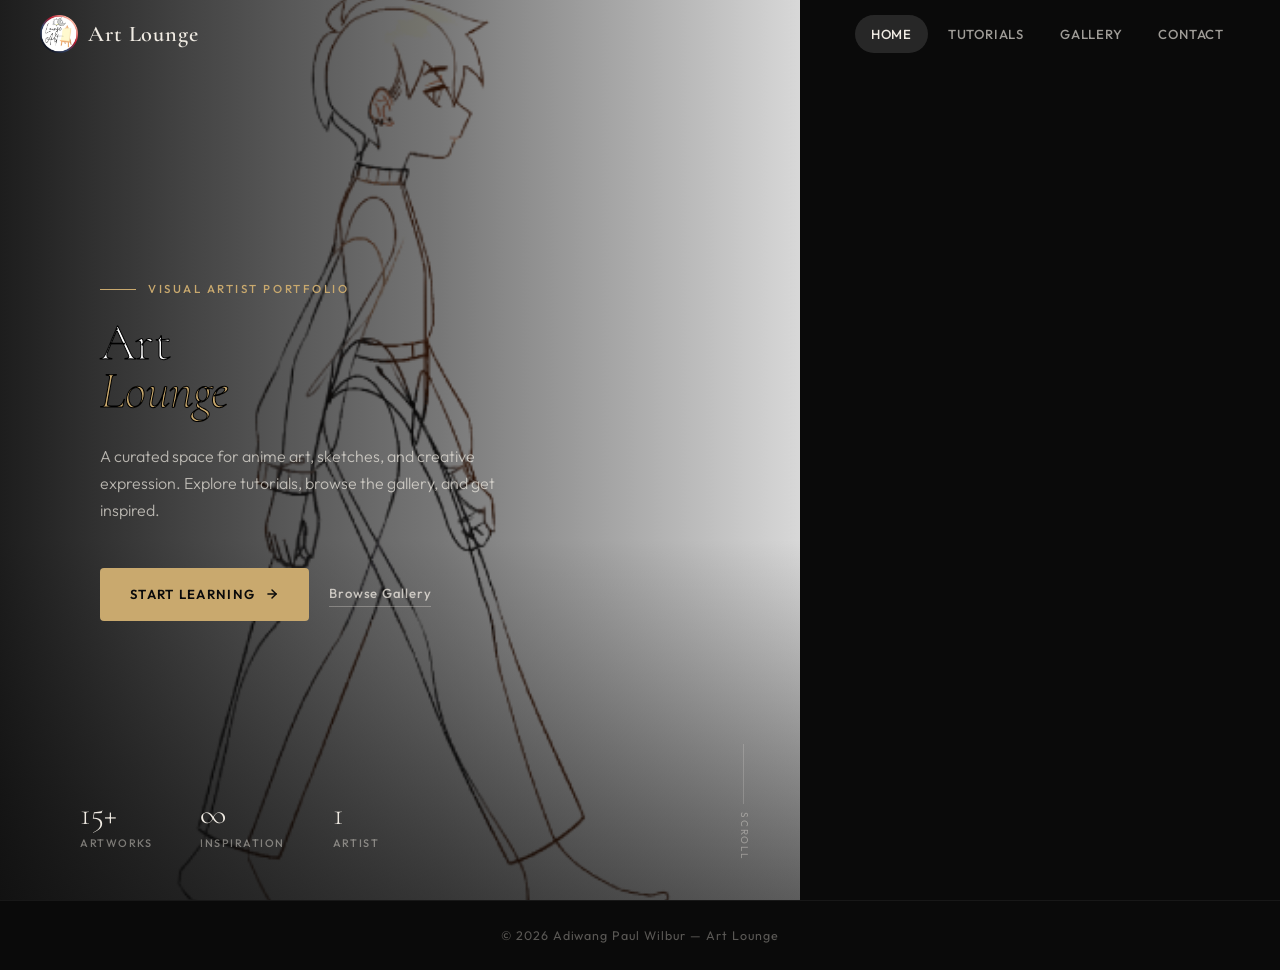
<file: index.html>
<!DOCTYPE html>
<html lang="en">
<head>
<meta charset="UTF-8">
<meta name="viewport" content="width=device-width, initial-scale=1.0">
<title>Art Lounge</title>

<link rel="preconnect" href="https://fonts.googleapis.com">
<link href="https://fonts.googleapis.com/css2?family=Cormorant+Garamond:ital,wght@0,300;0,400;0,600;1,300;1,400&family=Outfit:wght@300;400;500;600&display=swap" rel="stylesheet">
<link rel="stylesheet" href="css/style.css">

<style>
/* ── PAGE-SPECIFIC OVERRIDES & HOMEPAGE STYLES ────────────────── */


body {
  background: #0a0a0a;
  color: #f0ebe3;
  overflow-x: hidden;
  font-family: 'Outfit', sans-serif;
  animation: none; 
}

/* ── HEADER ─────────────────────────────────────────────────── */
header {
  position: fixed;
  top: 0; left: 0; right: 0;
  z-index: 100;
  height: 68px;
  display: flex;
  align-items: center;
  justify-content: space-between;
  padding: 0 40px;
  background: transparent;
  border-bottom: none;
  box-shadow: none;
  transition: background 0.4s, backdrop-filter 0.4s;
}

header.scrolled {
  background: rgba(10,10,10,0.85);
  backdrop-filter: blur(16px);
  border-bottom: 1px solid rgba(255,255,255,0.06);
}

.brand {
  display: flex;
  align-items: center;
  gap: 10px;
  text-decoration: none;
}

.brand img {
  width: 38px;
  height: 38px;
  border-radius: 10px;
  object-fit: contain;
}

.brand h1 {
  font-family: 'Cormorant Garamond', Georgia, serif;
  font-size: 1.4rem;
  font-weight: 600;
  color: #f0ebe3;
  letter-spacing: 0.04em;
}

/* ── NAV ────────────────────────────────────────────────────── */
nav ul {
  list-style: none;
  display: flex;
  gap: 4px;
}

nav a {
  font-family: 'Outfit', sans-serif;
  font-size: 0.82rem;
  font-weight: 500;
  letter-spacing: 0.06em;
  text-transform: uppercase;
  color: rgba(240,235,227,0.65);
  text-decoration: none;
  padding: 8px 16px;
  border-radius: 24px;
  transition: color 0.2s, background 0.2s;
}

nav a:hover { color: #f0ebe3; background: rgba(255,255,255,0.08); }
nav a.active { color: #f0ebe3; background: rgba(255,255,255,0.12); }

/* Hamburger */
.nav-toggle {
  display: none;
  flex-direction: column;
  gap: 5px;
  background: none;
  border: none;
  cursor: pointer;
  padding: 8px;
  transform: none !important;
  box-shadow: none !important;
}

.nav-toggle span {
  display: block;
  width: 22px;
  height: 2px;
  background: #f0ebe3;
  border-radius: 2px;
  transition: transform 0.3s, opacity 0.3s;
}

header.nav-open .nav-toggle span:nth-child(1) { transform: translateY(7px) rotate(45deg); }
header.nav-open .nav-toggle span:nth-child(2) { opacity: 0; }
header.nav-open .nav-toggle span:nth-child(3) { transform: translateY(-7px) rotate(-45deg); }

/* ── HERO SECTION ───────────────────────────────────────────── */
.hero {
  position: relative;
  width: 100%;
  height: 100vh;
  min-height: 640px;
  display: flex;
  align-items: stretch;
  overflow: hidden;
  margin: 0;
  background: none;
  box-shadow: none;
  border: none;
  text-align: left;
}

/* Background image/gif layer */
.hero-bg {
  position: absolute;
  inset: 0;
  z-index: 0;
}

.hero-bg img {
  width: 100%;
  height: 100%;
  object-fit: cover;
  display: block;
  transition: opacity 1.2s ease;
}

.hero-bg img.fade-out { opacity: 0; }

/* Gradient overlays for depth */
.hero-bg::after {
  content: '';
  position: absolute;
  inset: 0;
  background:
    linear-gradient(90deg, rgba(10,10,10,0.92) 0%, rgba(10,10,10,0.55) 55%, rgba(10,10,10,0.15) 100%),
    linear-gradient(0deg, rgba(10,10,10,0.6) 0%, transparent 40%);
}

/* Content layer */
.hero-content {
  position: relative;
  z-index: 2;
  display: flex;
  flex-direction: column;
  justify-content: center;
  padding: 0 80px;
  max-width: 680px;
}

/* Eyebrow label */
.hero-eyebrow {
  font-family: 'Outfit', sans-serif;
  font-size: 0.72rem;
  font-weight: 500;
  letter-spacing: 0.22em;
  text-transform: uppercase;
  color: #c9a96e;
  margin-bottom: 20px;
  display: flex;
  align-items: center;
  gap: 12px;
  opacity: 0;
  transform: translateY(14px);
  animation: revealUp 0.7s ease 0.2s forwards;
}

.hero-eyebrow::before {
  content: '';
  display: block;
  width: 36px;
  height: 1px;
  background: #c9a96e;
}

/* Big headline */
.hero-title {
  font-family: 'Cormorant Garamond', Georgia, serif;
  font-size: clamp(4rem, 9vw, 8rem);
  font-weight: 300;
  line-height: 0.92;
  letter-spacing: -0.01em;
  color: #f0ebe3;
  margin-bottom: 28px;
  opacity: 0;
  transform: translateY(20px);
  animation: revealUp 0.8s ease 0.35s forwards;
}

.hero-title em {
  font-style: italic;
  font-weight: 300;
  color: #c9a96e;
}

/* Tagline */
.hero-tagline {
  font-size: 1rem;
  font-weight: 300;
  color: rgba(240,235,227,0.7);
  line-height: 1.7;
  max-width: 400px;
  margin-bottom: 44px;
  opacity: 0;
  transform: translateY(14px);
  animation: revealUp 0.7s ease 0.55s forwards;
}

/* CTA row */
.hero-cta {
  display: flex;
  align-items: center;
  gap: 20px;
  flex-wrap: wrap;
  opacity: 0;
  transform: translateY(14px);
  animation: revealUp 0.7s ease 0.72s forwards;
}

.btn-primary {
  display: inline-flex;
  align-items: center;
  gap: 10px;
  background: #c9a96e;
  color: #0a0a0a;
  text-decoration: none;
  font-family: 'Outfit', sans-serif;
  font-size: 0.82rem;
  font-weight: 600;
  letter-spacing: 0.1em;
  text-transform: uppercase;
  padding: 15px 30px;
  border-radius: 4px;
  transition: background 0.25s, transform 0.2s;
}

.btn-primary:hover {
  background: #e0bf82;
  transform: translateY(-2px);
}

.btn-primary svg {
  width: 14px;
  height: 14px;
  transition: transform 0.2s;
}

.btn-primary:hover svg { transform: translateX(3px); }

.btn-ghost {
  display: inline-flex;
  align-items: center;
  gap: 8px;
  color: rgba(240,235,227,0.75);
  text-decoration: none;
  font-size: 0.82rem;
  font-weight: 500;
  letter-spacing: 0.06em;
  border-bottom: 1px solid rgba(240,235,227,0.3);
  padding-bottom: 2px;
  transition: color 0.2s, border-color 0.2s;
}

.btn-ghost:hover {
  color: #f0ebe3;
  border-color: #f0ebe3;
}

/* ── STATS STRIP ────────────────────────────────────────────── */
.hero-stats {
  position: absolute;
  bottom: 48px;
  left: 80px;
  z-index: 2;
  display: flex;
  gap: 48px;
  opacity: 0;
  animation: revealUp 0.7s ease 0.9s forwards;
}

.stat-item { text-align: left; }

.stat-num {
  font-family: 'Cormorant Garamond', Georgia, serif;
  font-size: 2rem;
  font-weight: 300;
  color: #f0ebe3;
  line-height: 1;
  margin-bottom: 4px;
}

.stat-label {
  font-size: 0.68rem;
  font-weight: 500;
  letter-spacing: 0.14em;
  text-transform: uppercase;
  color: rgba(240,235,227,0.45);
}

/* ── SCROLL INDICATOR ───────────────────────────────────────── */
.scroll-hint {
  position: absolute;
  bottom: 40px;
  right: 48px;
  z-index: 2;
  display: flex;
  flex-direction: column;
  align-items: center;
  gap: 8px;
  opacity: 0;
  animation: revealUp 0.7s ease 1.1s forwards;
}

.scroll-hint span {
  font-size: 0.62rem;
  letter-spacing: 0.18em;
  text-transform: uppercase;
  color: rgba(240,235,227,0.4);
  writing-mode: vertical-rl;
}

.scroll-line {
  width: 1px;
  height: 60px;
  background: rgba(240,235,227,0.2);
  position: relative;
  overflow: hidden;
}

.scroll-line::after {
  content: '';
  position: absolute;
  top: -100%;
  left: 0;
  width: 1px;
  height: 100%;
  background: #c9a96e;
  animation: scrollDrop 1.8s ease 1.2s infinite;
}

/* ── DECORATIVE GIFS ────────────────────────────────────────── */
.decorative-gif {
  position: fixed;
  pointer-events: none;
  z-index: 1;
  opacity: 0;
  animation: revealUp 0.8s ease 1.3s forwards;
}

.duck-gif {
  left: 2%;
  top: 50%;
  transform: translateY(-50%);
  max-width: 160px;
  filter: drop-shadow(0 8px 24px rgba(0,0,0,0.4));
}

.dragon-gif {
  right: 2%;
  top: 50%;
  transform: translateY(-50%);
  max-width: 160px;
  filter: drop-shadow(0 8px 24px rgba(0,0,0,0.4));
}

/* ── FOOTER ─────────────────────────────────────────────────── */
footer {
  background: #0a0a0a;
  color: rgba(240,235,227,0.35);
  border-top: 1px solid rgba(255,255,255,0.06);
  text-align: center;
  padding: 24px;
  font-size: 0.78rem;
  letter-spacing: 0.08em;
}

/* ── KEYFRAMES ──────────────────────────────────────────────── */
@keyframes revealUp {
  to { opacity: 1; transform: translateY(0); }
}

@keyframes scrollDrop {
  0%   { top: -100%; opacity: 1; }
  80%  { top: 100%;  opacity: 1; }
  100% { top: 100%;  opacity: 0; }
}

/* ── MOBILE ─────────────────────────────────────────────────── */
@media (max-width: 768px) {
  header { padding: 0 20px; height: 60px; }

  .nav-toggle { display: flex; }

  nav {
    display: none;
    position: absolute;
    top: 60px; left: 0; right: 0;
    background: rgba(10,10,10,0.95);
    backdrop-filter: blur(16px);
    padding: 16px 20px;
    border-bottom: 1px solid rgba(255,255,255,0.06);
  }

  nav ul { flex-direction: column; gap: 4px; }
  nav a  { display: block; padding: 12px 16px; border-radius: 10px; }

  header.nav-open nav { display: block; }

  .hero-content { padding: 0 28px; max-width: 100%; }
  .hero-title   { font-size: clamp(3.2rem, 13vw, 5rem); }

  .hero-stats { left: 28px; bottom: 90px; gap: 28px; }
  .stat-num   { font-size: 1.5rem; }

  .scroll-hint { display: none; }

  .decorative-gif { display: none; }
}

@media (max-width: 480px) {
  .hero-content { padding: 0 20px; }
  .hero-cta     { flex-direction: column; align-items: flex-start; }
  .hero-tagline { font-size: 0.9rem; }
}
</style>
</head>

<body>

<!-- ═══ HEADER ════════════════════════════════════════════════ -->
<header id="site-header">

  <div class="brand">
    <img src="images/Sketches/Logo-Art.png" alt="Art Lounge Logo"
         onerror="this.style.display='none'">
    <h1>Art Lounge</h1>
  </div>

  <nav id="main-nav">
    <ul>
      <li><a href="index.html" class="active">Home</a></li>
      <li><a href="tutorials.html">Tutorials</a></li>
      <li><a href="gallery.html">Gallery</a></li>
      <li><a href="contact.html">Contact</a></li>
    </ul>
  </nav>

  <button class="nav-toggle" aria-label="Toggle navigation" onclick="toggleNav(this)">
    <span></span><span></span><span></span>
  </button>

</header>

<!-- ═══ HERO ══════════════════════════════════════════════════ -->
<section class="hero fade-in">

  <!-- Background image layer -->
  <div class="hero-bg">
    <img id="hero-img" src="images/Backgrounds/BackgrounfGIF.gif" alt="Artwork background">
  </div>

  <!-- Text content -->
  <div class="hero-content">

    <p class="hero-eyebrow">Visual Artist Portfolio</p>

    <h1 class="hero-title">
      Art<br><em>Lounge</em>
    </h1>

    <p class="hero-tagline">
      A curated space for anime art, sketches, and creative expression. 
      Explore tutorials, browse the gallery, and get inspired.
    </p>

    <div class="hero-cta">
      <a href="tutorials.html" class="btn-primary">
        Start Learning
        <svg viewBox="0 0 24 24" fill="none" stroke="currentColor" stroke-width="2.5" stroke-linecap="round">
          <line x1="5" y1="12" x2="19" y2="12"/>
          <polyline points="12 5 19 12 12 19"/>
        </svg>
      </a>
      <a href="gallery.html" class="btn-ghost">Browse Gallery</a>
    </div>

  </div>

  <!-- Stats strip -->
  <div class="hero-stats">
    <div class="stat-item">
      <div class="stat-num">15+</div>
      <div class="stat-label">Artworks</div>
    </div>
    <div class="stat-item">
      <div class="stat-num">∞</div>
      <div class="stat-label">Inspiration</div>
    </div>
    <div class="stat-item">
      <div class="stat-num">1</div>
      <div class="stat-label">Artist</div>
    </div>
  </div>

  <!-- Scroll indicator -->
  <div class="scroll-hint">
    <div class="scroll-line"></div>
    <span>Scroll</span>
  </div>

</section>


<!-- ═══ FOOTER ════════════════════════════════════════════════ -->
<footer>
  <p>&copy; 2026 Adiwang Paul Wilbur &mdash; Art Lounge</p>
</footer>


<script>

/* ── Sticky header on scroll ─────────────────────────────── */
const header = document.getElementById('site-header');
window.addEventListener('scroll', () => {
  header.classList.toggle('scrolled', window.scrollY > 20);
}, { passive: true });

/* ── Mobile nav ──────────────────────────────────────────── */
function toggleNav(btn) {
  const open = header.classList.toggle('nav-open');
  btn.setAttribute('aria-expanded', open);
}

document.addEventListener('click', e => {
  if (!header.contains(e.target) && header.classList.contains('nav-open')) {
    header.classList.remove('nav-open');
  }
});

/* ── Hero background crossfade ───────────────────────────── */
const heroImg = document.getElementById('hero-img');
const slides  = [
  'images/Backgrounds/BackgrounfGIF.gif',
  'images/Backgrounds/Background1.jpg',
];

let idx = 0;

function nextSlide() {
  heroImg.classList.add('fade-out');
  setTimeout(() => {
    idx = (idx + 1) % slides.length;
    heroImg.src = slides[idx];
    heroImg.classList.remove('fade-out');
  }, 1200);
}

setInterval(nextSlide, 5000);

</script>

</body>
</html>
</file>
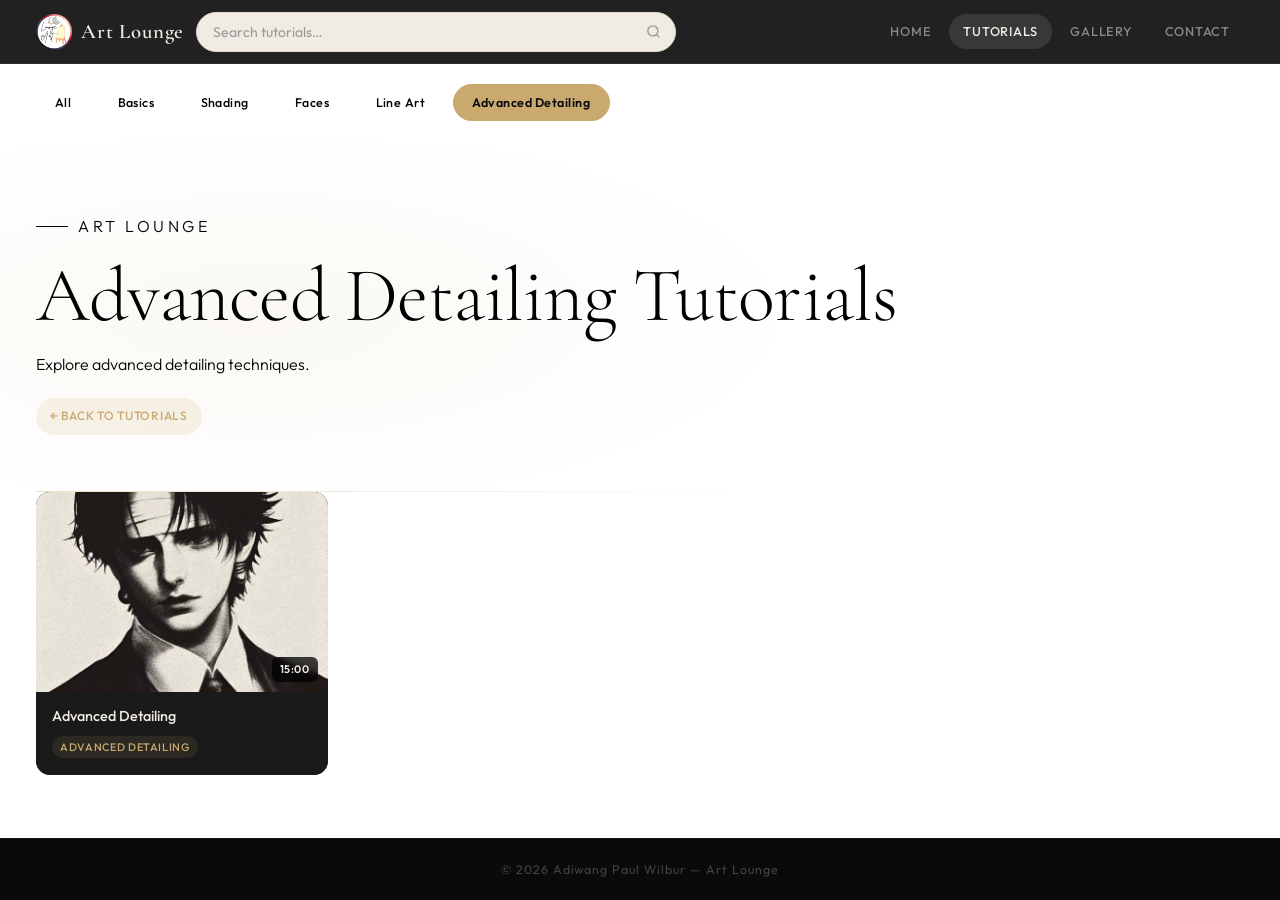
<file: advanced-detailing.html>
<!DOCTYPE html>
<html lang="en">
<head>
<meta charset="UTF-8">
<meta name="viewport" content="width=device-width, initial-scale=1.0">
<title>Advanced Detailing - Art Lounge</title>

<link rel="preconnect" href="https://fonts.googleapis.com">
<link href="https://fonts.googleapis.com/css2?family=Cormorant+Garamond:ital,wght@0,300;0,400;0,600;1,300;1,400&family=Outfit:wght@300;400;500;600&display=swap" rel="stylesheet">
<link rel="stylesheet" href="css/style.css">

<style>
/* ── BASE ───────────────────────────────────────────────────── */
*, *::before, *::after { box-sizing: border-box; margin: 0; padding: 0; }

body {
  font-family: 'Outfit', sans-serif;
  background: #0f0f0f;
  color: #f0ebe3;
  min-height: 100vh;
  display: flex;
  flex-direction: column;
  animation: none;
}

/* ── HEADER ─────────────────────────────────────────────────── */
header {
  position: sticky;
  top: 0;
  z-index: 900;
  height: 64px;
  display: flex;
  align-items: center;
  gap: 12px;
  padding: 0 36px;
  background: rgba(15,15,15,0.92);
  backdrop-filter: blur(16px);
  border-bottom: 1px solid rgba(255,255,255,0.06);
  box-shadow: none;
}

.brand {
  display: flex;
  align-items: center;
  gap: 9px;
  text-decoration: none;
  flex-shrink: 0;
}

.brand img {
  width: 36px;
  height: 36px;
  border-radius: 10px;
  object-fit: contain;
}

.brand h1 {
  font-family: 'Cormorant Garamond', Georgia, serif;
  font-size: 1.3rem;
  font-weight: 600;
  color: #f0ebe3;
  letter-spacing: 0.04em;
  white-space: nowrap;
}

/* Search */
.search-bar {
  display: flex;
  align-items: center;
  background: #f0ebe3;
  border: 1.5px solid #e0d9d0;
  border-radius: 24px;
  overflow: hidden;
  flex: 1;
  max-width: 480px;
  transition: border-color 0.2s, box-shadow 0.2s;
}

.search-bar:focus-within {
  border-color: #10162a;
  box-shadow: 0 0 0 3px rgba(26, 26, 26, 0.08);
}

.search-bar input {
  flex: 1;
  border: none;
  background: transparent;
  padding: 10px 16px;
  font-family: inherit;
  font-size: 0.875rem;
  font-weight: 400;
  color: #111;
  outline: none;
  min-width: 0;
}

.search-bar input::placeholder { color: #999; }

.search-bar button {
  background: none;
  border: none;
  padding: 10px 14px;
  cursor: pointer;
  color: #999;
  font-size: 1rem;
  display: flex;
  align-items: center;
  justify-content: center;
  border-radius: 0;
  transform: none !important;
  box-shadow: none !important;
  transition: color 0.2s;
}

.search-bar button:hover {
  color: #111;
  transform: none !important;
  box-shadow: none !important;
}

/* Nav */
nav { margin-left: auto; }

nav ul { list-style: none; display: flex; gap: 4px; }

nav a {
  font-size: 0.8rem;
  font-weight: 500;
  letter-spacing: 0.06em;
  text-transform: uppercase;
  color: rgba(240,235,227,0.5);
  text-decoration: none;
  padding: 7px 14px;
  border-radius: 24px;
  transition: color 0.2s, background 0.2s;
}

nav a:hover { color: #f0ebe3; background: rgba(255,255,255,0.07); }
nav a.active { color: #f0ebe3; background: rgba(255,255,255,0.1); }

/* Hamburger */
.nav-toggle {
  display: none;
  flex-direction: column;
  gap: 5px;
  background: none !important;
  border: none !important;
  cursor: pointer;
  padding: 8px;
  margin-left: auto;
  border-radius: 8px;
  transform: none !important;
  box-shadow: none !important;
}

.nav-toggle span {
  display: block;
  width: 22px;
  height: 2px;
  background: #f0ebe3;
  border-radius: 2px;
  transition: transform 0.3s, opacity 0.3s;
}

header.nav-open .nav-toggle span:nth-child(1) { transform: translateY(7px) rotate(45deg); }
header.nav-open .nav-toggle span:nth-child(2) { opacity: 0; }
header.nav-open .nav-toggle span:nth-child(3) { transform: translateY(-7px) rotate(-45deg); }

/* ── HERO BANNER ────────────────────────────────────────────── */
.tutorials-hero {
  position: relative;
  padding: 72px 36px 56px;
  overflow: hidden;
}

.tutorials-hero::before {
  content: '';
  position: absolute;
  inset: 0;
  background: radial-gradient(ellipse 60% 80% at 20% 50%, rgba(201,169,110,0.08) 0%, transparent 70%);
  pointer-events: none;
}

.hero-label {
  font-size: 0.7rem;
  font-weight: 500;
  letter-spacing: 0.22em;
  text-transform: uppercase;
  color: #000;
  display: flex;
  align-items: center;
  gap: 10px;
  margin-bottom: 18px;
  opacity: 0;
  animation: revealUp 0.6s ease 0.1s forwards;
}

.hero-label::before {
  content: '';
  display: block;
  width: 32px;
  height: 1px;
  background: #000;
}

.tutorials-hero h1 {
  font-family: 'Cormorant Garamond', Georgia, serif;
  font-size: clamp(2.8rem, 6vw, 5rem);
  font-weight: 300;
  line-height: 1;
  letter-spacing: -0.01em;
  color: #000;
  margin-bottom: 16px;
  opacity: 0;
  animation: revealUp 0.7s ease 0.2s forwards;
}

.tutorials-hero h1 em {
  font-style: italic;
  color: #c9a96e;
}

.tutorials-hero p {
  font-size: 1rem;
  font-weight: 300;
  color: #000;
  max-width: 480px;
  line-height: 1.7;
  opacity: 0;
  animation: revealUp 0.7s ease 0.32s forwards;
}

/* Divider line */
.hero-divider {
  height: 1px;
  background: linear-gradient(90deg, rgba(201,169,110,0.4) 0%, rgba(255,255,255,0.05) 60%, transparent 100%);
  margin: 0 36px;
}

/* ── FILTER BAR ─────────────────────────────────────────────── */
.filter-bar {
  display: flex;
  align-items: center;
  gap: 8px;
  padding: 20px 36px;
  flex-wrap: wrap;
}

.filter-link {
  background: rgba(255,255,255,0.05) !important;
  border: 1px solid rgba(255,255,255,0.08) !important;
  border-radius: 24px !important;
  padding: 7px 18px !important;
  font-family: 'Outfit', sans-serif !important;
  font-size: 0.78rem !important;
  font-weight: 500 !important;
  color: #000 !important;
  text-decoration: none !important;
  cursor: pointer !important;
  transition: all 0.2s !important;
  transform: none !important;
  box-shadow: none !important;
  letter-spacing: 0.04em;
}

.filter-link:hover {
  background: rgba(255,255,255,0.09) !important;
  color: #000 !important;
  transform: none !important;
  box-shadow: none !important;
}

.filter-link.active {
  background: #c9a96e !important;
  border-color: #c9a96e !important;
  color: #0a0a0a !important;
  font-weight: 600 !important;
}

/* ── TUTORIALS GRID ─────────────────────────────────────────── */
.tutorials-grid {
  column-count: 4;
  column-gap: 14px;
  padding: 0 36px 60px;
  /* reset conflicting styles */
  display: block;
}

/* ── TUTORIAL CARD ──────────────────────────────────────────── */
.tutorial-card {
  position: relative;
  break-inside: avoid;
  margin-bottom: 14px;
  border-radius: 14px;
  overflow: hidden;
  cursor: pointer;
  background: #1a1a1a;
  /* reset conflicting horizontal-card styles */
  display: block !important;
  gap: unset !important;
  padding: 0 !important;
  transition: transform 0.3s ease, box-shadow 0.3s ease;
  opacity: 0;
  animation: revealUp 0.6s ease forwards;
}

/* Stagger each card */
.tutorial-card:nth-child(1)  { animation-delay: 0.05s; }

/* Thumbnail */
.thumbnail-container {
  position: relative;
  width: 100% !important;
  flex-shrink: unset;
  overflow: hidden;
}

.tutorial-card img,
.thumbnail-container img {
  width: 100% !important;
  height: auto !important;
  display: block;
  border-radius: 0;
  object-fit: cover;
  transition: transform 0.4s ease, filter 0.3s ease;
  /* remove fixed heights */
  max-height: none;
}

.tutorial-card.tall img,
.tutorial-card.tall .thumbnail-container img {
  height: 320px !important;
  object-fit: cover;
}

.tutorial-card:not(.tall) img,
.tutorial-card:not(.tall) .thumbnail-container img {
  height: 200px !important;
  object-fit: cover;
}

.tutorial-card:hover img { transform: scale(1.06); filter: brightness(0.75); }

/* Golden shimmer on hover */
.tutorial-card::before {
  content: '';
  position: absolute;
  inset: 0;
  background: linear-gradient(135deg, rgba(201,169,110,0.15) 0%, transparent 60%);
  opacity: 0;
  z-index: 1;
  transition: opacity 0.3s;
  border-radius: 14px;
}

.tutorial-card:hover::before { opacity: 1; }

/* Play button */
.play-btn {
  position: absolute !important;
  top: 50% !important;
  left: 50% !important;
  transform: translate(-50%, -50%) scale(0.8) !important;
  width: 52px !important;
  height: 52px !important;
  background: rgba(201,169,110,0.9) !important;
  color: #0a0a0a !important;
  border-radius: 50% !important;
  border: none !important;
  display: flex !important;
  align-items: center !important;
  justify-content: center !important;
  font-size: 1.1rem !important;
  opacity: 0 !important;
  z-index: 2;
  box-shadow: 0 4px 20px rgba(201,169,110,0.4) !important;
  transition: opacity 0.25s, transform 0.25s !important;
  pointer-events: none;
}

.tutorial-card:hover .play-btn {
  opacity: 1 !important;
  transform: translate(-50%, -50%) scale(1) !important;
}

/* Duration badge */
.duration-badge {
  position: absolute;
  bottom: 10px;
  right: 10px;
  background: rgba(0,0,0,0.75);
  color: #f0ebe3;
  font-size: 0.68rem;
  font-weight: 600;
  letter-spacing: 0.05em;
  padding: 3px 8px;
  border-radius: 6px;
  z-index: 2;
  backdrop-filter: blur(4px);
}

/* Info area */
.tutorial-info {
  position: relative;
  padding: 14px 16px 16px;
  background: #1a1a1a;
  /* override gradient overlay from old css */
  background: #1a1a1a !important;
  border-radius: 0 0 14px 14px;
}

.tutorial-info h3 {
  font-family: 'Outfit', sans-serif;
  font-size: 0.9rem;
  font-weight: 500;
  color: #f0ebe3;
  line-height: 1.4;
  margin-bottom: 6px;
  /* not white over transparent anymore */
  text-shadow: none;
}

.tutorial-info .tag {
  display: inline-block;
  font-size: 0.68rem;
  font-weight: 500;
  letter-spacing: 0.06em;
  text-transform: uppercase;
  color: #c9a96e;
  background: rgba(201,169,110,0.1);
  padding: 2px 8px;
  border-radius: 20px;
}

/* ── NO RESULTS ─────────────────────────────────────────────── */
#no-results {
  display: none;
  flex-direction: column;
  align-items: center;
  justify-content: center;
  padding: 80px 20px;
  gap: 12px;
  color: rgba(240,235,227,0.4);
  font-size: 0.95rem;
}
#no-results.visible { display: flex; }
#no-results .nr-icon { font-size: 2.5rem; }

/* ── VIDEO MODAL ────────────────────────────────────────────── */
.video-modal {
  position: fixed;
  inset: 0;
  background: rgba(0,0,0,0.85);
  backdrop-filter: blur(8px);
  z-index: 9999;
  display: none;
  align-items: center;
  justify-content: center;
  padding: 24px;
  animation: fadeIn 0.2s ease;
}

.video-modal.open { display: flex; }

.video-content {
  position: relative;
  background: #1a1a1a;
  border: 1px solid rgba(255,255,255,0.08);
  border-radius: 20px;
  width: 100%;
  max-width: 820px;
  overflow: hidden;
  box-shadow: 0 32px 80px rgba(0,0,0,0.6);
  animation: slideUp 0.25s ease;
}

.video-content iframe {
  width: 100%;
  height: 460px;
  display: block;
  border: none;
  border-radius: 0;
}

.video-meta {
  padding: 18px 24px 20px;
  display: flex;
  align-items: center;
  gap: 12px;
}

#videoTitle {
  font-family: 'Cormorant Garamond', Georgia, serif;
  font-size: 1.2rem;
  font-weight: 400;
  color: #f0ebe3;
}

#youtubeLink {
  display: inline-flex;
  align-items: center;
  gap: 6px;
  background: #ff0000;
  color: #fff;
  text-decoration: none;
  font-size: 0.75rem;
  font-weight: 600;
  letter-spacing: 0.06em;
  text-transform: uppercase;
  padding: 8px 16px;
  border-radius: 24px;
  white-space: nowrap;
  transition: background 0.2s;
}

#youtubeLink:hover { background: #cc0000; }

/* Close */
.close-btn {
  position: absolute !important;
  top: 14px !important;
  right: 14px !important;
  z-index: 10;
  width: 36px !important;
  height: 36px !important;
  border-radius: 50% !important;
  background: rgba(255,255,255,0.1) !important;
  border: none !important;
  color: #f0ebe3 !important;
  font-size: 1rem !important;
  cursor: pointer !important;
  display: flex !important;
  align-items: center !important;
  justify-content: center !important;
  transform: none !important;
  box-shadow: none !important;
  transition: background 0.2s !important;
}

.close-btn:hover { background: rgba(255,255,255,0.18) !important; transform: none !important; }

/* ── SEARCH STATUS ──────────────────────────────────────────── */
#search-status {
  display: none;
  align-items: center;
  gap: 10px;
  padding: 8px 36px;
  font-size: 0.8rem;
  background: rgba(255,255,255,0.98);
  color: #111;
  border-bottom: 1px solid rgba(0,0,0,0.08);
}

#search-status.visible { display: flex; }

#clear-search {
  background: none !important;
  border: 1px solid rgba(0,0,0,0.14) !important;
  border-radius: 20px !important;
  padding: 3px 12px !important;
  font-size: 0.75rem !important;
  color: #111 !important;
  cursor: pointer !important;
  transform: none !important;
  box-shadow: none !important;
  transition: border-color 0.2s, color 0.2s !important;
}

#clear-search:hover {
  border-color: #111 !important;
  color: #111 !important;
  transform: none !important;
}

/* ── FOOTER ─────────────────────────────────────────────────── */
footer {
  background: #0a0a0a;
  color: rgba(240,235,227,0.25);
  border-top: 1px solid rgba(255,255,255,0.05);
  text-align: center;
  padding: 20px;
  font-size: 0.78rem;
  letter-spacing: 0.08em;
  margin-top: auto;
}

/* ── ANIMATIONS ─────────────────────────────────────────────── */
@keyframes revealUp {
  from { opacity: 0; transform: translateY(16px); }
  to   { opacity: 1; transform: translateY(0); }
}

@keyframes fadeIn {
  from { opacity: 0; }
  to   { opacity: 1; }
}

@keyframes slideUp {
  from { transform: translateY(20px); opacity: 0; }
  to   { transform: translateY(0);    opacity: 1; }
}

/* ── RESPONSIVE ─────────────────────────────────────────────── */
@media (max-width: 1100px) {
  .tutorials-grid { column-count: 3; }
}

@media (max-width: 768px) {
  header { padding: 0 16px; }

  .nav-toggle { display: flex; }

  nav {
    display: none;
    position: absolute;
    top: 64px; left: 0; right: 0;
    background: rgba(10,10,10,0.97);
    border-bottom: 1px solid rgba(255,255,255,0.06);
    padding: 12px 16px;
    backdrop-filter: blur(16px);
  }

  nav ul { flex-direction: column; gap: 4px; }
  nav a  { display: block; padding: 11px 16px; border-radius: 10px; }

  header.nav-open nav { display: block; }

  .tutorials-hero  { padding: 48px 20px 36px; }
  .hero-divider    { margin: 0 20px; }
  .tutorials-grid  { column-count: 2; padding: 0 20px 48px; }

  .video-content iframe { height: 240px; }
  .video-meta           { flex-direction: column; align-items: flex-start; }
}

@media (max-width: 480px) {
  .tutorials-grid { column-count: 1; }
}
</style>
</head>

<body class="tutorials">

<!-- ═══ HEADER ════════════════════════════════════════════════ -->
<header id="site-header">

  <div class="brand">
    <img src="images/Sketches/Logo-Art.png" alt="Art Lounge Logo"
         onerror="this.style.display='none'">
    <h1>Art Lounge</h1>
  </div>

  <form class="search-bar" onsubmit="handleSearch(event)">
    <input id="site-search" type="search" placeholder="Search tutorials…" autocomplete="off">
    <button type="submit" aria-label="Search">
      <svg width="15" height="15" viewBox="0 0 24 24" fill="none"
           stroke="currentColor" stroke-width="2.2" stroke-linecap="round">
        <circle cx="11" cy="11" r="8"/><line x1="21" y1="21" x2="16.65" y2="16.65"/>
      </svg>
    </button>
  </form>

  <nav id="main-nav">
    <ul>
      <li><a href="index.html">Home</a></li>
      <li><a href="tutorials.html" class="active">Tutorials</a></li>
      <li><a href="gallery.html">Gallery</a></li>
      <li><a href="contact.html">Contact</a></li>
    </ul>
  </nav>

  <button class="nav-toggle" aria-label="Toggle navigation" onclick="toggleNav(this)">
    <span></span><span></span><span></span>
  </button>

</header>

<!-- Search status -->
<div id="search-status">
  <span id="search-msg"></span>
  <button id="clear-search" onclick="clearSearch()">✕ Clear</button>
</div>

<!-- ═══ FILTER BAR ════════════════════════════════════════════ -->
<div class="filter-bar">
  <a href="tutorials.html" class="filter-link">All</a>
  <a href="basics.html" class="filter-link">Basics</a>
  <a href="shading.html" class="filter-link">Shading</a>
  <a href="faces.html" class="filter-link">Faces</a>
  <a href="lineart.html" class="filter-link">Line Art</a>
  <a href="advanced-detailing.html" class="filter-link active">Advanced Detailing</a>
</div>

<!-- ═══ HERO BANNER ═══════════════════════════════════════════ -->
<section class="tutorials-hero">
  <p class="hero-label">Art Lounge</p>
  <h1>Advanced Detailing Tutorials</h1>
  <p>Explore advanced detailing techniques.</p>
  <div style="margin-top: 20px;">
    <a href="tutorials.html" style="display: inline-flex; align-items: center; gap: 6px; background: rgba(201,169,110,0.15); color: #c9a96e; text-decoration: none; padding: 8px 14px; border-radius: 20px; font-size: 0.75rem; font-weight: 500; letter-spacing: 0.06em; text-transform: uppercase; transition: all 0.2s;" onmouseover="this.style.background='rgba(201,169,110,0.25)'" onmouseout="this.style.background='rgba(201,169,110,0.15)'">← Back to Tutorials</a>
  </div>
</section>

<div class="hero-divider"></div>

<!-- ═══ TUTORIALS GRID ════════════════════════════════════════ -->
<main>
<section class="tutorials-grid" id="tutorials-grid">

  <!-- CARD 8 -->
  <div class="tutorial-card" data-category="advanced-detailing"
       onclick="openVideo('placeholder8', 'Advanced Detailing')">
    <div class="thumbnail-container">
      <img src="images/Thumbnails/Thumbnail7.jpg" alt="Advanced Detailing">
      <div class="play-btn">▶</div>
      <span class="duration-badge">15:00</span>
    </div>
    <div class="tutorial-info">
      <h3>Advanced Detailing</h3>
      <span class="tag">Advanced Detailing</span>
    </div>
  </div>

</section>

<div id="no-results">
  <div class="nr-icon">🎨</div>
  <strong>No tutorials found</strong>
  <span>Try a different search term</span>
</div>

</main>

<!-- ═══ VIDEO MODAL ════════════════════════════════════════════ -->
<div class="video-modal" id="videoModal">
  <div class="video-content">

    <button class="close-btn" onclick="closeVideo()" aria-label="Close">✕</button>

    <iframe id="videoFrame" src="" allowfullscreen></iframe>

    <div class="video-meta">
      <h3 id="videoTitle"></h3>
      <a id="youtubeLink" href="#" target="_blank" rel="noopener">
        ▶ Watch on YouTube
      </a>
    </div>

  </div>
</div>

<!-- ═══ FOOTER ════════════════════════════════════════════════ -->
<footer>
  <p>&copy; 2026 Adiwang Paul Wilbur &mdash; Art Lounge</p>
</footer>

<!-- ═══ SCRIPT ════════════════════════════════════════════════ -->
<script>

/* ── Mobile nav ──────────────────────────────────────────── */
const header = document.getElementById('site-header');

function toggleNav(btn) {
  const open = header.classList.toggle('nav-open');
  btn.setAttribute('aria-expanded', open);
}

document.addEventListener('click', e => {
  if (!header.contains(e.target) && header.classList.contains('nav-open')) {
    header.classList.remove('nav-open');
  }
});

/* ── Search ──────────────────────────────────────────────── */
function handleSearch(e) {
  e.preventDefault();
  const query = document.getElementById('site-search').value.trim().toLowerCase();
  if (!query) { clearSearch(); return; }

  const cards = document.querySelectorAll('.tutorial-card');
  let visible = 0;

  cards.forEach(card => {
    const title = card.querySelector('h3')?.textContent.toLowerCase() || '';
    const tag   = card.querySelector('.tag')?.textContent.toLowerCase() || '';
    const cat   = (card.dataset.category || '').toLowerCase();
    const match = title.includes(query) || tag.includes(query) || cat.includes(query);
    card.style.display = match ? 'block' : 'none';
    if (match) visible++;
  });

  document.getElementById('search-msg').textContent =
    visible === 0
      ? 'No tutorials found. Try a different search term.'
      : `${visible} result${visible !== 1 ? 's' : ''} for "${query}"`;
  document.getElementById('search-status').classList.add('visible');
  document.getElementById('no-results').classList.remove('visible');
}

function clearSearch() {
  document.getElementById('site-search').value = '';
  document.querySelectorAll('.tutorial-card').forEach(c => c.style.display = 'block');
  document.getElementById('search-status').classList.remove('visible');
  document.getElementById('no-results').classList.remove('visible');
}

/* ── Video modal ─────────────────────────────────────────── */
function openVideo(id, title) {
  document.getElementById('videoFrame').src  = 'https://www.youtube.com/embed/' + id + '?autoplay=1';
  document.getElementById('videoTitle').textContent = title;
  document.getElementById('youtubeLink').href = 'https://www.youtube.com/watch?v=' + id;
  document.getElementById('videoModal').classList.add('open');
  document.body.style.overflow = 'hidden';
}

function closeVideo() {
  document.getElementById('videoFrame').src = '';
  document.getElementById('videoModal').classList.remove('open');
  document.body.style.overflow = 'auto';
}

document.getElementById('videoModal').addEventListener('click', e => {
  if (e.target === document.getElementById('videoModal')) closeVideo();
});

document.addEventListener('keydown', e => {
  if (e.key === 'Escape') closeVideo();
});

</script>
</body>
</html>
</file>
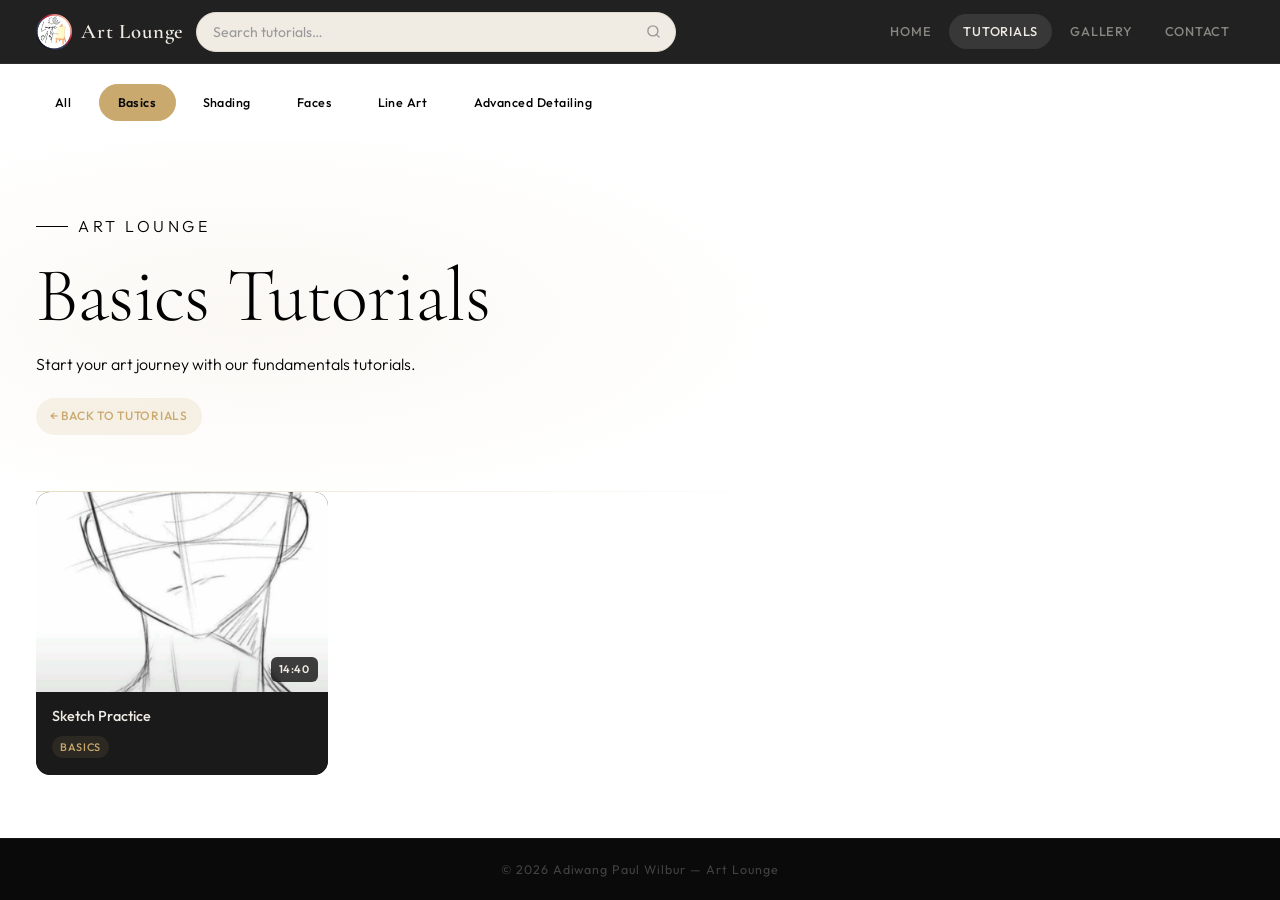
<file: basics.html>
<!DOCTYPE html>
<html lang="en">
<head>
<meta charset="UTF-8">
<meta name="viewport" content="width=device-width, initial-scale=1.0">
<title>Basics - Art Lounge</title>

<link rel="preconnect" href="https://fonts.googleapis.com">
<link href="https://fonts.googleapis.com/css2?family=Cormorant+Garamond:ital,wght@0,300;0,400;0,600;1,300;1,400&family=Outfit:wght@300;400;500;600&display=swap" rel="stylesheet">
<link rel="stylesheet" href="css/style.css">

<style>
/* ── BASE ───────────────────────────────────────────────────── */
*, *::before, *::after { box-sizing: border-box; margin: 0; padding: 0; }

body {
  font-family: 'Outfit', sans-serif;
  background: #0f0f0f;
  color: #f0ebe3;
  min-height: 100vh;
  display: flex;
  flex-direction: column;
  animation: none;
}

/* ── HEADER ─────────────────────────────────────────────────── */
header {
  position: sticky;
  top: 0;
  z-index: 900;
  height: 64px;
  display: flex;
  align-items: center;
  gap: 12px;
  padding: 0 36px;
  background: rgba(15,15,15,0.92);
  backdrop-filter: blur(16px);
  border-bottom: 1px solid rgba(255,255,255,0.06);
  box-shadow: none;
}

.brand {
  display: flex;
  align-items: center;
  gap: 9px;
  text-decoration: none;
  flex-shrink: 0;
}

.brand img {
  width: 36px;
  height: 36px;
  border-radius: 10px;
  object-fit: contain;
}

.brand h1 {
  font-family: 'Cormorant Garamond', Georgia, serif;
  font-size: 1.3rem;
  font-weight: 600;
  color: #f0ebe3;
  letter-spacing: 0.04em;
  white-space: nowrap;
}

/* Search */
.search-bar {
  display: flex;
  align-items: center;
  background: #f0ebe3;
  border: 1.5px solid #e0d9d0;
  border-radius: 24px;
  overflow: hidden;
  flex: 1;
  max-width: 480px;
  transition: border-color 0.2s, box-shadow 0.2s;
}

.search-bar:focus-within {
  border-color: #10162a;
  box-shadow: 0 0 0 3px rgba(26, 26, 26, 0.08);
}

.search-bar input {
  flex: 1;
  border: none;
  background: transparent;
  padding: 10px 16px;
  font-family: inherit;
  font-size: 0.875rem;
  font-weight: 400;
  color: #111;
  outline: none;
  min-width: 0;
}

.search-bar input::placeholder { color: #999; }

.search-bar button {
  background: none;
  border: none;
  padding: 10px 14px;
  cursor: pointer;
  color: #999;
  font-size: 1rem;
  display: flex;
  align-items: center;
  justify-content: center;
  border-radius: 0;
  transform: none !important;
  box-shadow: none !important;
  transition: color 0.2s;
}

.search-bar button:hover {
  color: #111;
  transform: none !important;
  box-shadow: none !important;
}
  box-shadow: none !important;
  transition: color 0.2s !important;
  border-radius: 0 !important;
}

.search-bar button:hover { color: #c9a96e !important; transform: none !important; }

/* Nav */
nav { margin-left: auto; }

nav ul { list-style: none; display: flex; gap: 4px; }

nav a {
  font-size: 0.8rem;
  font-weight: 500;
  letter-spacing: 0.06em;
  text-transform: uppercase;
  color: rgba(240,235,227,0.5);
  text-decoration: none;
  padding: 7px 14px;
  border-radius: 24px;
  transition: color 0.2s, background 0.2s;
}

nav a:hover { color: #f0ebe3; background: rgba(255,255,255,0.07); }
nav a.active { color: #f0ebe3; background: rgba(255,255,255,0.1); }

/* Hamburger */
.nav-toggle {
  display: none;
  flex-direction: column;
  gap: 5px;
  background: none !important;
  border: none !important;
  cursor: pointer;
  padding: 8px;
  margin-left: auto;
  border-radius: 8px;
  transform: none !important;
  box-shadow: none !important;
}

.nav-toggle span {
  display: block;
  width: 22px;
  height: 2px;
  background: #f0ebe3;
  border-radius: 2px;
  transition: transform 0.3s, opacity 0.3s;
}

header.nav-open .nav-toggle span:nth-child(1) { transform: translateY(7px) rotate(45deg); }
header.nav-open .nav-toggle span:nth-child(2) { opacity: 0; }
header.nav-open .nav-toggle span:nth-child(3) { transform: translateY(-7px) rotate(-45deg); }

/* ── HERO BANNER ────────────────────────────────────────────── */
.tutorials-hero {
  position: relative;
  padding: 72px 36px 56px;
  overflow: hidden;
}

.tutorials-hero::before {
  content: '';
  position: absolute;
  inset: 0;
  background: radial-gradient(ellipse 60% 80% at 20% 50%, rgba(201,169,110,0.08) 0%, transparent 70%);
  pointer-events: none;
}

.hero-label {
  font-size: 0.7rem;
  font-weight: 500;
  letter-spacing: 0.22em;
  text-transform: uppercase;
  color: #000;
  display: flex;
  align-items: center;
  gap: 10px;
  margin-bottom: 18px;
  opacity: 0;
  animation: revealUp 0.6s ease 0.1s forwards;
}

.hero-label::before {
  content: '';
  display: block;
  width: 32px;
  height: 1px;
  background: #000;
}

.tutorials-hero h1 {
  font-family: 'Cormorant Garamond', Georgia, serif;
  font-size: clamp(2.8rem, 6vw, 5rem);
  font-weight: 300;
  line-height: 1;
  letter-spacing: -0.01em;
  color: #000;
  margin-bottom: 16px;
  opacity: 0;
  animation: revealUp 0.7s ease 0.2s forwards;
}

.tutorials-hero h1 em {
  font-style: italic;
  color: #c9a96e;
}

.tutorials-hero p {
  font-size: 1rem;
  font-weight: 300;
  color: #000;
  max-width: 480px;
  line-height: 1.7;
  opacity: 0;
  animation: revealUp 0.7s ease 0.32s forwards;
}

/* Divider line */
.hero-divider {
  height: 1px;
  background: linear-gradient(90deg, rgba(201,169,110,0.4) 0%, rgba(255,255,255,0.05) 60%, transparent 100%);
  margin: 0 36px;
}

/* ── FILTER BAR ─────────────────────────────────────────────── */
.filter-bar {
  display: flex;
  align-items: center;
  gap: 8px;
  padding: 20px 36px;
  flex-wrap: wrap;
}

.filter-link {
  background: rgba(255,255,255,0.05) !important;
  border: 1px solid rgba(255,255,255,0.08) !important;
  border-radius: 24px !important;
  padding: 7px 18px !important;
  font-family: 'Outfit', sans-serif !important;
  font-size: 0.78rem !important;
  font-weight: 500 !important;
  color: #000 !important;
  text-decoration: none !important;
  cursor: pointer !important;
  transition: all 0.2s !important;
  transform: none !important;
  box-shadow: none !important;
  letter-spacing: 0.04em;
}

.filter-link:hover {
  background: rgba(255,255,255,0.09) !important;
  color: #000 !important;
  transform: none !important;
  box-shadow: none !important;
}

.filter-link.active {
  background: #c9a96e !important;
  border-color: #c9a96e !important;
  color: #0a0a0a !important;
  font-weight: 600 !important;
}

/* ── TUTORIALS GRID ─────────────────────────────────────────── */
.tutorials-grid {
  column-count: 4;
  column-gap: 14px;
  padding: 0 36px 60px;
  /* reset conflicting styles */
  display: block;
}

/* ── TUTORIAL CARD ──────────────────────────────────────────── */
.tutorial-card {
  position: relative;
  break-inside: avoid;
  margin-bottom: 14px;
  border-radius: 14px;
  overflow: hidden;
  cursor: pointer;
  background: #1a1a1a;
  /* reset conflicting horizontal-card styles */
  display: block !important;
  gap: unset !important;
  padding: 0 !important;
  transition: transform 0.3s ease, box-shadow 0.3s ease;
  opacity: 0;
  animation: revealUp 0.6s ease forwards;
}

/* Stagger each card */
.tutorial-card:nth-child(1)  { animation-delay: 0.05s; }

/* Thumbnail */
.thumbnail-container {
  position: relative;
  width: 100% !important;
  flex-shrink: unset;
  overflow: hidden;
}

.tutorial-card img,
.thumbnail-container img {
  width: 100% !important;
  height: auto !important;
  display: block;
  border-radius: 0;
  object-fit: cover;
  transition: transform 0.4s ease, filter 0.3s ease;
  /* remove fixed heights */
  max-height: none;
}

.tutorial-card.tall img,
.tutorial-card.tall .thumbnail-container img {
  height: 320px !important;
  object-fit: cover;
}

.tutorial-card:not(.tall) img,
.tutorial-card:not(.tall) .thumbnail-container img {
  height: 200px !important;
  object-fit: cover;
}

.tutorial-card:hover img { transform: scale(1.06); filter: brightness(0.75); }

/* Golden shimmer on hover */
.tutorial-card::before {
  content: '';
  position: absolute;
  inset: 0;
  background: linear-gradient(135deg, rgba(201,169,110,0.15) 0%, transparent 60%);
  opacity: 0;
  z-index: 1;
  transition: opacity 0.3s;
  border-radius: 14px;
}

.tutorial-card:hover::before { opacity: 1; }

/* Play button */
.play-btn {
  position: absolute !important;
  top: 50% !important;
  left: 50% !important;
  transform: translate(-50%, -50%) scale(0.8) !important;
  width: 52px !important;
  height: 52px !important;
  background: rgba(201,169,110,0.9) !important;
  color: #0a0a0a !important;
  border-radius: 50% !important;
  border: none !important;
  display: flex !important;
  align-items: center !important;
  justify-content: center !important;
  font-size: 1.1rem !important;
  opacity: 0 !important;
  z-index: 2;
  box-shadow: 0 4px 20px rgba(201,169,110,0.4) !important;
  transition: opacity 0.25s, transform 0.25s !important;
  pointer-events: none;
}

.tutorial-card:hover .play-btn {
  opacity: 1 !important;
  transform: translate(-50%, -50%) scale(1) !important;
}

/* Duration badge */
.duration-badge {
  position: absolute;
  bottom: 10px;
  right: 10px;
  background: rgba(0,0,0,0.75);
  color: #f0ebe3;
  font-size: 0.68rem;
  font-weight: 600;
  letter-spacing: 0.05em;
  padding: 3px 8px;
  border-radius: 6px;
  z-index: 2;
  backdrop-filter: blur(4px);
}

/* Info area */
.tutorial-info {
  position: relative;
  padding: 14px 16px 16px;
  background: #1a1a1a;
  /* override gradient overlay from old css */
  background: #1a1a1a !important;
  border-radius: 0 0 14px 14px;
}

.tutorial-info h3 {
  font-family: 'Outfit', sans-serif;
  font-size: 0.9rem;
  font-weight: 500;
  color: #f0ebe3;
  line-height: 1.4;
  margin-bottom: 6px;
  /* not white over transparent anymore */
  text-shadow: none;
}

.tutorial-info .tag {
  display: inline-block;
  font-size: 0.68rem;
  font-weight: 500;
  letter-spacing: 0.06em;
  text-transform: uppercase;
  color: #c9a96e;
  background: rgba(201,169,110,0.1);
  padding: 2px 8px;
  border-radius: 20px;
}

/* ── NO RESULTS ─────────────────────────────────────────────── */
#no-results {
  display: none;
  flex-direction: column;
  align-items: center;
  justify-content: center;
  padding: 80px 20px;
  gap: 12px;
  color: rgba(240,235,227,0.4);
  font-size: 0.95rem;
}
#no-results.visible { display: flex; }
#no-results .nr-icon { font-size: 2.5rem; }

/* ── VIDEO MODAL ────────────────────────────────────────────── */
.video-modal {
  position: fixed;
  inset: 0;
  background: rgba(0,0,0,0.85);
  backdrop-filter: blur(8px);
  z-index: 9999;
  display: none;
  align-items: center;
  justify-content: center;
  padding: 24px;
  animation: fadeIn 0.2s ease;
}

.video-modal.open { display: flex; }

.video-content {
  position: relative;
  background: #1a1a1a;
  border: 1px solid rgba(255,255,255,0.08);
  border-radius: 20px;
  width: 100%;
  max-width: 820px;
  overflow: hidden;
  box-shadow: 0 32px 80px rgba(0,0,0,0.6);
  animation: slideUp 0.25s ease;
}

.video-content iframe {
  width: 100%;
  height: 460px;
  display: block;
  border: none;
  border-radius: 0;
}

.video-meta {
  padding: 18px 24px 20px;
  display: flex;
  align-items: center;
  gap: 12px;
}

#videoTitle {
  font-family: 'Cormorant Garamond', Georgia, serif;
  font-size: 1.2rem;
  font-weight: 400;
  color: #f0ebe3;
}

#youtubeLink {
  display: inline-flex;
  align-items: center;
  gap: 6px;
  background: #ff0000;
  color: #fff;
  text-decoration: none;
  font-size: 0.75rem;
  font-weight: 600;
  letter-spacing: 0.06em;
  text-transform: uppercase;
  padding: 8px 16px;
  border-radius: 24px;
  white-space: nowrap;
  transition: background 0.2s;
}

#youtubeLink:hover { background: #cc0000; }

/* Close */
.close-btn {
  position: absolute !important;
  top: 14px !important;
  right: 14px !important;
  z-index: 10;
  width: 36px !important;
  height: 36px !important;
  border-radius: 50% !important;
  background: rgba(255,255,255,0.1) !important;
  border: none !important;
  color: #f0ebe3 !important;
  font-size: 1rem !important;
  cursor: pointer !important;
  display: flex !important;
  align-items: center !important;
  justify-content: center !important;
  transform: none !important;
  box-shadow: none !important;
  transition: background 0.2s !important;
}

.close-btn:hover { background: rgba(255,255,255,0.18) !important; transform: none !important; }

/* ── SEARCH STATUS ──────────────────────────────────────────── */
#search-status {
  display: none;
  align-items: center;
  gap: 10px;
  padding: 8px 36px;
  font-size: 0.8rem;
  background: rgba(255,255,255,0.98);
  color: #111;
  border-bottom: 1px solid rgba(0,0,0,0.08);
}

#search-status.visible { display: flex; }

#clear-search {
  background: none !important;
  border: 1px solid rgba(0,0,0,0.14) !important;
  border-radius: 20px !important;
  padding: 3px 12px !important;
  font-size: 0.75rem !important;
  color: #111 !important;
  cursor: pointer !important;
  transform: none !important;
  box-shadow: none !important;
  transition: border-color 0.2s, color 0.2s !important;
}

#clear-search:hover {
  border-color: #111 !important;
  color: #111 !important;
  transform: none !important;
}

/* ── FOOTER ─────────────────────────────────────────────────── */
footer {
  background: #0a0a0a;
  color: rgba(240,235,227,0.25);
  border-top: 1px solid rgba(255,255,255,0.05);
  text-align: center;
  padding: 20px;
  font-size: 0.78rem;
  letter-spacing: 0.08em;
  margin-top: auto;
}

/* ── ANIMATIONS ─────────────────────────────────────────────── */
@keyframes revealUp {
  from { opacity: 0; transform: translateY(16px); }
  to   { opacity: 1; transform: translateY(0); }
}

@keyframes fadeIn {
  from { opacity: 0; }
  to   { opacity: 1; }
}

@keyframes slideUp {
  from { transform: translateY(20px); opacity: 0; }
  to   { transform: translateY(0);    opacity: 1; }
}

/* ── RESPONSIVE ─────────────────────────────────────────────── */
@media (max-width: 1100px) {
  .tutorials-grid { column-count: 3; }
}

@media (max-width: 768px) {
  header { padding: 0 16px; }

  .nav-toggle { display: flex; }

  nav {
    display: none;
    position: absolute;
    top: 64px; left: 0; right: 0;
    background: rgba(10,10,10,0.97);
    border-bottom: 1px solid rgba(255,255,255,0.06);
    padding: 12px 16px;
    backdrop-filter: blur(16px);
  }

  nav ul { flex-direction: column; gap: 4px; }
  nav a  { display: block; padding: 11px 16px; border-radius: 10px; }

  header.nav-open nav { display: block; }

  .tutorials-hero  { padding: 48px 20px 36px; }
  .hero-divider    { margin: 0 20px; }
  .tutorials-grid  { column-count: 2; padding: 0 20px 48px; }

  .video-content iframe { height: 240px; }
  .video-meta           { flex-direction: column; align-items: flex-start; }
}

@media (max-width: 480px) {
  .tutorials-grid { column-count: 1; }
}
</style>
</head>

<body class="tutorials">

<!-- ═══ HEADER ════════════════════════════════════════════════ -->
<header id="site-header">

  <div class="brand">
    <img src="images/Sketches/Logo-Art.png" alt="Art Lounge Logo"
         onerror="this.style.display='none'">
    <h1>Art Lounge</h1>
  </div>

  <form class="search-bar" onsubmit="handleSearch(event)">
    <input id="site-search" type="search" placeholder="Search tutorials…" autocomplete="off">
    <button type="submit" aria-label="Search">
      <svg width="15" height="15" viewBox="0 0 24 24" fill="none"
           stroke="currentColor" stroke-width="2.2" stroke-linecap="round">
        <circle cx="11" cy="11" r="8"/><line x1="21" y1="21" x2="16.65" y2="16.65"/>
      </svg>
    </button>
  </form>

  <nav id="main-nav">
    <ul>
      <li><a href="index.html">Home</a></li>
      <li><a href="tutorials.html" class="active">Tutorials</a></li>
      <li><a href="gallery.html">Gallery</a></li>
      <li><a href="contact.html">Contact</a></li>
    </ul>
  </nav>

  <button class="nav-toggle" aria-label="Toggle navigation" onclick="toggleNav(this)">
    <span></span><span></span><span></span>
  </button>

</header>

<!-- Search status -->
<div id="search-status">
  <span id="search-msg"></span>
  <button id="clear-search" onclick="clearSearch()">✕ Clear</button>
</div>

<!-- ═══ FILTER BAR ════════════════════════════════════════════ -->
<div class="filter-bar">
  <a href="tutorials.html" class="filter-link">All</a>
  <a href="basics.html" class="filter-link active">Basics</a>
  <a href="shading.html" class="filter-link">Shading</a>
  <a href="faces.html" class="filter-link">Faces</a>
  <a href="lineart.html" class="filter-link">Line Art</a>
  <a href="advanced-detailing.html" class="filter-link">Advanced Detailing</a>
</div>

<!-- ═══ HERO BANNER ═══════════════════════════════════════════ -->
<section class="tutorials-hero">
  <p class="hero-label">Art Lounge</p>
  <h1>Basics Tutorials</h1>
  <p>Start your art journey with our fundamentals tutorials.</p>
  <div style="margin-top: 20px;">
    <a href="tutorials.html" style="display: inline-flex; align-items: center; gap: 6px; background: rgba(201,169,110,0.15); color: #c9a96e; text-decoration: none; padding: 8px 14px; border-radius: 20px; font-size: 0.75rem; font-weight: 500; letter-spacing: 0.06em; text-transform: uppercase; transition: all 0.2s;" onmouseover="this.style.background='rgba(201,169,110,0.25)'" onmouseout="this.style.background='rgba(201,169,110,0.15)'">← Back to Tutorials</a>
  </div>
</section>

<div class="hero-divider"></div>

<!-- ═══ TUTORIALS GRID ════════════════════════════════════════ -->
<main>
<section class="tutorials-grid" id="tutorials-grid">

  <!-- CARD 5 -->
  <div class="tutorial-card" data-category="basics"
       onclick="openVideo('wneb8vxVy6c', 'Sketch Practice')">
    <div class="thumbnail-container">
      <img src="images/Thumbnails/Thumbnail1.jpg" alt="Sketch Practice">
      <div class="play-btn">▶</div>
      <span class="duration-badge">14:40</span>
    </div>
    <div class="tutorial-info">
      <h3>Sketch Practice</h3>
      <span class="tag">Basics</span>
    </div>
  </div>

</section>

<div id="no-results">
  <div class="nr-icon">🎨</div>
  <strong>No tutorials found</strong>
  <span>Try a different search term</span>
</div>

</main>

<!-- ═══ VIDEO MODAL ════════════════════════════════════════════ -->
<div class="video-modal" id="videoModal">
  <div class="video-content">

    <button class="close-btn" onclick="closeVideo()" aria-label="Close">✕</button>

    <iframe id="videoFrame" src="" allowfullscreen></iframe>

    <div class="video-meta">
      <h3 id="videoTitle"></h3>
      <a id="youtubeLink" href="#" target="_blank" rel="noopener">
        ▶ Watch on YouTube
      </a>
    </div>

  </div>
</div>

<!-- ═══ FOOTER ════════════════════════════════════════════════ -->
<footer>
  <p>&copy; 2026 Adiwang Paul Wilbur &mdash; Art Lounge</p>
</footer>

<!-- ═══ SCRIPT ════════════════════════════════════════════════ -->
<script>

/* ── Mobile nav ──────────────────────────────────────────── */
const header = document.getElementById('site-header');

function toggleNav(btn) {
  const open = header.classList.toggle('nav-open');
  btn.setAttribute('aria-expanded', open);
}

document.addEventListener('click', e => {
  if (!header.contains(e.target) && header.classList.contains('nav-open')) {
    header.classList.remove('nav-open');
  }
});

/* ── Search ──────────────────────────────────────────────── */
function handleSearch(e) {
  e.preventDefault();
  const query = document.getElementById('site-search').value.trim().toLowerCase();
  if (!query) { clearSearch(); return; }

  const cards = document.querySelectorAll('.tutorial-card');
  let visible = 0;

  cards.forEach(card => {
    const title = card.querySelector('h3')?.textContent.toLowerCase() || '';
    const tag   = card.querySelector('.tag')?.textContent.toLowerCase() || '';
    const cat   = (card.dataset.category || '').toLowerCase();
    const match = title.includes(query) || tag.includes(query) || cat.includes(query);
    card.style.display = match ? 'block' : 'none';
    if (match) visible++;
  });

  document.getElementById('search-msg').textContent =
    visible === 0
      ? 'No tutorials found. Try a different search term.'
      : `${visible} result${visible !== 1 ? 's' : ''} for "${query}"`;
  document.getElementById('search-status').classList.add('visible');
  document.getElementById('no-results').classList.remove('visible');
}

function clearSearch() {
  document.getElementById('site-search').value = '';
  document.querySelectorAll('.tutorial-card').forEach(c => c.style.display = 'block');
  document.getElementById('search-status').classList.remove('visible');
  document.getElementById('no-results').classList.remove('visible');
}

/* ── Video modal ─────────────────────────────────────────── */
function openVideo(id, title) {
  document.getElementById('videoFrame').src  = 'https://www.youtube.com/embed/' + id + '?autoplay=1';
  document.getElementById('videoTitle').textContent = title;
  document.getElementById('youtubeLink').href = 'https://www.youtube.com/watch?v=' + id;
  document.getElementById('videoModal').classList.add('open');
  document.body.style.overflow = 'hidden';
}

function closeVideo() {
  document.getElementById('videoFrame').src = '';
  document.getElementById('videoModal').classList.remove('open');
  document.body.style.overflow = 'auto';
}

document.getElementById('videoModal').addEventListener('click', e => {
  if (e.target === document.getElementById('videoModal')) closeVideo();
});

document.addEventListener('keydown', e => {
  if (e.key === 'Escape') closeVideo();
});

</script>
</body>
</html>
</file>
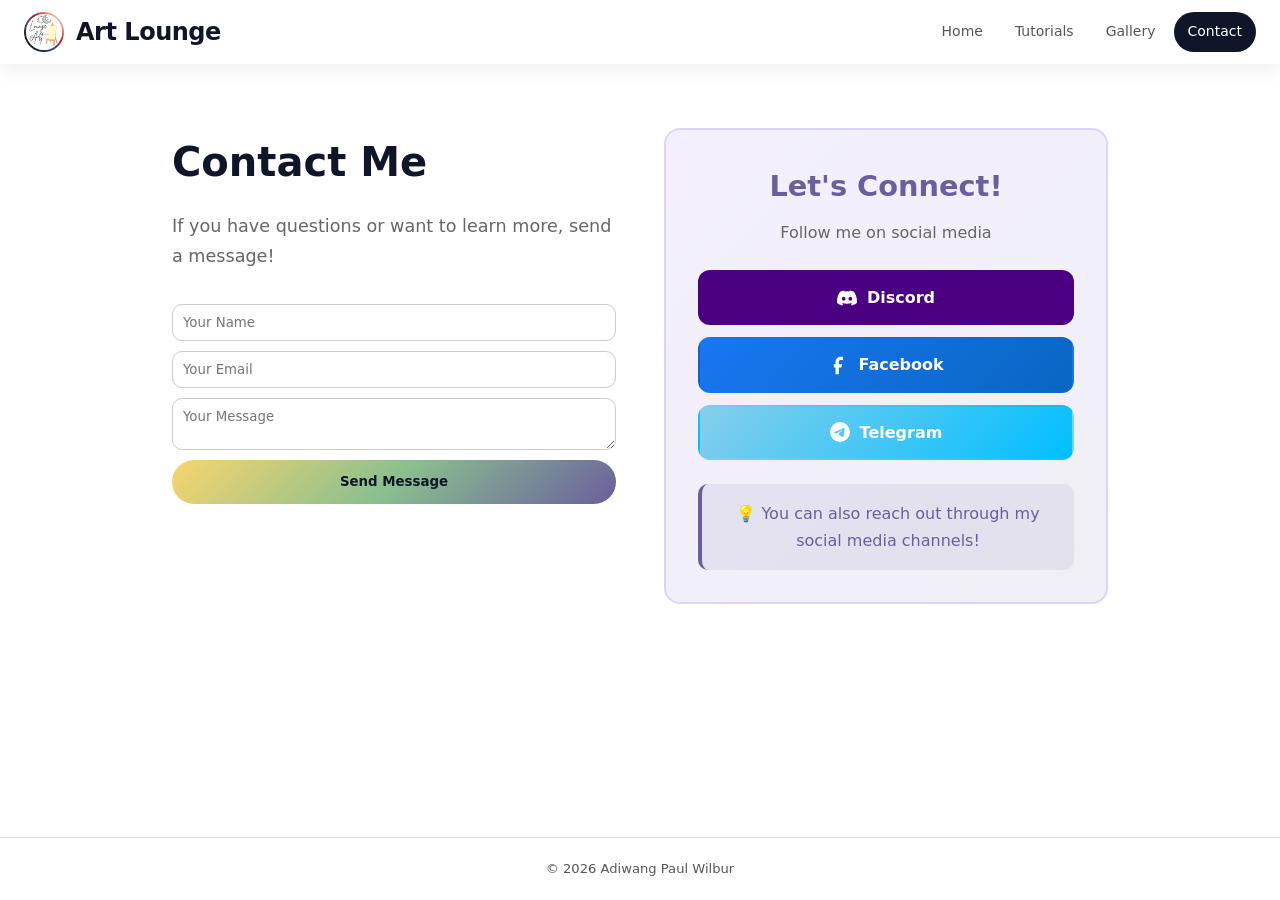
<file: contact.html>
<!DOCTYPE html>
<html lang="en">
<head>
<meta charset="UTF-8">
<meta name="viewport" content="width=device-width, initial-scale=1.0">
<title>Contact - Art Lounge</title>
<link rel="stylesheet" href="css/style.css">
</head>

<body>

<header>
    <div class="brand">
        <img src="images/Sketches/Logo-Art.png" alt="Art Lounge Logo">
        <h1>Art Lounge</h1>
    </div>

    <button class="nav-toggle" aria-label="Toggle navigation">
        <span></span>
        <span></span>
        <span></span>
    </button>

    <nav>
        <ul>
            <li><a href="index.html">Home</a></li>
            <li><a href="tutorials.html">Tutorials</a></li>
            <li><a href="gallery.html">Gallery</a></li>
            <li><a href="contact.html" class="active">Contact</a></li>
        </ul>
    </nav>
</header>

<main>

<section class="fade-in contact-wrapper">
    <div class="contact-left">
        <h2>Contact Me</h2>
        <p>If you have questions or want to learn more, send a message!</p>

        <form class="contact-form">
            <input type="text" placeholder="Your Name" required>
            <input type="email" placeholder="Your Email" required>
            <textarea placeholder="Your Message" required></textarea>
            <button type="submit">Send Message</button>
        </form>
    </div>

    <div class="contact-right">
        <div class="lets-connect">
            <h3>Let's Connect!</h3>
            <p>Follow me on social media</p>
            
            <div class="social-links">
                <a href="https://discord.com" target="_blank" rel="noopener noreferrer" class="social-icon discord" title="Discord">
                    <svg viewBox="0 0 24 24" fill="currentColor">
                        <path d="M20.317 4.37a19.791 19.791 0 0 0-4.885-1.515.074.074 0 0 0-.079.037c-.21.375-.444.864-.608 1.25a18.27 18.27 0 0 0-5.487 0 12.64 12.64 0 0 0-.617-1.25.077.077 0 0 0-.079-.037A19.736 19.736 0 0 0 3.677 4.37a.07.07 0 0 0-.032.027C.533 9.046-.32 13.58.099 18.057a.082.082 0 0 0 .031.057 19.9 19.9 0 0 0 5.993 3.03.078.078 0 0 0 .084-.028 14.09 14.09 0 0 0 1.226-1.994.076.076 0 0 0-.041-.106 13.107 13.107 0 0 1-1.872-.892.077.077 0 0 1-.008-.128 10.2 10.2 0 0 0 .372-.292.074.074 0 0 1 .077-.01c3.928 1.793 8.18 1.793 12.062 0a.074.074 0 0 1 .078.01c.12.098.246.198.373.292a.077.077 0 0 1-.006.127 12.299 12.299 0 0 1-1.873.892.077.077 0 0 0-.041.107c.36.698.772 1.362 1.225 1.993a.076.076 0 0 0 .084.028 19.839 19.839 0 0 0 6.002-3.03.077.077 0 0 0 .032-.054c.5-5.177-.838-9.674-3.549-13.66a.061.061 0 0 0-.031-.03zM8.02 15.33c-1.183 0-2.157-1.085-2.157-2.419 0-1.333.956-2.419 2.157-2.419 1.21 0 2.176 1.096 2.157 2.42 0 1.333-.956 2.418-2.157 2.418zm7.975 0c-1.183 0-2.157-1.085-2.157-2.419 0-1.333.955-2.419 2.157-2.419 1.21 0 2.176 1.096 2.157 2.42 0 1.333-.946 2.418-2.157 2.418z"/>
                    </svg>
                    Discord
                </a>
                <a href="https://facebook.com" target="_blank" rel="noopener noreferrer" class="social-icon facebook" title="Facebook">
                    <svg viewBox="0 0 24 24" fill="currentColor">
                        <path d="M18 2h-3a6 6 0 00-6 6v3H7v4h2v8h4v-8h3l1-4h-4V8a2 2 0 012-2h3z"/>
                    </svg>
                    Facebook
                </a>
                <a href="https://telegram.org" target="_blank" rel="noopener noreferrer" class="social-icon telegram" title="Telegram">
                    <svg viewBox="0 0 24 24" fill="currentColor">
                        <path d="M11.944 0A12 12 0 0 0 0 12a12 12 0 0 0 12 12 12 12 0 0 0 12-12A12 12 0 0 0 12 0a12 12 0 0 0-.056 0zm4.962 7.224c.1-.002.321.023.465.14a.506.506 0 0 1 .171.325c.016.093.036.306.02.472-.18 1.898-.962 6.502-1.36 8.627-.168.9-.499 1.201-.82 1.23-.696.065-1.225-.46-1.9-.902-1.056-.693-1.653-1.124-2.678-1.8-1.185-.78-.417-1.21.258-1.91.177-.184 3.247-2.977 3.307-3.23.007-.032.014-.15-.056-.212s-.174-.041-.249-.024c-.106.024-1.793 1.14-5.061 3.345-.48.33-.913.49-1.302.48-.428-.008-1.252-.241-1.865-.44-.752-.245-1.349-.374-1.297-.789.027-.216.325-.437.893-.663 3.498-1.524 5.83-2.529 6.998-3.014 3.332-1.386 4.025-1.627 4.476-1.635z"/>
                    </svg>
                    Telegram
                </a>
            </div>

            <div class="connect-note">
                <p>💡 You can also reach out through my social media channels!</p>
            </div>
        </div>
    </div>
</section>

</main>

<footer>
    <p>&copy; 2026 Adiwang Paul Wilbur</p>
</footer>

<script>
    const navToggle = document.querySelector('.nav-toggle');
    navToggle?.addEventListener('click', () => {
        document.querySelector('header')?.classList.toggle('nav-open');
    });

    const contactForm = document.querySelector('.contact-form');
    contactForm?.addEventListener('submit', (event) => {
        event.preventDefault();
        alert('Message has been sent! Please wait for the response. Thank you for reaching out!');
    });

    // Search UI removed from this page; contact page uses only the contact form behavior.

</script>

</body>
</html>
</file>
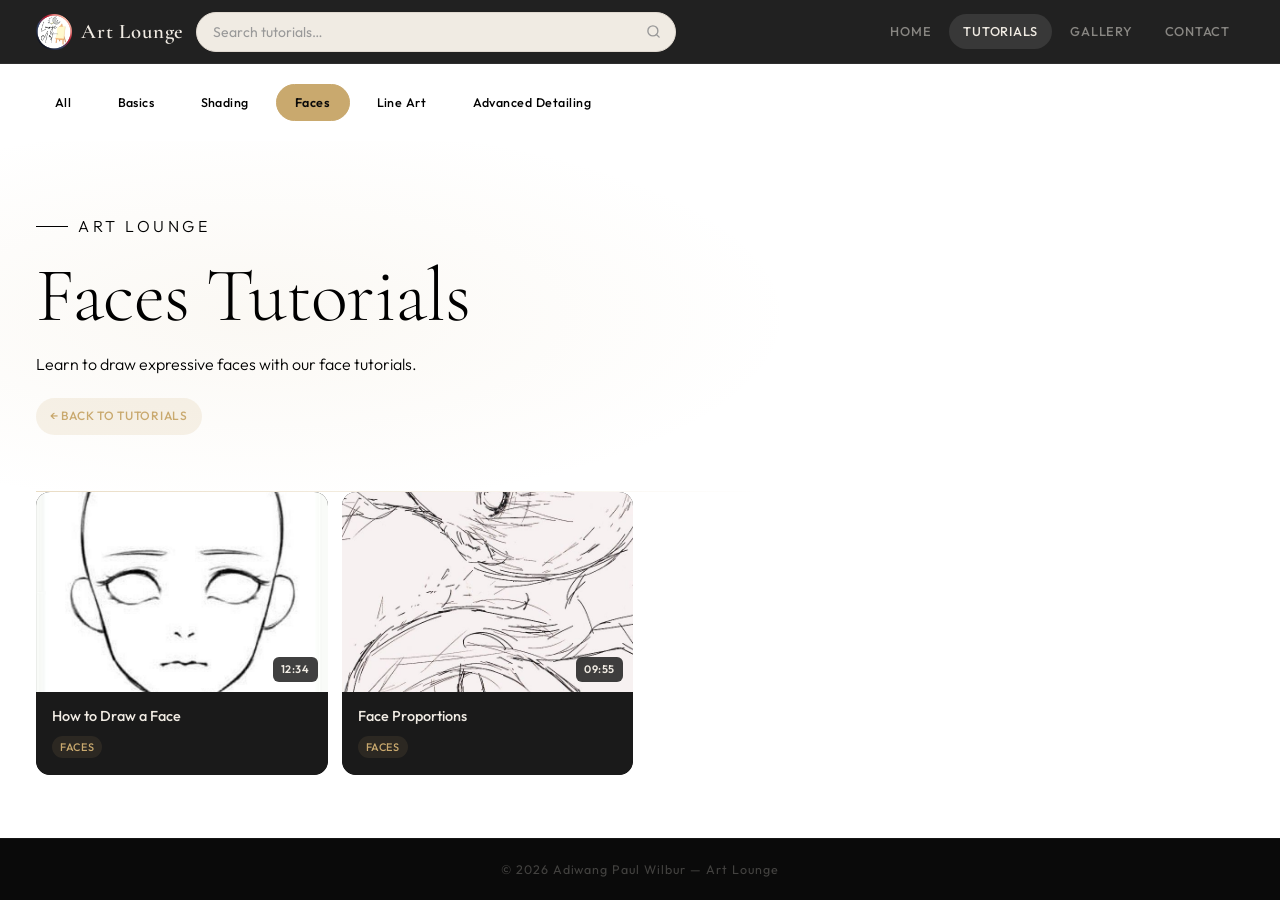
<file: faces.html>
<!DOCTYPE html>
<html lang="en">
<head>
<meta charset="UTF-8">
<meta name="viewport" content="width=device-width, initial-scale=1.0">
<title>Faces - Art Lounge</title>

<link rel="preconnect" href="https://fonts.googleapis.com">
<link href="https://fonts.googleapis.com/css2?family=Cormorant+Garamond:ital,wght@0,300;0,400;0,600;1,300;1,400&family=Outfit:wght@300;400;500;600&display=swap" rel="stylesheet">
<link rel="stylesheet" href="css/style.css">

<style>
/* ── BASE ───────────────────────────────────────────────────── */
*, *::before, *::after { box-sizing: border-box; margin: 0; padding: 0; }

body {
  font-family: 'Outfit', sans-serif;
  background: #0f0f0f;
  color: #f0ebe3;
  min-height: 100vh;
  display: flex;
  flex-direction: column;
  animation: none;
}

/* ── HEADER ─────────────────────────────────────────────────── */
header {
  position: sticky;
  top: 0;
  z-index: 900;
  height: 64px;
  display: flex;
  align-items: center;
  gap: 12px;
  padding: 0 36px;
  background: rgba(15,15,15,0.92);
  backdrop-filter: blur(16px);
  border-bottom: 1px solid rgba(255,255,255,0.06);
  box-shadow: none;
}

.brand {
  display: flex;
  align-items: center;
  gap: 9px;
  text-decoration: none;
  flex-shrink: 0;
}

.brand img {
  width: 36px;
  height: 36px;
  border-radius: 10px;
  object-fit: contain;
}

.brand h1 {
  font-family: 'Cormorant Garamond', Georgia, serif;
  font-size: 1.3rem;
  font-weight: 600;
  color: #f0ebe3;
  letter-spacing: 0.04em;
  white-space: nowrap;
}

/* Search */
.search-bar {
  display: flex;
  align-items: center;
  background: #f0ebe3;
  border: 1.5px solid #e0d9d0;
  border-radius: 24px;
  overflow: hidden;
  flex: 1;
  max-width: 480px;
  transition: border-color 0.2s, box-shadow 0.2s;
}

.search-bar:focus-within {
  border-color: #10162a;
  box-shadow: 0 0 0 3px rgba(26, 26, 26, 0.08);
}

.search-bar input {
  flex: 1;
  border: none;
  background: transparent;
  padding: 10px 16px;
  font-family: inherit;
  font-size: 0.875rem;
  font-weight: 400;
  color: #111;
  outline: none;
  min-width: 0;
}

.search-bar input::placeholder { color: #999; }

.search-bar button {
  background: none;
  border: none;
  padding: 10px 14px;
  cursor: pointer;
  color: #999;
  font-size: 1rem;
  display: flex;
  align-items: center;
  justify-content: center;
  border-radius: 0;
  transform: none !important;
  box-shadow: none !important;
  transition: color 0.2s;
}

.search-bar button:hover {
  color: #111;
  transform: none !important;
  box-shadow: none !important;
}

/* Nav */
nav { margin-left: auto; }

nav ul { list-style: none; display: flex; gap: 4px; }

nav a {
  font-size: 0.8rem;
  font-weight: 500;
  letter-spacing: 0.06em;
  text-transform: uppercase;
  color: rgba(240,235,227,0.5);
  text-decoration: none;
  padding: 7px 14px;
  border-radius: 24px;
  transition: color 0.2s, background 0.2s;
}

nav a:hover { color: #f0ebe3; background: rgba(255,255,255,0.07); }
nav a.active { color: #f0ebe3; background: rgba(255,255,255,0.1); }

/* Hamburger */
.nav-toggle {
  display: none;
  flex-direction: column;
  gap: 5px;
  background: none !important;
  border: none !important;
  cursor: pointer;
  padding: 8px;
  margin-left: auto;
  border-radius: 8px;
  transform: none !important;
  box-shadow: none !important;
}

.nav-toggle span {
  display: block;
  width: 22px;
  height: 2px;
  background: #f0ebe3;
  border-radius: 2px;
  transition: transform 0.3s, opacity 0.3s;
}

header.nav-open .nav-toggle span:nth-child(1) { transform: translateY(7px) rotate(45deg); }
header.nav-open .nav-toggle span:nth-child(2) { opacity: 0; }
header.nav-open .nav-toggle span:nth-child(3) { transform: translateY(-7px) rotate(-45deg); }

/* ── HERO BANNER ────────────────────────────────────────────── */
.tutorials-hero {
  position: relative;
  padding: 72px 36px 56px;
  overflow: hidden;
}

.tutorials-hero::before {
  content: '';
  position: absolute;
  inset: 0;
  background: radial-gradient(ellipse 60% 80% at 20% 50%, rgba(201,169,110,0.08) 0%, transparent 70%);
  pointer-events: none;
}

.hero-label {
  font-size: 0.7rem;
  font-weight: 500;
  letter-spacing: 0.22em;
  text-transform: uppercase;
  color: #000;
  display: flex;
  align-items: center;
  gap: 10px;
  margin-bottom: 18px;
  opacity: 0;
  animation: revealUp 0.6s ease 0.1s forwards;
}

.hero-label::before {
  content: '';
  display: block;
  width: 32px;
  height: 1px;
  background: #000;
}

.tutorials-hero h1 {
  font-family: 'Cormorant Garamond', Georgia, serif;
  font-size: clamp(2.8rem, 6vw, 5rem);
  font-weight: 300;
  line-height: 1;
  letter-spacing: -0.01em;
  color: #000;
  margin-bottom: 16px;
  opacity: 0;
  animation: revealUp 0.7s ease 0.2s forwards;
}

.tutorials-hero h1 em {
  font-style: italic;
  color: #c9a96e;
}

.tutorials-hero p {
  font-size: 1rem;
  font-weight: 300;
  color: #000;
  max-width: 480px;
  line-height: 1.7;
  opacity: 0;
  animation: revealUp 0.7s ease 0.32s forwards;
}

/* Divider line */
.hero-divider {
  height: 1px;
  background: linear-gradient(90deg, rgba(201,169,110,0.4) 0%, rgba(255,255,255,0.05) 60%, transparent 100%);
  margin: 0 36px;
}

/* ── FILTER BAR ─────────────────────────────────────────────── */
.filter-bar {
  display: flex;
  align-items: center;
  gap: 8px;
  padding: 20px 36px;
  flex-wrap: wrap;
}

.filter-link {
  background: rgba(255,255,255,0.05) !important;
  border: 1px solid rgba(255,255,255,0.08) !important;
  border-radius: 24px !important;
  padding: 7px 18px !important;
  font-family: 'Outfit', sans-serif !important;
  font-size: 0.78rem !important;
  font-weight: 500 !important;
  color: #000 !important;
  text-decoration: none !important;
  cursor: pointer !important;
  transition: all 0.2s !important;
  transform: none !important;
  box-shadow: none !important;
  letter-spacing: 0.04em;
}

.filter-link:hover {
  background: rgba(255,255,255,0.09) !important;
  color: #000 !important;
  transform: none !important;
  box-shadow: none !important;
}

.filter-link.active {
  background: #c9a96e !important;
  border-color: #c9a96e !important;
  color: #0a0a0a !important;
  font-weight: 600 !important;
}

/* ── TUTORIALS GRID ─────────────────────────────────────────── */
.tutorials-grid {
  column-count: 4;
  column-gap: 14px;
  padding: 0 36px 60px;
  /* reset conflicting styles */
  display: block;
}

/* ── TUTORIAL CARD ──────────────────────────────────────────── */
.tutorial-card {
  position: relative;
  break-inside: avoid;
  margin-bottom: 14px;
  border-radius: 14px;
  overflow: hidden;
  cursor: pointer;
  background: #1a1a1a;
  /* reset conflicting horizontal-card styles */
  display: block !important;
  gap: unset !important;
  padding: 0 !important;
  transition: transform 0.3s ease, box-shadow 0.3s ease;
  opacity: 0;
  animation: revealUp 0.6s ease forwards;
}

/* Stagger each card */
.tutorial-card:nth-child(1)  { animation-delay: 0.05s; }
.tutorial-card:nth-child(2)  { animation-delay: 0.10s; }

/* Thumbnail */
.thumbnail-container {
  position: relative;
  width: 100% !important;
  flex-shrink: unset;
  overflow: hidden;
}

.tutorial-card img,
.thumbnail-container img {
  width: 100% !important;
  height: auto !important;
  display: block;
  border-radius: 0;
  object-fit: cover;
  transition: transform 0.4s ease, filter 0.3s ease;
  /* remove fixed heights */
  max-height: none;
}

.tutorial-card.tall img,
.tutorial-card.tall .thumbnail-container img {
  height: 320px !important;
  object-fit: cover;
}

.tutorial-card:not(.tall) img,
.tutorial-card:not(.tall) .thumbnail-container img {
  height: 200px !important;
  object-fit: cover;
}

.tutorial-card:hover img { transform: scale(1.06); filter: brightness(0.75); }

/* Golden shimmer on hover */
.tutorial-card::before {
  content: '';
  position: absolute;
  inset: 0;
  background: linear-gradient(135deg, rgba(201,169,110,0.15) 0%, transparent 60%);
  opacity: 0;
  z-index: 1;
  transition: opacity 0.3s;
  border-radius: 14px;
}

.tutorial-card:hover::before { opacity: 1; }

/* Play button */
.play-btn {
  position: absolute !important;
  top: 50% !important;
  left: 50% !important;
  transform: translate(-50%, -50%) scale(0.8) !important;
  width: 52px !important;
  height: 52px !important;
  background: rgba(201,169,110,0.9) !important;
  color: #0a0a0a !important;
  border-radius: 50% !important;
  border: none !important;
  display: flex !important;
  align-items: center !important;
  justify-content: center !important;
  font-size: 1.1rem !important;
  opacity: 0 !important;
  z-index: 2;
  box-shadow: 0 4px 20px rgba(201,169,110,0.4) !important;
  transition: opacity 0.25s, transform 0.25s !important;
  pointer-events: none;
}

.tutorial-card:hover .play-btn {
  opacity: 1 !important;
  transform: translate(-50%, -50%) scale(1) !important;
}

/* Duration badge */
.duration-badge {
  position: absolute;
  bottom: 10px;
  right: 10px;
  background: rgba(0,0,0,0.75);
  color: #f0ebe3;
  font-size: 0.68rem;
  font-weight: 600;
  letter-spacing: 0.05em;
  padding: 3px 8px;
  border-radius: 6px;
  z-index: 2;
  backdrop-filter: blur(4px);
}

/* Info area */
.tutorial-info {
  position: relative;
  padding: 14px 16px 16px;
  background: #1a1a1a;
  /* override gradient overlay from old css */
  background: #1a1a1a !important;
  border-radius: 0 0 14px 14px;
}

.tutorial-info h3 {
  font-family: 'Outfit', sans-serif;
  font-size: 0.9rem;
  font-weight: 500;
  color: #f0ebe3;
  line-height: 1.4;
  margin-bottom: 6px;
  /* not white over transparent anymore */
  text-shadow: none;
}

.tutorial-info .tag {
  display: inline-block;
  font-size: 0.68rem;
  font-weight: 500;
  letter-spacing: 0.06em;
  text-transform: uppercase;
  color: #c9a96e;
  background: rgba(201,169,110,0.1);
  padding: 2px 8px;
  border-radius: 20px;
}

/* ── NO RESULTS ─────────────────────────────────────────────── */
#no-results {
  display: none;
  flex-direction: column;
  align-items: center;
  justify-content: center;
  padding: 80px 20px;
  gap: 12px;
  color: rgba(240,235,227,0.4);
  font-size: 0.95rem;
}
#no-results.visible { display: flex; }
#no-results .nr-icon { font-size: 2.5rem; }

/* ── VIDEO MODAL ────────────────────────────────────────────── */
.video-modal {
  position: fixed;
  inset: 0;
  background: rgba(0,0,0,0.85);
  backdrop-filter: blur(8px);
  z-index: 9999;
  display: none;
  align-items: center;
  justify-content: center;
  padding: 24px;
  animation: fadeIn 0.2s ease;
}

.video-modal.open { display: flex; }

.video-content {
  position: relative;
  background: #1a1a1a;
  border: 1px solid rgba(255,255,255,0.08);
  border-radius: 20px;
  width: 100%;
  max-width: 820px;
  overflow: hidden;
  box-shadow: 0 32px 80px rgba(0,0,0,0.6);
  animation: slideUp 0.25s ease;
}

.video-content iframe {
  width: 100%;
  height: 460px;
  display: block;
  border: none;
  border-radius: 0;
}

.video-meta {
  padding: 18px 24px 20px;
  display: flex;
  align-items: center;
  gap: 12px;
}

#videoTitle {
  font-family: 'Cormorant Garamond', Georgia, serif;
  font-size: 1.2rem;
  font-weight: 400;
  color: #f0ebe3;
}

#youtubeLink {
  display: inline-flex;
  align-items: center;
  gap: 6px;
  background: #ff0000;
  color: #fff;
  text-decoration: none;
  font-size: 0.75rem;
  font-weight: 600;
  letter-spacing: 0.06em;
  text-transform: uppercase;
  padding: 8px 16px;
  border-radius: 24px;
  white-space: nowrap;
  transition: background 0.2s;
}

#youtubeLink:hover { background: #cc0000; }

/* Close */
.close-btn {
  position: absolute !important;
  top: 14px !important;
  right: 14px !important;
  z-index: 10;
  width: 36px !important;
  height: 36px !important;
  border-radius: 50% !important;
  background: rgba(255,255,255,0.1) !important;
  border: none !important;
  color: #f0ebe3 !important;
  font-size: 1rem !important;
  cursor: pointer !important;
  display: flex !important;
  align-items: center !important;
  justify-content: center !important;
  transform: none !important;
  box-shadow: none !important;
  transition: background 0.2s !important;
}

.close-btn:hover { background: rgba(255,255,255,0.18) !important; transform: none !important; }

/* ── SEARCH STATUS ──────────────────────────────────────────── */
#search-status {
  display: none;
  align-items: center;
  gap: 10px;
  padding: 8px 36px;
  font-size: 0.8rem;
  background: rgba(255,255,255,0.98);
  color: #111;
  border-bottom: 1px solid rgba(0,0,0,0.08);
}

#search-status.visible { display: flex; }

#clear-search {
  background: none !important;
  border: 1px solid rgba(0,0,0,0.14) !important;
  border-radius: 20px !important;
  padding: 3px 12px !important;
  font-size: 0.75rem !important;
  color: #111 !important;
  cursor: pointer !important;
  transform: none !important;
  box-shadow: none !important;
  transition: border-color 0.2s, color 0.2s !important;
}

#clear-search:hover {
  border-color: #111 !important;
  color: #111 !important;
  transform: none !important;
}

/* ── FOOTER ─────────────────────────────────────────────────── */
footer {
  background: #0a0a0a;
  color: rgba(240,235,227,0.25);
  border-top: 1px solid rgba(255,255,255,0.05);
  text-align: center;
  padding: 20px;
  font-size: 0.78rem;
  letter-spacing: 0.08em;
  margin-top: auto;
}

/* ── ANIMATIONS ─────────────────────────────────────────────── */
@keyframes revealUp {
  from { opacity: 0; transform: translateY(16px); }
  to   { opacity: 1; transform: translateY(0); }
}

@keyframes fadeIn {
  from { opacity: 0; }
  to   { opacity: 1; }
}

@keyframes slideUp {
  from { transform: translateY(20px); opacity: 0; }
  to   { transform: translateY(0);    opacity: 1; }
}

/* ── RESPONSIVE ─────────────────────────────────────────────── */
@media (max-width: 1100px) {
  .tutorials-grid { column-count: 3; }
}

@media (max-width: 768px) {
  header { padding: 0 16px; }

  .nav-toggle { display: flex; }

  nav {
    display: none;
    position: absolute;
    top: 64px; left: 0; right: 0;
    background: rgba(10,10,10,0.97);
    border-bottom: 1px solid rgba(255,255,255,0.06);
    padding: 12px 16px;
    backdrop-filter: blur(16px);
  }

  nav ul { flex-direction: column; gap: 4px; }
  nav a  { display: block; padding: 11px 16px; border-radius: 10px; }

  header.nav-open nav { display: block; }

  .tutorials-hero  { padding: 48px 20px 36px; }
  .hero-divider    { margin: 0 20px; }
  .tutorials-grid  { column-count: 2; padding: 0 20px 48px; }

  .video-content iframe { height: 240px; }
  .video-meta           { flex-direction: column; align-items: flex-start; }
}

@media (max-width: 480px) {
  .tutorials-grid { column-count: 1; }
}
</style>
</head>

<body class="tutorials">

<!-- ═══ HEADER ════════════════════════════════════════════════ -->
<header id="site-header">

  <div class="brand">
    <img src="images/Sketches/Logo-Art.png" alt="Art Lounge Logo"
         onerror="this.style.display='none'">
    <h1>Art Lounge</h1>
  </div>

  <form class="search-bar" onsubmit="handleSearch(event)">
    <input id="site-search" type="search" placeholder="Search tutorials…" autocomplete="off">
    <button type="submit" aria-label="Search">
      <svg width="15" height="15" viewBox="0 0 24 24" fill="none"
           stroke="currentColor" stroke-width="2.2" stroke-linecap="round">
        <circle cx="11" cy="11" r="8"/><line x1="21" y1="21" x2="16.65" y2="16.65"/>
      </svg>
    </button>
  </form>

  <nav id="main-nav">
    <ul>
      <li><a href="index.html">Home</a></li>
      <li><a href="tutorials.html" class="active">Tutorials</a></li>
      <li><a href="gallery.html">Gallery</a></li>
      <li><a href="contact.html">Contact</a></li>
    </ul>
  </nav>

  <button class="nav-toggle" aria-label="Toggle navigation" onclick="toggleNav(this)">
    <span></span><span></span><span></span>
  </button>

</header>

<!-- Search status -->
<div id="search-status">
  <span id="search-msg"></span>
  <button id="clear-search" onclick="clearSearch()">✕ Clear</button>
</div>

<!-- ═══ FILTER BAR ════════════════════════════════════════════ -->
<div class="filter-bar">
  <a href="tutorials.html" class="filter-link">All</a>
  <a href="basics.html" class="filter-link">Basics</a>
  <a href="shading.html" class="filter-link">Shading</a>
  <a href="faces.html" class="filter-link active">Faces</a>
  <a href="lineart.html" class="filter-link">Line Art</a>
  <a href="advanced-detailing.html" class="filter-link">Advanced Detailing</a>
</div>

<!-- ═══ HERO BANNER ═══════════════════════════════════════════ -->
<section class="tutorials-hero">
  <p class="hero-label">Art Lounge</p>
  <h1>Faces Tutorials</h1>
  <p>Learn to draw expressive faces with our face tutorials.</p>
  <div style="margin-top: 20px;">
    <a href="tutorials.html" style="display: inline-flex; align-items: center; gap: 6px; background: rgba(201,169,110,0.15); color: #c9a96e; text-decoration: none; padding: 8px 14px; border-radius: 20px; font-size: 0.75rem; font-weight: 500; letter-spacing: 0.06em; text-transform: uppercase; transition: all 0.2s;" onmouseover="this.style.background='rgba(201,169,110,0.25)'" onmouseout="this.style.background='rgba(201,169,110,0.15)'">← Back to Tutorials</a>
  </div>
</section>

<div class="hero-divider"></div>

<!-- ═══ TUTORIALS GRID ════════════════════════════════════════ -->
<main>
<section class="tutorials-grid" id="tutorials-grid">

  <!-- CARD 1 -->
  <div class="tutorial-card" data-category="faces"
       onclick="openVideo('eEC-My0HKro', 'How to Draw a Face')">
    <div class="thumbnail-container">
      <img src="images/Thumbnails/Thumbnail.jpg" alt="How to Draw a Face">
      <div class="play-btn">▶</div>
      <span class="duration-badge">12:34</span>
    </div>
    <div class="tutorial-info">
      <h3>How to Draw a Face</h3>
      <span class="tag">Faces</span>
    </div>
  </div>

  <!-- CARD 3 -->
  <div class="tutorial-card" data-category="faces"
       onclick="openVideo('U0OV3ucVYuM', 'Face Proportions')">
    <div class="thumbnail-container">
      <img src="images/Thumbnails/Thumbnail2.jpg" alt="Face Proportions">
      <div class="play-btn">▶</div>
      <span class="duration-badge">09:55</span>
    </div>
    <div class="tutorial-info">
      <h3>Face Proportions</h3>
      <span class="tag">Faces</span>
    </div>
  </div>

</section>

<div id="no-results">
  <div class="nr-icon">🎨</div>
  <strong>No tutorials found</strong>
  <span>Try a different search term</span>
</div>

</main>

<!-- ═══ VIDEO MODAL ════════════════════════════════════════════ -->
<div class="video-modal" id="videoModal">
  <div class="video-content">

    <button class="close-btn" onclick="closeVideo()" aria-label="Close">✕</button>

    <iframe id="videoFrame" src="" allowfullscreen></iframe>

    <div class="video-meta">
      <h3 id="videoTitle"></h3>
      <a id="youtubeLink" href="#" target="_blank" rel="noopener">
        ▶ Watch on YouTube
      </a>
    </div>

  </div>
</div>

<!-- ═══ FOOTER ════════════════════════════════════════════════ -->
<footer>
  <p>&copy; 2026 Adiwang Paul Wilbur &mdash; Art Lounge</p>
</footer>

<!-- ═══ SCRIPT ════════════════════════════════════════════════ -->
<script>

/* ── Mobile nav ──────────────────────────────────────────── */
const header = document.getElementById('site-header');

function toggleNav(btn) {
  const open = header.classList.toggle('nav-open');
  btn.setAttribute('aria-expanded', open);
}

document.addEventListener('click', e => {
  if (!header.contains(e.target) && header.classList.contains('nav-open')) {
    header.classList.remove('nav-open');
  }
});

/* ── Search ──────────────────────────────────────────────── */
function handleSearch(e) {
  e.preventDefault();
  const query = document.getElementById('site-search').value.trim().toLowerCase();
  if (!query) { clearSearch(); return; }

  const cards = document.querySelectorAll('.tutorial-card');
  let visible = 0;

  cards.forEach(card => {
    const title = card.querySelector('h3')?.textContent.toLowerCase() || '';
    const tag   = card.querySelector('.tag')?.textContent.toLowerCase() || '';
    const cat   = (card.dataset.category || '').toLowerCase();
    const match = title.includes(query) || tag.includes(query) || cat.includes(query);
    card.style.display = match ? 'block' : 'none';
    if (match) visible++;
  });

  document.getElementById('search-msg').textContent =
    visible === 0
      ? 'No tutorials found. Try a different search term.'
      : `${visible} result${visible !== 1 ? 's' : ''} for "${query}"`;
  document.getElementById('search-status').classList.add('visible');
  document.getElementById('no-results').classList.remove('visible');
}

function clearSearch() {
  document.getElementById('site-search').value = '';
  document.querySelectorAll('.tutorial-card').forEach(c => c.style.display = 'block');
  document.getElementById('search-status').classList.remove('visible');
  document.getElementById('no-results').classList.remove('visible');
}

/* ── Video modal ─────────────────────────────────────────── */
function openVideo(id, title) {
  document.getElementById('videoFrame').src  = 'https://www.youtube.com/embed/' + id + '?autoplay=1';
  document.getElementById('videoTitle').textContent = title;
  document.getElementById('youtubeLink').href = 'https://www.youtube.com/watch?v=' + id;
  document.getElementById('videoModal').classList.add('open');
  document.body.style.overflow = 'hidden';
}

function closeVideo() {
  document.getElementById('videoFrame').src = '';
  document.getElementById('videoModal').classList.remove('open');
  document.body.style.overflow = 'auto';
}

document.getElementById('videoModal').addEventListener('click', e => {
  if (e.target === document.getElementById('videoModal')) closeVideo();
});

document.addEventListener('keydown', e => {
  if (e.key === 'Escape') closeVideo();
});

</script>
</body>
</html>
</file>
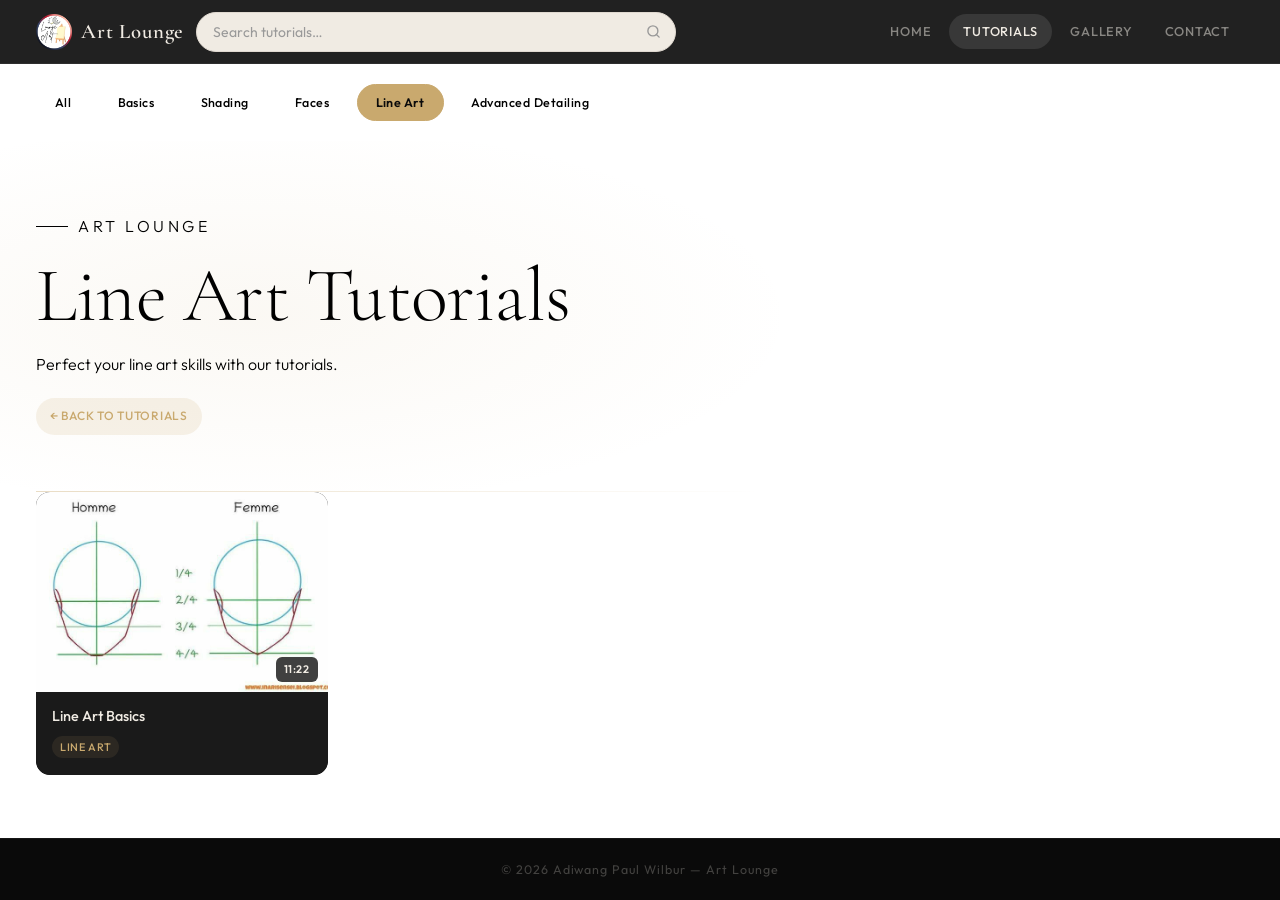
<file: lineart.html>
<!DOCTYPE html>
<html lang="en">
<head>
<meta charset="UTF-8">
<meta name="viewport" content="width=device-width, initial-scale=1.0">
<title>Line Art - Art Lounge</title>

<link rel="preconnect" href="https://fonts.googleapis.com">
<link href="https://fonts.googleapis.com/css2?family=Cormorant+Garamond:ital,wght@0,300;0,400;0,600;1,300;1,400&family=Outfit:wght@300;400;500;600&display=swap" rel="stylesheet">
<link rel="stylesheet" href="css/style.css">

<style>
/* ── BASE ───────────────────────────────────────────────────── */
*, *::before, *::after { box-sizing: border-box; margin: 0; padding: 0; }

body {
  font-family: 'Outfit', sans-serif;
  background: #0f0f0f;
  color: #f0ebe3;
  min-height: 100vh;
  display: flex;
  flex-direction: column;
  animation: none;
}

/* ── HEADER ─────────────────────────────────────────────────── */
header {
  position: sticky;
  top: 0;
  z-index: 900;
  height: 64px;
  display: flex;
  align-items: center;
  gap: 12px;
  padding: 0 36px;
  background: rgba(15,15,15,0.92);
  backdrop-filter: blur(16px);
  border-bottom: 1px solid rgba(255,255,255,0.06);
  box-shadow: none;
}

.brand {
  display: flex;
  align-items: center;
  gap: 9px;
  text-decoration: none;
  flex-shrink: 0;
}

.brand img {
  width: 36px;
  height: 36px;
  border-radius: 10px;
  object-fit: contain;
}

.brand h1 {
  font-family: 'Cormorant Garamond', Georgia, serif;
  font-size: 1.3rem;
  font-weight: 600;
  color: #f0ebe3;
  letter-spacing: 0.04em;
  white-space: nowrap;
}

/* Search */
.search-bar {
  display: flex;
  align-items: center;
  background: #f0ebe3;
  border: 1.5px solid #e0d9d0;
  border-radius: 24px;
  overflow: hidden;
  flex: 1;
  max-width: 480px;
  transition: border-color 0.2s, box-shadow 0.2s;
}

.search-bar:focus-within {
  border-color: #10162a;
  box-shadow: 0 0 0 3px rgba(26, 26, 26, 0.08);
}

.search-bar input {
  flex: 1;
  border: none;
  background: transparent;
  padding: 10px 16px;
  font-family: inherit;
  font-size: 0.875rem;
  font-weight: 400;
  color: #111;
  outline: none;
  min-width: 0;
}

.search-bar input::placeholder { color: #999; }

.search-bar button {
  background: none;
  border: none;
  padding: 10px 14px;
  cursor: pointer;
  color: #999;
  font-size: 1rem;
  display: flex;
  align-items: center;
  justify-content: center;
  border-radius: 0;
  transform: none !important;
  box-shadow: none !important;
  transition: color 0.2s;
}

.search-bar button:hover {
  color: #111;
  transform: none !important;
  box-shadow: none !important;
}
  box-shadow: none !important;
  transition: color 0.2s !important;
  border-radius: 0 !important;
}

.search-bar button:hover { color: #c9a96e !important; transform: none !important; }

/* Nav */
nav { margin-left: auto; }

nav ul { list-style: none; display: flex; gap: 4px; }

nav a {
  font-size: 0.8rem;
  font-weight: 500;
  letter-spacing: 0.06em;
  text-transform: uppercase;
  color: rgba(240,235,227,0.5);
  text-decoration: none;
  padding: 7px 14px;
  border-radius: 24px;
  transition: color 0.2s, background 0.2s;
}

nav a:hover { color: #f0ebe3; background: rgba(255,255,255,0.07); }
nav a.active { color: #f0ebe3; background: rgba(255,255,255,0.1); }

/* Hamburger */
.nav-toggle {
  display: none;
  flex-direction: column;
  gap: 5px;
  background: none !important;
  border: none !important;
  cursor: pointer;
  padding: 8px;
  margin-left: auto;
  border-radius: 8px;
  transform: none !important;
  box-shadow: none !important;
}

.nav-toggle span {
  display: block;
  width: 22px;
  height: 2px;
  background: #f0ebe3;
  border-radius: 2px;
  transition: transform 0.3s, opacity 0.3s;
}

header.nav-open .nav-toggle span:nth-child(1) { transform: translateY(7px) rotate(45deg); }
header.nav-open .nav-toggle span:nth-child(2) { opacity: 0; }
header.nav-open .nav-toggle span:nth-child(3) { transform: translateY(-7px) rotate(-45deg); }

/* ── HERO BANNER ────────────────────────────────────────────── */
.tutorials-hero {
  position: relative;
  padding: 72px 36px 56px;
  overflow: hidden;
}

.tutorials-hero::before {
  content: '';
  position: absolute;
  inset: 0;
  background: radial-gradient(ellipse 60% 80% at 20% 50%, rgba(201,169,110,0.08) 0%, transparent 70%);
  pointer-events: none;
}

.hero-label {
  font-size: 0.7rem;
  font-weight: 500;
  letter-spacing: 0.22em;
  text-transform: uppercase;
  color: #000;
  display: flex;
  align-items: center;
  gap: 10px;
  margin-bottom: 18px;
  opacity: 0;
  animation: revealUp 0.6s ease 0.1s forwards;
}

.hero-label::before {
  content: '';
  display: block;
  width: 32px;
  height: 1px;
  background: #000;
}

.tutorials-hero h1 {
  font-family: 'Cormorant Garamond', Georgia, serif;
  font-size: clamp(2.8rem, 6vw, 5rem);
  font-weight: 300;
  line-height: 1;
  letter-spacing: -0.01em;
  color: #000;
  margin-bottom: 16px;
  opacity: 0;
  animation: revealUp 0.7s ease 0.2s forwards;
}

.tutorials-hero h1 em {
  font-style: italic;
  color: #c9a96e;
}

.tutorials-hero p {
  font-size: 1rem;
  font-weight: 300;
  color: #000;
  max-width: 480px;
  line-height: 1.7;
  opacity: 0;
  animation: revealUp 0.7s ease 0.32s forwards;
}

/* Divider line */
.hero-divider {
  height: 1px;
  background: linear-gradient(90deg, rgba(201,169,110,0.4) 0%, rgba(255,255,255,0.05) 60%, transparent 100%);
  margin: 0 36px;
}

/* ── FILTER BAR ─────────────────────────────────────────────── */
.filter-bar {
  display: flex;
  align-items: center;
  gap: 8px;
  padding: 20px 36px;
  flex-wrap: wrap;
}

.filter-link {
  background: rgba(255,255,255,0.05) !important;
  border: 1px solid rgba(255,255,255,0.08) !important;
  border-radius: 24px !important;
  padding: 7px 18px !important;
  font-family: 'Outfit', sans-serif !important;
  font-size: 0.78rem !important;
  font-weight: 500 !important;
  color: #000 !important;
  text-decoration: none !important;
  cursor: pointer !important;
  transition: all 0.2s !important;
  transform: none !important;
  box-shadow: none !important;
  letter-spacing: 0.04em;
}

.filter-link:hover {
  background: rgba(255,255,255,0.09) !important;
  color: #000 !important;
  transform: none !important;
  box-shadow: none !important;
}

.filter-link.active {
  background: #c9a96e !important;
  border-color: #c9a96e !important;
  color: #0a0a0a !important;
  font-weight: 600 !important;
}

/* ── TUTORIALS GRID ─────────────────────────────────────────── */
.tutorials-grid {
  column-count: 4;
  column-gap: 14px;
  padding: 0 36px 60px;
  /* reset conflicting styles */
  display: block;
}

/* ── TUTORIAL CARD ──────────────────────────────────────────── */
.tutorial-card {
  position: relative;
  break-inside: avoid;
  margin-bottom: 14px;
  border-radius: 14px;
  overflow: hidden;
  cursor: pointer;
  background: #1a1a1a;
  /* reset conflicting horizontal-card styles */
  display: block !important;
  gap: unset !important;
  padding: 0 !important;
  transition: transform 0.3s ease, box-shadow 0.3s ease;
  opacity: 0;
  animation: revealUp 0.6s ease forwards;
}

/* Stagger each card */
.tutorial-card:nth-child(1)  { animation-delay: 0.05s; }

/* Thumbnail */
.thumbnail-container {
  position: relative;
  width: 100% !important;
  flex-shrink: unset;
  overflow: hidden;
}

.tutorial-card img,
.thumbnail-container img {
  width: 100% !important;
  height: auto !important;
  display: block;
  border-radius: 0;
  object-fit: cover;
  transition: transform 0.4s ease, filter 0.3s ease;
  /* remove fixed heights */
  max-height: none;
}

.tutorial-card.tall img,
.tutorial-card.tall .thumbnail-container img {
  height: 320px !important;
  object-fit: cover;
}

.tutorial-card:not(.tall) img,
.tutorial-card:not(.tall) .thumbnail-container img {
  height: 200px !important;
  object-fit: cover;
}

.tutorial-card:hover img { transform: scale(1.06); filter: brightness(0.75); }

/* Golden shimmer on hover */
.tutorial-card::before {
  content: '';
  position: absolute;
  inset: 0;
  background: linear-gradient(135deg, rgba(201,169,110,0.15) 0%, transparent 60%);
  opacity: 0;
  z-index: 1;
  transition: opacity 0.3s;
  border-radius: 14px;
}

.tutorial-card:hover::before { opacity: 1; }

/* Play button */
.play-btn {
  position: absolute !important;
  top: 50% !important;
  left: 50% !important;
  transform: translate(-50%, -50%) scale(0.8) !important;
  width: 52px !important;
  height: 52px !important;
  background: rgba(201,169,110,0.9) !important;
  color: #0a0a0a !important;
  border-radius: 50% !important;
  border: none !important;
  display: flex !important;
  align-items: center !important;
  justify-content: center !important;
  font-size: 1.1rem !important;
  opacity: 0 !important;
  z-index: 2;
  box-shadow: 0 4px 20px rgba(201,169,110,0.4) !important;
  transition: opacity 0.25s, transform 0.25s !important;
  pointer-events: none;
}

.tutorial-card:hover .play-btn {
  opacity: 1 !important;
  transform: translate(-50%, -50%) scale(1) !important;
}

/* Duration badge */
.duration-badge {
  position: absolute;
  bottom: 10px;
  right: 10px;
  background: rgba(0,0,0,0.75);
  color: #f0ebe3;
  font-size: 0.68rem;
  font-weight: 600;
  letter-spacing: 0.05em;
  padding: 3px 8px;
  border-radius: 6px;
  z-index: 2;
  backdrop-filter: blur(4px);
}

/* Info area */
.tutorial-info {
  position: relative;
  padding: 14px 16px 16px;
  background: #1a1a1a;
  /* override gradient overlay from old css */
  background: #1a1a1a !important;
  border-radius: 0 0 14px 14px;
}

.tutorial-info h3 {
  font-family: 'Outfit', sans-serif;
  font-size: 0.9rem;
  font-weight: 500;
  color: #f0ebe3;
  line-height: 1.4;
  margin-bottom: 6px;
  /* not white over transparent anymore */
  text-shadow: none;
}

.tutorial-info .tag {
  display: inline-block;
  font-size: 0.68rem;
  font-weight: 500;
  letter-spacing: 0.06em;
  text-transform: uppercase;
  color: #c9a96e;
  background: rgba(201,169,110,0.1);
  padding: 2px 8px;
  border-radius: 20px;
}

/* ── NO RESULTS ─────────────────────────────────────────────── */
#no-results {
  display: none;
  flex-direction: column;
  align-items: center;
  justify-content: center;
  padding: 80px 20px;
  gap: 12px;
  color: rgba(240,235,227,0.4);
  font-size: 0.95rem;
}
#no-results.visible { display: flex; }
#no-results .nr-icon { font-size: 2.5rem; }

/* ── VIDEO MODAL ────────────────────────────────────────────── */
.video-modal {
  position: fixed;
  inset: 0;
  background: rgba(0,0,0,0.85);
  backdrop-filter: blur(8px);
  z-index: 9999;
  display: none;
  align-items: center;
  justify-content: center;
  padding: 24px;
  animation: fadeIn 0.2s ease;
}

.video-modal.open { display: flex; }

.video-content {
  position: relative;
  background: #1a1a1a;
  border: 1px solid rgba(255,255,255,0.08);
  border-radius: 20px;
  width: 100%;
  max-width: 820px;
  overflow: hidden;
  box-shadow: 0 32px 80px rgba(0,0,0,0.6);
  animation: slideUp 0.25s ease;
}

.video-content iframe {
  width: 100%;
  height: 460px;
  display: block;
  border: none;
  border-radius: 0;
}

.video-meta {
  padding: 18px 24px 20px;
  display: flex;
  align-items: center;
  gap: 12px;
}

#videoTitle {
  font-family: 'Cormorant Garamond', Georgia, serif;
  font-size: 1.2rem;
  font-weight: 400;
  color: #f0ebe3;
}

#youtubeLink {
  display: inline-flex;
  align-items: center;
  gap: 6px;
  background: #ff0000;
  color: #fff;
  text-decoration: none;
  font-size: 0.75rem;
  font-weight: 600;
  letter-spacing: 0.06em;
  text-transform: uppercase;
  padding: 8px 16px;
  border-radius: 24px;
  white-space: nowrap;
  transition: background 0.2s;
}

#youtubeLink:hover { background: #cc0000; }

/* Close */
.close-btn {
  position: absolute !important;
  top: 14px !important;
  right: 14px !important;
  z-index: 10;
  width: 36px !important;
  height: 36px !important;
  border-radius: 50% !important;
  background: rgba(255,255,255,0.1) !important;
  border: none !important;
  color: #f0ebe3 !important;
  font-size: 1rem !important;
  cursor: pointer !important;
  display: flex !important;
  align-items: center !important;
  justify-content: center !important;
  transform: none !important;
  box-shadow: none !important;
  transition: background 0.2s !important;
}

.close-btn:hover { background: rgba(255,255,255,0.18) !important; transform: none !important; }

/* ── SEARCH STATUS ──────────────────────────────────────────── */
#search-status {
  display: none;
  align-items: center;
  gap: 10px;
  padding: 8px 36px;
  font-size: 0.8rem;
  background: rgba(255,255,255,0.98);
  color: #111;
  border-bottom: 1px solid rgba(0,0,0,0.08);
}

#search-status.visible { display: flex; }

#clear-search {
  background: none !important;
  border: 1px solid rgba(0,0,0,0.14) !important;
  border-radius: 20px !important;
  padding: 3px 12px !important;
  font-size: 0.75rem !important;
  color: #111 !important;
  cursor: pointer !important;
  transform: none !important;
  box-shadow: none !important;
  transition: border-color 0.2s, color 0.2s !important;
}

#clear-search:hover {
  border-color: #111 !important;
  color: #111 !important;
  transform: none !important;
}

/* ── FOOTER ─────────────────────────────────────────────────── */
footer {
  background: #0a0a0a;
  color: rgba(240,235,227,0.25);
  border-top: 1px solid rgba(255,255,255,0.05);
  text-align: center;
  padding: 20px;
  font-size: 0.78rem;
  letter-spacing: 0.08em;
  margin-top: auto;
}

/* ── ANIMATIONS ─────────────────────────────────────────────── */
@keyframes revealUp {
  from { opacity: 0; transform: translateY(16px); }
  to   { opacity: 1; transform: translateY(0); }
}

@keyframes fadeIn {
  from { opacity: 0; }
  to   { opacity: 1; }
}

@keyframes slideUp {
  from { transform: translateY(20px); opacity: 0; }
  to   { transform: translateY(0);    opacity: 1; }
}

/* ── RESPONSIVE ─────────────────────────────────────────────── */
@media (max-width: 1100px) {
  .tutorials-grid { column-count: 3; }
}

@media (max-width: 768px) {
  header { padding: 0 16px; }

  .nav-toggle { display: flex; }

  nav {
    display: none;
    position: absolute;
    top: 64px; left: 0; right: 0;
    background: rgba(10,10,10,0.97);
    border-bottom: 1px solid rgba(255,255,255,0.06);
    padding: 12px 16px;
    backdrop-filter: blur(16px);
  }

  nav ul { flex-direction: column; gap: 4px; }
  nav a  { display: block; padding: 11px 16px; border-radius: 10px; }

  header.nav-open nav { display: block; }

  .tutorials-hero  { padding: 48px 20px 36px; }
  .hero-divider    { margin: 0 20px; }
  .tutorials-grid  { column-count: 2; padding: 0 20px 48px; }

  .video-content iframe { height: 240px; }
  .video-meta           { flex-direction: column; align-items: flex-start; }
}

@media (max-width: 480px) {
  .tutorials-grid { column-count: 1; }
}
</style>
</head>

<body class="tutorials">

<!-- ═══ HEADER ════════════════════════════════════════════════ -->
<header id="site-header">

  <div class="brand">
    <img src="images/Sketches/Logo-Art.png" alt="Art Lounge Logo"
         onerror="this.style.display='none'">
    <h1>Art Lounge</h1>
  </div>

  <form class="search-bar" onsubmit="handleSearch(event)">
    <input id="site-search" type="search" placeholder="Search tutorials…" autocomplete="off">
    <button type="submit" aria-label="Search">
      <svg width="15" height="15" viewBox="0 0 24 24" fill="none"
           stroke="currentColor" stroke-width="2.2" stroke-linecap="round">
        <circle cx="11" cy="11" r="8"/><line x1="21" y1="21" x2="16.65" y2="16.65"/>
      </svg>
    </button>
  </form>

  <nav id="main-nav">
    <ul>
      <li><a href="index.html">Home</a></li>
      <li><a href="tutorials.html" class="active">Tutorials</a></li>
      <li><a href="gallery.html">Gallery</a></li>
      <li><a href="contact.html">Contact</a></li>
    </ul>
  </nav>

  <button class="nav-toggle" aria-label="Toggle navigation" onclick="toggleNav(this)">
    <span></span><span></span><span></span>
  </button>

</header>

<!-- Search status -->
<div id="search-status">
  <span id="search-msg"></span>
  <button id="clear-search" onclick="clearSearch()">✕ Clear</button>
</div>

<!-- ═══ FILTER BAR ════════════════════════════════════════════ -->
<div class="filter-bar">
  <a href="tutorials.html" class="filter-link">All</a>
  <a href="basics.html" class="filter-link">Basics</a>
  <a href="shading.html" class="filter-link">Shading</a>
  <a href="faces.html" class="filter-link">Faces</a>
  <a href="lineart.html" class="filter-link active">Line Art</a>
  <a href="advanced-detailing.html" class="filter-link">Advanced Detailing</a>
</div>

<!-- ═══ HERO BANNER ═══════════════════════════════════════════ -->
<section class="tutorials-hero">
  <p class="hero-label">Art Lounge</p>
  <h1>Line Art Tutorials</h1>
  <p>Perfect your line art skills with our tutorials.</p>
  <div style="margin-top: 20px;">
    <a href="tutorials.html" style="display: inline-flex; align-items: center; gap: 6px; background: rgba(201,169,110,0.15); color: #c9a96e; text-decoration: none; padding: 8px 14px; border-radius: 20px; font-size: 0.75rem; font-weight: 500; letter-spacing: 0.06em; text-transform: uppercase; transition: all 0.2s;" onmouseover="this.style.background='rgba(201,169,110,0.25)'" onmouseout="this.style.background='rgba(201,169,110,0.15)'">← Back to Tutorials</a>
  </div>
</section>

<div class="hero-divider"></div>

<!-- ═══ TUTORIALS GRID ════════════════════════════════════════ -->
<main>
<section class="tutorials-grid" id="tutorials-grid">

  <!-- CARD 7 -->
  <div class="tutorial-card" data-category="lineart"
       onclick="openVideo('O61NED7VZIc', 'Line Art Basics')">
    <div class="thumbnail-container">
      <img src="images/Thumbnails/Thumbnail3.jpg" alt="Line Art Basics">
      <div class="play-btn">▶</div>
      <span class="duration-badge">11:22</span>
    </div>
    <div class="tutorial-info">
      <h3>Line Art Basics</h3>
      <span class="tag">Line Art</span>
    </div>
  </div>

</section>

<div id="no-results">
  <div class="nr-icon">🎨</div>
  <strong>No tutorials found</strong>
  <span>Try a different search term</span>
</div>

</main>

<!-- ═══ VIDEO MODAL ════════════════════════════════════════════ -->
<div class="video-modal" id="videoModal">
  <div class="video-content">

    <button class="close-btn" onclick="closeVideo()" aria-label="Close">✕</button>

    <iframe id="videoFrame" src="" allowfullscreen></iframe>

    <div class="video-meta">
      <h3 id="videoTitle"></h3>
      <a id="youtubeLink" href="#" target="_blank" rel="noopener">
        ▶ Watch on YouTube
      </a>
    </div>

  </div>
</div>

<!-- ═══ FOOTER ════════════════════════════════════════════════ -->
<footer>
  <p>&copy; 2026 Adiwang Paul Wilbur &mdash; Art Lounge</p>
</footer>

<!-- ═══ SCRIPT ════════════════════════════════════════════════ -->
<script>

/* ── Mobile nav ──────────────────────────────────────────── */
const header = document.getElementById('site-header');

function toggleNav(btn) {
  const open = header.classList.toggle('nav-open');
  btn.setAttribute('aria-expanded', open);
}

document.addEventListener('click', e => {
  if (!header.contains(e.target) && header.classList.contains('nav-open')) {
    header.classList.remove('nav-open');
  }
});

/* ── Search ──────────────────────────────────────────────── */
function handleSearch(e) {
  e.preventDefault();
  const query = document.getElementById('site-search').value.trim().toLowerCase();
  if (!query) { clearSearch(); return; }

  const cards = document.querySelectorAll('.tutorial-card');
  let visible = 0;

  cards.forEach(card => {
    const title = card.querySelector('h3')?.textContent.toLowerCase() || '';
    const tag   = card.querySelector('.tag')?.textContent.toLowerCase() || '';
    const cat   = (card.dataset.category || '').toLowerCase();
    const match = title.includes(query) || tag.includes(query) || cat.includes(query);
    card.style.display = match ? 'block' : 'none';
    if (match) visible++;
  });

  document.getElementById('search-msg').textContent =
    visible === 0
      ? 'No tutorials found. Try a different search term.'
      : `${visible} result${visible !== 1 ? 's' : ''} for "${query}"`;
  document.getElementById('search-status').classList.add('visible');
  document.getElementById('no-results').classList.remove('visible');
}

function clearSearch() {
  document.getElementById('site-search').value = '';
  document.querySelectorAll('.tutorial-card').forEach(c => c.style.display = 'block');
  document.getElementById('search-status').classList.remove('visible');
  document.getElementById('no-results').classList.remove('visible');
}

/* ── Video modal ─────────────────────────────────────────── */
function openVideo(id, title) {
  document.getElementById('videoFrame').src  = 'https://www.youtube.com/embed/' + id + '?autoplay=1';
  document.getElementById('videoTitle').textContent = title;
  document.getElementById('youtubeLink').href = 'https://www.youtube.com/watch?v=' + id;
  document.getElementById('videoModal').classList.add('open');
  document.body.style.overflow = 'hidden';
}

function closeVideo() {
  document.getElementById('videoFrame').src = '';
  document.getElementById('videoModal').classList.remove('open');
  document.body.style.overflow = 'auto';
}

document.getElementById('videoModal').addEventListener('click', e => {
  if (e.target === document.getElementById('videoModal')) closeVideo();
});

document.addEventListener('keydown', e => {
  if (e.key === 'Escape') closeVideo();
});

</script>
</body>
</html>
</file>
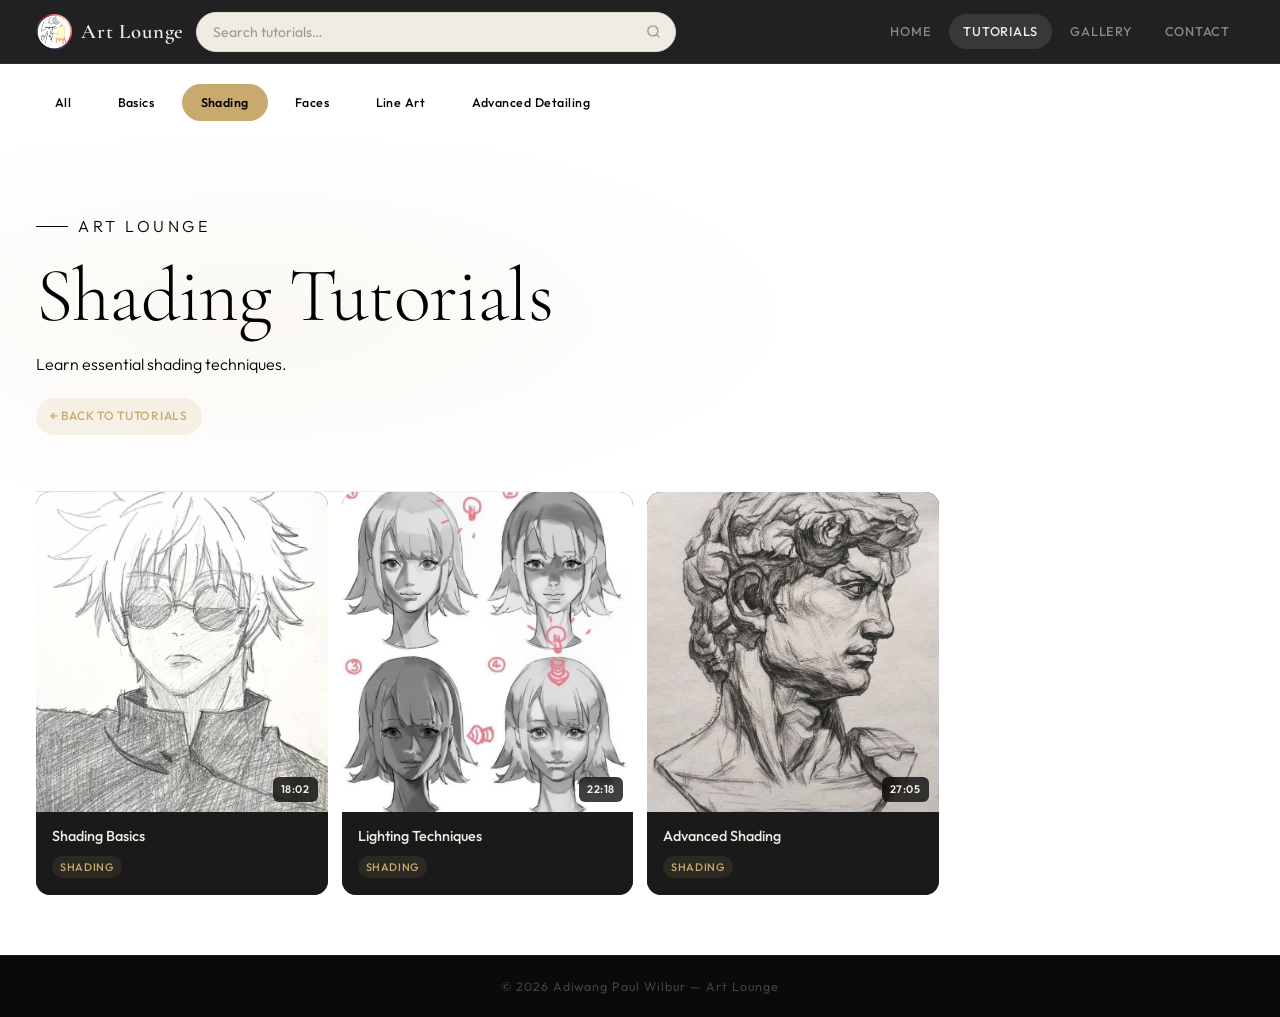
<file: shading.html>
<!DOCTYPE html>
<html lang="en">
<head>
<meta charset="UTF-8">
<meta name="viewport" content="width=device-width, initial-scale=1.0">
<title>Shading - Art Lounge</title>

<link rel="preconnect" href="https://fonts.googleapis.com">
<link href="https://fonts.googleapis.com/css2?family=Cormorant+Garamond:ital,wght@0,300;0,400;0,600;1,300;1,400&family=Outfit:wght@300;400;500;600&display=swap" rel="stylesheet">
<link rel="stylesheet" href="css/style.css">

<style>
/* ── BASE ───────────────────────────────────────────────────── */
*, *::before, *::after { box-sizing: border-box; margin: 0; padding: 0; }

body {
  font-family: 'Outfit', sans-serif;
  background: #0f0f0f;
  color: #f0ebe3;
  min-height: 100vh;
  display: flex;
  flex-direction: column;
  animation: none;
}

/* ── HEADER ─────────────────────────────────────────────────── */
header {
  position: sticky;
  top: 0;
  z-index: 900;
  height: 64px;
  display: flex;
  align-items: center;
  gap: 12px;
  padding: 0 36px;
  background: rgba(15,15,15,0.92);
  backdrop-filter: blur(16px);
  border-bottom: 1px solid rgba(255,255,255,0.06);
  box-shadow: none;
}

.brand {
  display: flex;
  align-items: center;
  gap: 9px;
  text-decoration: none;
  flex-shrink: 0;
}

.brand img {
  width: 36px;
  height: 36px;
  border-radius: 10px;
  object-fit: contain;
}

.brand h1 {
  font-family: 'Cormorant Garamond', Georgia, serif;
  font-size: 1.3rem;
  font-weight: 600;
  color: #f0ebe3;
  letter-spacing: 0.04em;
  white-space: nowrap;
}

/* Search */
.search-bar {
  display: flex;
  align-items: center;
  background: #f0ebe3;
  border: 1.5px solid #e0d9d0;
  border-radius: 24px;
  overflow: hidden;
  flex: 1;
  max-width: 480px;
  transition: border-color 0.2s, box-shadow 0.2s;
}

.search-bar:focus-within {
  border-color: #10162a;
  box-shadow: 0 0 0 3px rgba(26, 26, 26, 0.08);
}

.search-bar input {
  flex: 1;
  border: none;
  background: transparent;
  padding: 10px 16px;
  font-family: inherit;
  font-size: 0.875rem;
  font-weight: 400;
  color: #111;
  outline: none;
  min-width: 0;
}

.search-bar input::placeholder { color: #999; }

.search-bar button {
  background: none;
  border: none;
  padding: 10px 14px;
  cursor: pointer;
  color: #999;
  font-size: 1rem;
  display: flex;
  align-items: center;
  justify-content: center;
  border-radius: 0;
  transform: none !important;
  box-shadow: none !important;
  transition: color 0.2s;
}

.search-bar button:hover {
  color: #111;
  transform: none !important;
  box-shadow: none !important;
}
  box-shadow: none !important;
  transition: color 0.2s !important;
  border-radius: 0 !important;
}

.search-bar button:hover { color: #c9a96e !important; transform: none !important; }

/* Nav */
nav { margin-left: auto; }

nav ul { list-style: none; display: flex; gap: 4px; }

nav a {
  font-size: 0.8rem;
  font-weight: 500;
  letter-spacing: 0.06em;
  text-transform: uppercase;
  color: rgba(240,235,227,0.5);
  text-decoration: none;
  padding: 7px 14px;
  border-radius: 24px;
  transition: color 0.2s, background 0.2s;
}

nav a:hover { color: #f0ebe3; background: rgba(255,255,255,0.07); }
nav a.active { color: #f0ebe3; background: rgba(255,255,255,0.1); }

/* Hamburger */
.nav-toggle {
  display: none;
  flex-direction: column;
  gap: 5px;
  background: none !important;
  border: none !important;
  cursor: pointer;
  padding: 8px;
  margin-left: auto;
  border-radius: 8px;
  transform: none !important;
  box-shadow: none !important;
}

.nav-toggle span {
  display: block;
  width: 22px;
  height: 2px;
  background: #f0ebe3;
  border-radius: 2px;
  transition: transform 0.3s, opacity 0.3s;
}

header.nav-open .nav-toggle span:nth-child(1) { transform: translateY(7px) rotate(45deg); }
header.nav-open .nav-toggle span:nth-child(2) { opacity: 0; }
header.nav-open .nav-toggle span:nth-child(3) { transform: translateY(-7px) rotate(-45deg); }

/* ── HERO BANNER ────────────────────────────────────────────── */
.tutorials-hero {
  position: relative;
  padding: 72px 36px 56px;
  overflow: hidden;
}

.tutorials-hero::before {
  content: '';
  position: absolute;
  inset: 0;
  background: radial-gradient(ellipse 60% 80% at 20% 50%, rgba(201,169,110,0.08) 0%, transparent 70%);
  pointer-events: none;
}

.hero-label {
  font-size: 0.7rem;
  font-weight: 500;
  letter-spacing: 0.22em;
  text-transform: uppercase;
  color: #000;
  display: flex;
  align-items: center;
  gap: 10px;
  margin-bottom: 18px;
  opacity: 0;
  animation: revealUp 0.6s ease 0.1s forwards;
}

.hero-label::before {
  content: '';
  display: block;
  width: 32px;
  height: 1px;
  background: #000;
}

.tutorials-hero h1 {
  font-family: 'Cormorant Garamond', Georgia, serif;
  font-size: clamp(2.8rem, 6vw, 5rem);
  font-weight: 300;
  line-height: 1;
  letter-spacing: -0.01em;
  color: #000;
  margin-bottom: 16px;
  opacity: 0;
  animation: revealUp 0.7s ease 0.2s forwards;
}

.tutorials-hero h1 em {
  font-style: italic;
  color: #c9a96e;
}

.tutorials-hero p {
  font-size: 1rem;
  font-weight: 300;
  color: #000;
  max-width: 480px;
  line-height: 1.7;
  opacity: 0;
  animation: revealUp 0.7s ease 0.32s forwards;
}

/* Divider line */
.hero-divider {
  height: 1px;
  background: linear-gradient(90deg, rgba(201,169,110,0.4) 0%, rgba(255,255,255,0.05) 60%, transparent 100%);
  margin: 0 36px;
}

/* ── FILTER BAR ─────────────────────────────────────────────── */
.filter-bar {
  display: flex;
  align-items: center;
  gap: 8px;
  padding: 20px 36px;
  flex-wrap: wrap;
}

.filter-link {
  background: rgba(255,255,255,0.05) !important;
  border: 1px solid rgba(255,255,255,0.08) !important;
  border-radius: 24px !important;
  padding: 7px 18px !important;
  font-family: 'Outfit', sans-serif !important;
  font-size: 0.78rem !important;
  font-weight: 500 !important;
  color: #000 !important;
  text-decoration: none !important;
  cursor: pointer !important;
  transition: all 0.2s !important;
  transform: none !important;
  box-shadow: none !important;
  letter-spacing: 0.04em;
}

.filter-link:hover {
  background: rgba(255,255,255,0.09) !important;
  color: #000 !important;
  transform: none !important;
  box-shadow: none !important;
}

.filter-link.active {
  background: #c9a96e !important;
  border-color: #c9a96e !important;
  color: #0a0a0a !important;
  font-weight: 600 !important;
}

/* ── TUTORIALS GRID ─────────────────────────────────────────── */
.tutorials-grid {
  column-count: 4;
  column-gap: 14px;
  padding: 0 36px 60px;
  /* reset conflicting styles */
  display: block;
}

/* ── TUTORIAL CARD ──────────────────────────────────────────── */
.tutorial-card {
  position: relative;
  break-inside: avoid;
  margin-bottom: 14px;
  border-radius: 14px;
  overflow: hidden;
  cursor: pointer;
  background: #1a1a1a;
  /* reset conflicting horizontal-card styles */
  display: block !important;
  gap: unset !important;
  padding: 0 !important;
  transition: transform 0.3s ease, box-shadow 0.3s ease;
  opacity: 0;
  animation: revealUp 0.6s ease forwards;
}

/* Stagger each card */
.tutorial-card:nth-child(1)  { animation-delay: 0.05s; }
.tutorial-card:nth-child(2)  { animation-delay: 0.10s; }
.tutorial-card:nth-child(3)  { animation-delay: 0.15s; }

/* Thumbnail */
.thumbnail-container {
  position: relative;
  width: 100% !important;
  flex-shrink: unset;
  overflow: hidden;
}

.tutorial-card img,
.thumbnail-container img {
  width: 100% !important;
  height: auto !important;
  display: block;
  border-radius: 0;
  object-fit: cover;
  transition: transform 0.4s ease, filter 0.3s ease;
  /* remove fixed heights */
  max-height: none;
}

.tutorial-card.tall img,
.tutorial-card.tall .thumbnail-container img {
  height: 320px !important;
  object-fit: cover;
}

.tutorial-card:not(.tall) img,
.tutorial-card:not(.tall) .thumbnail-container img {
  height: 200px !important;
  object-fit: cover;
}

.tutorial-card:hover img { transform: scale(1.06); filter: brightness(0.75); }

/* Golden shimmer on hover */
.tutorial-card::before {
  content: '';
  position: absolute;
  inset: 0;
  background: linear-gradient(135deg, rgba(201,169,110,0.15) 0%, transparent 60%);
  opacity: 0;
  z-index: 1;
  transition: opacity 0.3s;
  border-radius: 14px;
}

.tutorial-card:hover::before { opacity: 1; }

/* Play button */
.play-btn {
  position: absolute !important;
  top: 50% !important;
  left: 50% !important;
  transform: translate(-50%, -50%) scale(0.8) !important;
  width: 52px !important;
  height: 52px !important;
  background: rgba(201,169,110,0.9) !important;
  color: #0a0a0a !important;
  border-radius: 50% !important;
  border: none !important;
  display: flex !important;
  align-items: center !important;
  justify-content: center !important;
  font-size: 1.1rem !important;
  opacity: 0 !important;
  z-index: 2;
  box-shadow: 0 4px 20px rgba(201,169,110,0.4) !important;
  transition: opacity 0.25s, transform 0.25s !important;
  pointer-events: none;
}

.tutorial-card:hover .play-btn {
  opacity: 1 !important;
  transform: translate(-50%, -50%) scale(1) !important;
}

/* Duration badge */
.duration-badge {
  position: absolute;
  bottom: 10px;
  right: 10px;
  background: rgba(0,0,0,0.75);
  color: #f0ebe3;
  font-size: 0.68rem;
  font-weight: 600;
  letter-spacing: 0.05em;
  padding: 3px 8px;
  border-radius: 6px;
  z-index: 2;
  backdrop-filter: blur(4px);
}

/* Info area */
.tutorial-info {
  position: relative;
  padding: 14px 16px 16px;
  background: #1a1a1a;
  /* override gradient overlay from old css */
  background: #1a1a1a !important;
  border-radius: 0 0 14px 14px;
}

.tutorial-info h3 {
  font-family: 'Outfit', sans-serif;
  font-size: 0.9rem;
  font-weight: 500;
  color: #f0ebe3;
  line-height: 1.4;
  margin-bottom: 6px;
  /* not white over transparent anymore */
  text-shadow: none;
}

.tutorial-info .tag {
  display: inline-block;
  font-size: 0.68rem;
  font-weight: 500;
  letter-spacing: 0.06em;
  text-transform: uppercase;
  color: #c9a96e;
  background: rgba(201,169,110,0.1);
  padding: 2px 8px;
  border-radius: 20px;
}

/* ── NO RESULTS ─────────────────────────────────────────────── */
#no-results {
  display: none;
  flex-direction: column;
  align-items: center;
  justify-content: center;
  padding: 80px 20px;
  gap: 12px;
  color: rgba(240,235,227,0.4);
  font-size: 0.95rem;
}
#no-results.visible { display: flex; }
#no-results .nr-icon { font-size: 2.5rem; }

/* ── VIDEO MODAL ────────────────────────────────────────────── */
.video-modal {
  position: fixed;
  inset: 0;
  background: rgba(0,0,0,0.85);
  backdrop-filter: blur(8px);
  z-index: 9999;
  display: none;
  align-items: center;
  justify-content: center;
  padding: 24px;
  animation: fadeIn 0.2s ease;
}

.video-modal.open { display: flex; }

.video-content {
  position: relative;
  background: #1a1a1a;
  border: 1px solid rgba(255,255,255,0.08);
  border-radius: 20px;
  width: 100%;
  max-width: 820px;
  overflow: hidden;
  box-shadow: 0 32px 80px rgba(0,0,0,0.6);
  animation: slideUp 0.25s ease;
}

.video-content iframe {
  width: 100%;
  height: 460px;
  display: block;
  border: none;
  border-radius: 0;
}

.video-meta {
  padding: 18px 24px 20px;
  display: flex;
  align-items: center;
  gap: 12px;
}

#videoTitle {
  font-family: 'Cormorant Garamond', Georgia, serif;
  font-size: 1.2rem;
  font-weight: 400;
  color: #f0ebe3;
}

#youtubeLink {
  display: inline-flex;
  align-items: center;
  gap: 6px;
  background: #ff0000;
  color: #fff;
  text-decoration: none;
  font-size: 0.75rem;
  font-weight: 600;
  letter-spacing: 0.06em;
  text-transform: uppercase;
  padding: 8px 16px;
  border-radius: 24px;
  white-space: nowrap;
  transition: background 0.2s;
}

#youtubeLink:hover { background: #cc0000; }

/* Close */
.close-btn {
  position: absolute !important;
  top: 14px !important;
  right: 14px !important;
  z-index: 10;
  width: 36px !important;
  height: 36px !important;
  border-radius: 50% !important;
  background: rgba(255,255,255,0.1) !important;
  border: none !important;
  color: #f0ebe3 !important;
  font-size: 1rem !important;
  cursor: pointer !important;
  display: flex !important;
  align-items: center !important;
  justify-content: center !important;
  transform: none !important;
  box-shadow: none !important;
  transition: background 0.2s !important;
}

.close-btn:hover { background: rgba(255,255,255,0.18) !important; transform: none !important; }

/* ── SEARCH STATUS ──────────────────────────────────────────── */
#search-status {
  display: none;
  align-items: center;
  gap: 10px;
  padding: 8px 36px;
  font-size: 0.8rem;
  background: rgba(255,255,255,0.98);
  color: #111;
  border-bottom: 1px solid rgba(0,0,0,0.08);
}

#search-status.visible { display: flex; }

#clear-search {
  background: none !important;
  border: 1px solid rgba(0,0,0,0.14) !important;
  border-radius: 20px !important;
  padding: 3px 12px !important;
  font-size: 0.75rem !important;
  color: #111 !important;
  cursor: pointer !important;
  transform: none !important;
  box-shadow: none !important;
  transition: border-color 0.2s, color 0.2s !important;
}

#clear-search:hover {
  border-color: #111 !important;
  color: #111 !important;
  transform: none !important;
}

/* ── FOOTER ─────────────────────────────────────────────────── */
footer {
  background: #0a0a0a;
  color: rgba(240,235,227,0.25);
  border-top: 1px solid rgba(255,255,255,0.05);
  text-align: center;
  padding: 20px;
  font-size: 0.78rem;
  letter-spacing: 0.08em;
  margin-top: auto;
}

/* ── ANIMATIONS ─────────────────────────────────────────────── */
@keyframes revealUp {
  from { opacity: 0; transform: translateY(16px); }
  to   { opacity: 1; transform: translateY(0); }
}

@keyframes fadeIn {
  from { opacity: 0; }
  to   { opacity: 1; }
}

@keyframes slideUp {
  from { transform: translateY(20px); opacity: 0; }
  to   { transform: translateY(0);    opacity: 1; }
}

/* ── RESPONSIVE ─────────────────────────────────────────────── */
@media (max-width: 1100px) {
  .tutorials-grid { column-count: 3; }
}

@media (max-width: 768px) {
  header { padding: 0 16px; }

  .nav-toggle { display: flex; }

  nav {
    display: none;
    position: absolute;
    top: 64px; left: 0; right: 0;
    background: rgba(10,10,10,0.97);
    border-bottom: 1px solid rgba(255,255,255,0.06);
    padding: 12px 16px;
    backdrop-filter: blur(16px);
  }

  nav ul { flex-direction: column; gap: 4px; }
  nav a  { display: block; padding: 11px 16px; border-radius: 10px; }

  header.nav-open nav { display: block; }

  .tutorials-hero  { padding: 48px 20px 36px; }
  .hero-divider    { margin: 0 20px; }
  .tutorials-grid  { column-count: 2; padding: 0 20px 48px; }

  .video-content iframe { height: 240px; }
  .video-meta           { flex-direction: column; align-items: flex-start; }
}

@media (max-width: 480px) {
  .tutorials-grid { column-count: 1; }
}
</style>
</head>

<body class="tutorials">

<!-- ═══ HEADER ════════════════════════════════════════════════ -->
<header id="site-header">

  <div class="brand">
    <img src="images/Sketches/Logo-Art.png" alt="Art Lounge Logo"
         onerror="this.style.display='none'">
    <h1>Art Lounge</h1>
  </div>

  <form class="search-bar" onsubmit="handleSearch(event)">
    <input id="site-search" type="search" placeholder="Search tutorials…" autocomplete="off">
    <button type="submit" aria-label="Search">
      <svg width="15" height="15" viewBox="0 0 24 24" fill="none"
           stroke="currentColor" stroke-width="2.2" stroke-linecap="round">
        <circle cx="11" cy="11" r="8"/><line x1="21" y1="21" x2="16.65" y2="16.65"/>
      </svg>
    </button>
  </form>

  <nav id="main-nav">
    <ul>
      <li><a href="index.html">Home</a></li>
      <li><a href="tutorials.html" class="active">Tutorials</a></li>
      <li><a href="gallery.html">Gallery</a></li>
      <li><a href="contact.html">Contact</a></li>
    </ul>
  </nav>

  <button class="nav-toggle" aria-label="Toggle navigation" onclick="toggleNav(this)">
    <span></span><span></span><span></span>
  </button>

</header>

<!-- Search status -->
<div id="search-status">
  <span id="search-msg"></span>
  <button id="clear-search" onclick="clearSearch()">✕ Clear</button>
</div>

<!-- ═══ FILTER BAR ════════════════════════════════════════════ -->
<div class="filter-bar">
  <a href="tutorials.html" class="filter-link">All</a>
  <a href="basics.html" class="filter-link">Basics</a>
  <a href="shading.html" class="filter-link active">Shading</a>
  <a href="faces.html" class="filter-link">Faces</a>
  <a href="lineart.html" class="filter-link">Line Art</a>
  <a href="advanced-detailing.html" class="filter-link">Advanced Detailing</a>
</div>

<!-- ═══ HERO BANNER ═══════════════════════════════════════════ -->
<section class="tutorials-hero">
  <p class="hero-label">Art Lounge</p>
  <h1>Shading Tutorials</h1>
  <p>Learn essential shading techniques.</p>
  <div style="margin-top: 20px;">
    <a href="tutorials.html" style="display: inline-flex; align-items: center; gap: 6px; background: rgba(201,169,110,0.15); color: #c9a96e; text-decoration: none; padding: 8px 14px; border-radius: 20px; font-size: 0.75rem; font-weight: 500; letter-spacing: 0.06em; text-transform: uppercase; transition: all 0.2s;" onmouseover="this.style.background='rgba(201,169,110,0.25)'" onmouseout="this.style.background='rgba(201,169,110,0.15)'">← Back to Tutorials</a>
  </div>
</section>

<div class="hero-divider"></div>

<!-- ═══ TUTORIALS GRID ════════════════════════════════════════ -->
<main>
<section class="tutorials-grid" id="tutorials-grid">

  <!-- CARD 2 -->
  <div class="tutorial-card tall" data-category="shading"
       onclick="openVideo('XtZwCHmiC1k', 'Shading Basics')">
    <div class="thumbnail-container">
      <img src="images/Thumbnails/Thumbnail4.jpg" alt="Shading Basics">
      <div class="play-btn">▶</div>
      <span class="duration-badge">18:02</span>
    </div>
    <div class="tutorial-info">
      <h3>Shading Basics</h3>
      <span class="tag">Shading</span>
    </div>
  </div>

  <!-- CARD 4 -->
  <div class="tutorial-card tall" data-category="shading"
       onclick="openVideo('zKboHeej6hk', 'Lighting Techniques')">
    <div class="thumbnail-container">
      <img src="images/Thumbnails/Thumbnail5.jpg" alt="Lighting Techniques">
      <div class="play-btn">▶</div>
      <span class="duration-badge">22:18</span>
    </div>
    <div class="tutorial-info">
      <h3>Lighting Techniques</h3>
      <span class="tag">Shading</span>
    </div>
  </div>

  <!-- CARD 6 -->
  <div class="tutorial-card tall" data-category="shading"
       onclick="openVideo('6vapw6n6FyU', 'Advanced Shading')">
    <div class="thumbnail-container">
      <img src="images/Thumbnails/Thumbnail6.jpg" alt="Advanced Shading">
      <div class="play-btn">▶</div>
      <span class="duration-badge">27:05</span>
    </div>
    <div class="tutorial-info">
      <h3>Advanced Shading</h3>
      <span class="tag">Shading</span>
    </div>
  </div>

</section>

<div id="no-results">
  <div class="nr-icon">🎨</div>
  <strong>No tutorials found</strong>
  <span>Try a different search term</span>
</div>

</main>

<!-- ═══ VIDEO MODAL ════════════════════════════════════════════ -->
<div class="video-modal" id="videoModal">
  <div class="video-content">

    <button class="close-btn" onclick="closeVideo()" aria-label="Close">✕</button>

    <iframe id="videoFrame" src="" allowfullscreen></iframe>

    <div class="video-meta">
      <h3 id="videoTitle"></h3>
      <a id="youtubeLink" href="#" target="_blank" rel="noopener">
        ▶ Watch on YouTube
      </a>
    </div>

  </div>
</div>

<!-- ═══ FOOTER ════════════════════════════════════════════════ -->
<footer>
  <p>&copy; 2026 Adiwang Paul Wilbur &mdash; Art Lounge</p>
</footer>

<!-- ═══ SCRIPT ════════════════════════════════════════════════ -->
<script>

/* ── Mobile nav ──────────────────────────────────────────── */
const header = document.getElementById('site-header');

function toggleNav(btn) {
  const open = header.classList.toggle('nav-open');
  btn.setAttribute('aria-expanded', open);
}

document.addEventListener('click', e => {
  if (!header.contains(e.target) && header.classList.contains('nav-open')) {
    header.classList.remove('nav-open');
  }
});

/* ── Search ──────────────────────────────────────────────── */
function handleSearch(e) {
  e.preventDefault();
  const query = document.getElementById('site-search').value.trim().toLowerCase();
  if (!query) { clearSearch(); return; }

  const cards = document.querySelectorAll('.tutorial-card');
  let visible = 0;

  cards.forEach(card => {
    const title = card.querySelector('h3')?.textContent.toLowerCase() || '';
    const tag   = card.querySelector('.tag')?.textContent.toLowerCase() || '';
    const cat   = (card.dataset.category || '').toLowerCase();
    const match = title.includes(query) || tag.includes(query) || cat.includes(query);
    card.style.display = match ? 'block' : 'none';
    if (match) visible++;
  });

  document.getElementById('search-msg').textContent =
    visible === 0
      ? 'No tutorials found. Try a different search term.'
      : `${visible} result${visible !== 1 ? 's' : ''} for "${query}"`;
  document.getElementById('search-status').classList.add('visible');
  document.getElementById('no-results').classList.remove('visible');
}

function clearSearch() {
  document.getElementById('site-search').value = '';
  document.querySelectorAll('.tutorial-card').forEach(c => c.style.display = 'block');
  document.getElementById('search-status').classList.remove('visible');
  document.getElementById('no-results').classList.remove('visible');
}

/* ── Video modal ─────────────────────────────────────────── */
function openVideo(id, title) {
  document.getElementById('videoFrame').src  = 'https://www.youtube.com/embed/' + id + '?autoplay=1';
  document.getElementById('videoTitle').textContent = title;
  document.getElementById('youtubeLink').href = 'https://www.youtube.com/watch?v=' + id;
  document.getElementById('videoModal').classList.add('open');
  document.body.style.overflow = 'hidden';
}

function closeVideo() {
  document.getElementById('videoFrame').src = '';
  document.getElementById('videoModal').classList.remove('open');
  document.body.style.overflow = 'auto';
}

document.getElementById('videoModal').addEventListener('click', e => {
  if (e.target === document.getElementById('videoModal')) closeVideo();
});

document.addEventListener('keydown', e => {
  if (e.key === 'Escape') closeVideo();
});

</script>
</body>
</html>
</file>
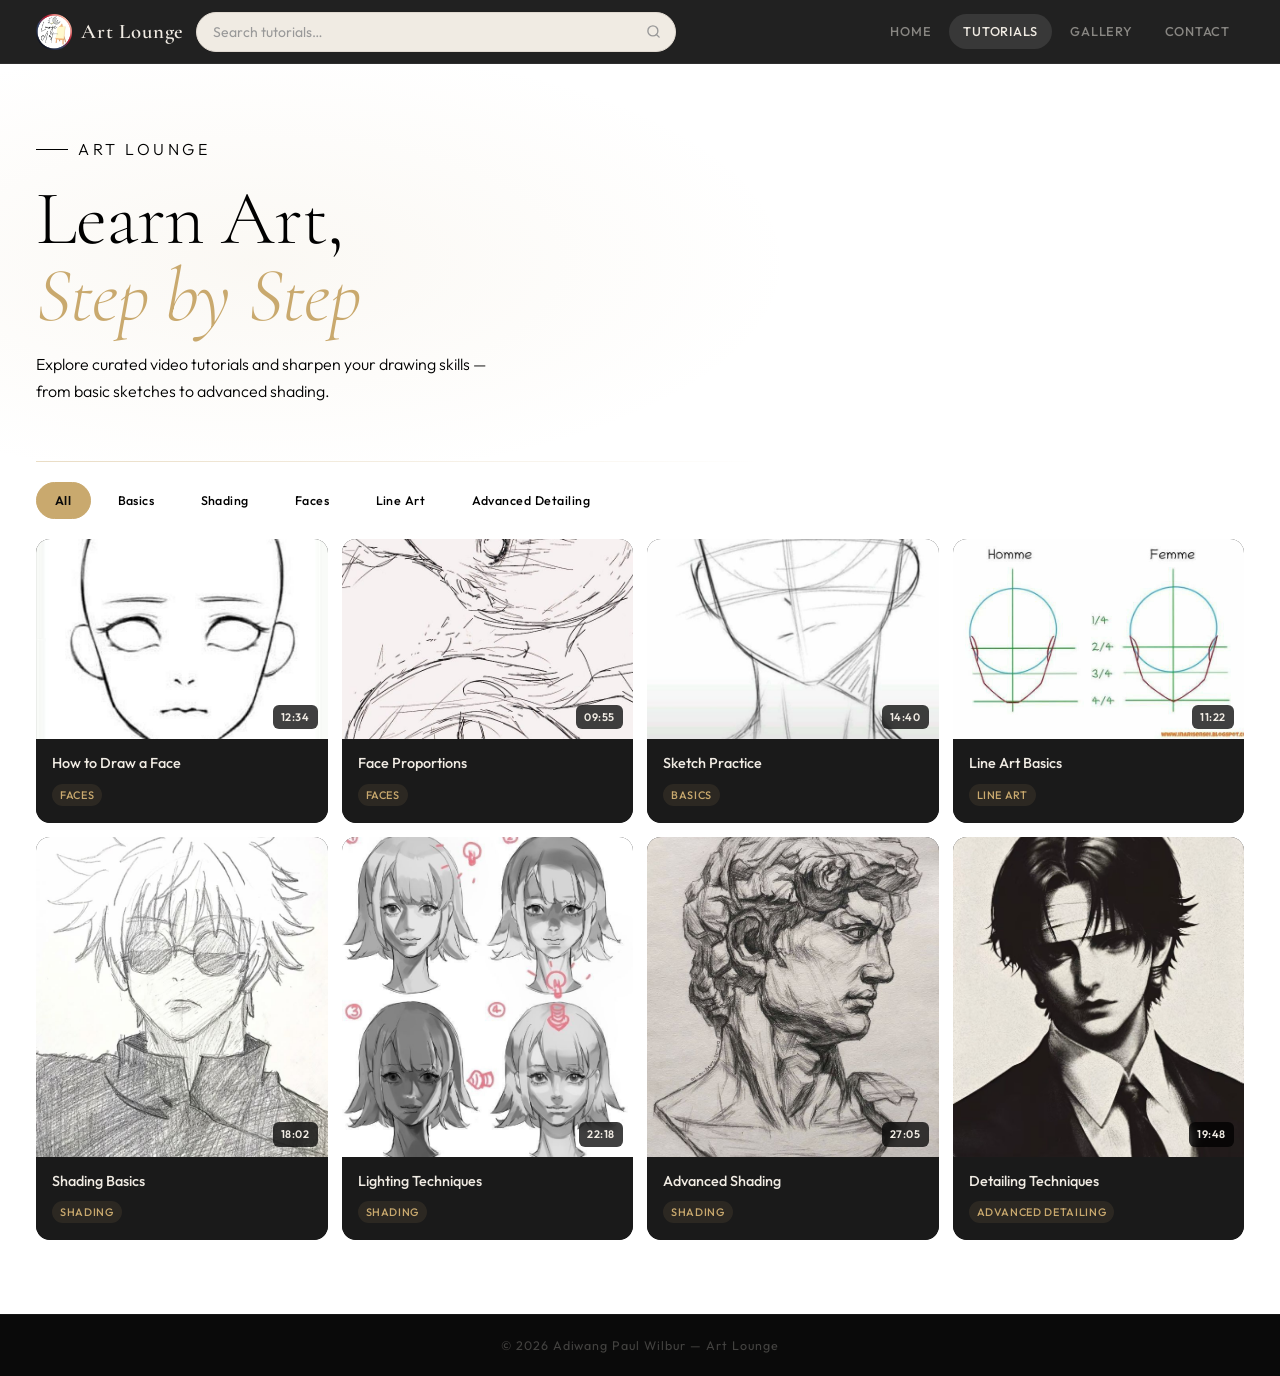
<file: tutorials.html>
<!DOCTYPE html>
<html lang="en">
<head>
<meta charset="UTF-8">
<meta name="viewport" content="width=device-width, initial-scale=1.0">
<title>Tutorials - Art Lounge</title>

<link rel="preconnect" href="https://fonts.googleapis.com">
<link href="https://fonts.googleapis.com/css2?family=Cormorant+Garamond:ital,wght@0,300;0,400;0,600;1,300;1,400&family=Outfit:wght@300;400;500;600&display=swap" rel="stylesheet">
<link rel="stylesheet" href="css/style.css">

<style>
/* ── BASE ───────────────────────────────────────────────────── */
*, *::before, *::after { box-sizing: border-box; margin: 0; padding: 0; }

body {
  font-family: 'Outfit', sans-serif;
  background: #0f0f0f;
  color: #f0ebe3;
  min-height: 100vh;
  display: flex;
  flex-direction: column;
  animation: none;
}

/* ── HEADER ─────────────────────────────────────────────────── */
header {
  position: sticky;
  top: 0;
  z-index: 900;
  height: 64px;
  display: flex;
  align-items: center;
  gap: 12px;
  padding: 0 36px;
  background: rgba(15,15,15,0.92);
  backdrop-filter: blur(16px);
  border-bottom: 1px solid rgba(255,255,255,0.06);
  box-shadow: none;
}

.brand {
  display: flex;
  align-items: center;
  gap: 9px;
  text-decoration: none;
  flex-shrink: 0;
}

.brand img {
  width: 36px;
  height: 36px;
  border-radius: 10px;
  object-fit: contain;
}

.brand h1 {
  font-family: 'Cormorant Garamond', Georgia, serif;
  font-size: 1.3rem;
  font-weight: 600;
  color: #f0ebe3;
  letter-spacing: 0.04em;
  white-space: nowrap;
}

/* Search */
.search-bar {
  display: flex;
  align-items: center;
  background: #f0ebe3;
  border: 1.5px solid #e0d9d0;
  border-radius: 24px;
  overflow: hidden;
  flex: 1;
  max-width: 480px;
  transition: border-color 0.2s, box-shadow 0.2s;
}

.search-bar:focus-within {
  border-color: #10162a;
  box-shadow: 0 0 0 3px rgba(26, 26, 26, 0.08);
}

.search-bar input {
  flex: 1;
  border: none;
  background: transparent;
  padding: 10px 16px;
  font-family: inherit;
  font-size: 0.875rem;
  font-weight: 400;
  color: #111;
  outline: none;
  min-width: 0;
}

.search-bar input::placeholder { color: #999; }

.search-bar button {
  background: none;
  border: none;
  padding: 10px 14px;
  cursor: pointer;
  color: #999;
  font-size: 1rem;
  display: flex;
  align-items: center;
  justify-content: center;
  border-radius: 0;
  transform: none !important;
  box-shadow: none !important;
  transition: color 0.2s;
}

.search-bar button:hover {
  color: #111;
  transform: none !important;
  box-shadow: none !important;
}

.search-bar {
  position: relative;
}

/* Nav */
nav { margin-left: auto; }

nav ul { list-style: none; display: flex; gap: 4px; }

nav a {
  font-size: 0.8rem;
  font-weight: 500;
  letter-spacing: 0.06em;
  text-transform: uppercase;
  color: rgba(240,235,227,0.5);
  text-decoration: none;
  padding: 7px 14px;
  border-radius: 24px;
  transition: color 0.2s, background 0.2s;
}

nav a:hover { color: #f0ebe3; background: rgba(255,255,255,0.07); }
nav a.active { color: #f0ebe3; background: rgba(255,255,255,0.1); }

/* Hamburger */
.nav-toggle {
  display: none;
  flex-direction: column;
  gap: 5px;
  background: none !important;
  border: none !important;
  cursor: pointer;
  padding: 8px;
  margin-left: auto;
  border-radius: 8px;
  transform: none !important;
  box-shadow: none !important;
}

.nav-toggle span {
  display: block;
  width: 22px;
  height: 2px;
  background: #f0ebe3;
  border-radius: 2px;
  transition: transform 0.3s, opacity 0.3s;
}

header.nav-open .nav-toggle span:nth-child(1) { transform: translateY(7px) rotate(45deg); }
header.nav-open .nav-toggle span:nth-child(2) { opacity: 0; }
header.nav-open .nav-toggle span:nth-child(3) { transform: translateY(-7px) rotate(-45deg); }

/* ── HERO BANNER ────────────────────────────────────────────── */
.tutorials-hero {
  position: relative;
  padding: 72px 36px 56px;
  overflow: hidden;
}

.tutorials-hero::before {
  content: '';
  position: absolute;
  inset: 0;
  background: radial-gradient(ellipse 60% 80% at 20% 50%, rgba(201,169,110,0.08) 0%, transparent 70%);
  pointer-events: none;
}

.hero-label {
  font-size: 0.7rem;
  font-weight: 500;
  letter-spacing: 0.22em;
  text-transform: uppercase;
  color: #000;
  display: flex;
  align-items: center;
  gap: 10px;
  margin-bottom: 18px;
  opacity: 0;
  animation: revealUp 0.6s ease 0.1s forwards;
}

.hero-label::before {
  content: '';
  display: block;
  width: 32px;
  height: 1px;
  background: #000;
}

.tutorials-hero h1 {
  font-family: 'Cormorant Garamond', Georgia, serif;
  font-size: clamp(2.8rem, 6vw, 5rem);
  font-weight: 300;
  line-height: 1;
  letter-spacing: -0.01em;
  color: #000;
  margin-bottom: 16px;
  opacity: 0;
  animation: revealUp 0.7s ease 0.2s forwards;
}

.tutorials-hero h1 em {
  font-style: italic;
  color: #c9a96e;
}

.tutorials-hero p {
  font-size: 1rem;
  font-weight: 300;
  color: #000;
  max-width: 480px;
  line-height: 1.7;
  opacity: 0;
  animation: revealUp 0.7s ease 0.32s forwards;
}

/* Divider line */
.hero-divider {
  height: 1px;
  background: linear-gradient(90deg, rgba(201,169,110,0.4) 0%, rgba(255,255,255,0.05) 60%, transparent 100%);
  margin: 0 36px;
}

/* ── FILTER BAR ─────────────────────────────────────────────── */
.filter-bar {
  display: flex;
  align-items: center;
  gap: 8px;
  padding: 20px 36px;
  flex-wrap: wrap;
}

.filter-link {
  background: rgba(255,255,255,0.05) !important;
  border: 1px solid rgba(255,255,255,0.08) !important;
  border-radius: 24px !important;
  padding: 7px 18px !important;
  font-family: 'Outfit', sans-serif !important;
  font-size: 0.78rem !important;
  font-weight: 500 !important;
  color: #000 !important;
  text-decoration: none !important;
  cursor: pointer !important;
  transition: all 0.2s !important;
  transform: none !important;
  box-shadow: none !important;
  letter-spacing: 0.04em;
}

.filter-link:hover {
  background: rgba(255,255,255,0.09) !important;
  color: #000 !important;
  transform: none !important;
  box-shadow: none !important;
}

.filter-link.active {
  background: #c9a96e !important;
  border-color: #c9a96e !important;
  color: #0a0a0a !important;
  font-weight: 600 !important;
}

/* ── TUTORIALS GRID ─────────────────────────────────────────── */
.tutorials-grid {
  column-count: 4;
  column-gap: 14px;
  padding: 0 36px 60px;
  /* reset conflicting styles */
  display: block;
}

/* ── TUTORIAL CARD ──────────────────────────────────────────── */
.tutorial-card {
  position: relative;
  break-inside: avoid;
  margin-bottom: 14px;
  border-radius: 14px;
  overflow: hidden;
  cursor: pointer;
  background: #1a1a1a;
  /* reset conflicting horizontal-card styles */
  display: block !important;
  gap: unset !important;
  padding: 0 !important;
  transition: transform 0.3s ease, box-shadow 0.3s ease;
  opacity: 0;
  animation: revealUp 0.6s ease forwards;
}

/* Stagger each card */
.tutorial-card:nth-child(1)  { animation-delay: 0.05s; }
.tutorial-card:nth-child(2)  { animation-delay: 0.10s; }
.tutorial-card:nth-child(3)  { animation-delay: 0.15s; }
.tutorial-card:nth-child(4)  { animation-delay: 0.20s; }
.tutorial-card:nth-child(5)  { animation-delay: 0.25s; }
.tutorial-card:nth-child(6)  { animation-delay: 0.30s; }
.tutorial-card:nth-child(7)  { animation-delay: 0.35s; }
.tutorial-card:nth-child(8)  { animation-delay: 0.40s; }

.tutorial-card:hover {
  transform: translateY(-5px);
  box-shadow: 0 16px 48px rgba(0,0,0,0.5);
}

/* Thumbnail */
.thumbnail-container {
  position: relative;
  width: 100% !important;
  flex-shrink: unset;
  overflow: hidden;
}

.tutorial-card img,
.thumbnail-container img {
  width: 100% !important;
  height: auto !important;
  display: block;
  border-radius: 0;
  object-fit: cover;
  transition: transform 0.4s ease, filter 0.3s ease;
  /* remove fixed heights */
  max-height: none;
}

.tutorial-card.tall img,
.tutorial-card.tall .thumbnail-container img {
  height: 320px !important;
  object-fit: cover;
}

.tutorial-card:not(.tall) img,
.tutorial-card:not(.tall) .thumbnail-container img {
  height: 200px !important;
  object-fit: cover;
}

.tutorial-card:hover img { transform: scale(1.06); filter: brightness(0.75); }

/* Golden shimmer on hover */
.tutorial-card::before {
  content: '';
  position: absolute;
  inset: 0;
  background: linear-gradient(135deg, rgba(201,169,110,0.15) 0%, transparent 60%);
  opacity: 0;
  z-index: 1;
  transition: opacity 0.3s;
  border-radius: 14px;
}

.tutorial-card:hover::before { opacity: 1; }

/* Play button */
.play-btn {
  position: absolute !important;
  top: 50% !important;
  left: 50% !important;
  transform: translate(-50%, -50%) scale(0.8) !important;
  width: 52px !important;
  height: 52px !important;
  background: rgba(201,169,110,0.9) !important;
  color: #0a0a0a !important;
  border-radius: 50% !important;
  border: none !important;
  display: flex !important;
  align-items: center !important;
  justify-content: center !important;
  font-size: 1.1rem !important;
  opacity: 0 !important;
  z-index: 2;
  box-shadow: 0 4px 20px rgba(201,169,110,0.4) !important;
  transition: opacity 0.25s, transform 0.25s !important;
  pointer-events: none;
}

.tutorial-card:hover .play-btn {
  opacity: 1 !important;
  transform: translate(-50%, -50%) scale(1) !important;
}

/* Duration badge */
.duration-badge {
  position: absolute;
  bottom: 10px;
  right: 10px;
  background: rgba(0,0,0,0.75);
  color: #f0ebe3;
  font-size: 0.68rem;
  font-weight: 600;
  letter-spacing: 0.05em;
  padding: 3px 8px;
  border-radius: 6px;
  z-index: 2;
  backdrop-filter: blur(4px);
}

/* Info area */
.tutorial-info {
  position: relative;
  padding: 14px 16px 16px;
  background: #1a1a1a;
  /* override gradient overlay from old css */
  background: #1a1a1a !important;
  border-radius: 0 0 14px 14px;
}

.tutorial-info h3 {
  font-family: 'Outfit', sans-serif;
  font-size: 0.9rem;
  font-weight: 500;
  color: #f0ebe3;
  line-height: 1.4;
  margin-bottom: 6px;
  /* not white over transparent anymore */
  text-shadow: none;
}

.tutorial-info .tag {
  display: inline-block;
  font-size: 0.68rem;
  font-weight: 500;
  letter-spacing: 0.06em;
  text-transform: uppercase;
  color: #c9a96e;
  background: rgba(201,169,110,0.1);
  padding: 2px 8px;
  border-radius: 20px;
}

/* ── NO RESULTS ─────────────────────────────────────────────── */
#no-results {
  display: none;
  flex-direction: column;
  align-items: center;
  justify-content: center;
  padding: 80px 20px;
  gap: 12px;
  color: rgba(240,235,227,0.4);
  font-size: 0.95rem;
}
#no-results.visible { display: flex; }
#no-results .nr-icon { font-size: 2.5rem; }

/* ── VIDEO MODAL ────────────────────────────────────────────── */
.video-modal {
  position: fixed;
  inset: 0;
  background: rgba(0,0,0,0.85);
  backdrop-filter: blur(8px);
  z-index: 9999;
  display: none;
  align-items: center;
  justify-content: center;
  padding: 24px;
  animation: fadeIn 0.2s ease;
}

.video-modal.open { display: flex; }

.video-content {
  position: relative;
  background: #1a1a1a;
  border: 1px solid rgba(255,255,255,0.08);
  border-radius: 20px;
  width: 100%;
  max-width: 820px;
  overflow: hidden;
  box-shadow: 0 32px 80px rgba(0,0,0,0.6);
  animation: slideUp 0.25s ease;
}

.video-content iframe {
  width: 100%;
  height: 460px;
  display: block;
  border: none;
  border-radius: 0;
}

.video-meta {
  padding: 18px 24px 20px;
  display: flex;
  align-items: center;
  gap: 12px;
}

#videoTitle {
  font-family: 'Cormorant Garamond', Georgia, serif;
  font-size: 1.2rem;
  font-weight: 400;
  color: #f0ebe3;
}

#youtubeLink {
  display: inline-flex;
  align-items: center;
  gap: 6px;
  background: #ff0000;
  color: #fff;
  text-decoration: none;
  font-size: 0.75rem;
  font-weight: 600;
  letter-spacing: 0.06em;
  text-transform: uppercase;
  padding: 8px 16px;
  border-radius: 24px;
  white-space: nowrap;
  transition: background 0.2s;
}

#youtubeLink:hover { background: #cc0000; }

/* Close */
.close-btn {
  position: absolute !important;
  top: 14px !important;
  right: 14px !important;
  z-index: 10;
  width: 36px !important;
  height: 36px !important;
  border-radius: 50% !important;
  background: rgba(255,255,255,0.1) !important;
  border: none !important;
  color: #f0ebe3 !important;
  font-size: 1rem !important;
  cursor: pointer !important;
  display: flex !important;
  align-items: center !important;
  justify-content: center !important;
  transform: none !important;
  box-shadow: none !important;
  transition: background 0.2s !important;
}

.close-btn:hover { background: rgba(255,255,255,0.18) !important; transform: none !important; }

/* ── SEARCH STATUS ──────────────────────────────────────────── */
#search-status {
  display: none;
  align-items: center;
  gap: 10px;
  padding: 8px 36px;
  font-size: 0.8rem;
  background: rgba(255,255,255,0.98);
  color: #111;
  border-bottom: 1px solid rgba(0,0,0,0.08);
}

#search-status.visible { display: flex; }

#clear-search {
  background: none !important;
  border: 1px solid rgba(0,0,0,0.14) !important;
  border-radius: 20px !important;
  padding: 3px 12px !important;
  font-size: 0.75rem !important;
  color: #111 !important;
  cursor: pointer !important;
  transform: none !important;
  box-shadow: none !important;
  transition: border-color 0.2s, color 0.2s !important;
}

#clear-search:hover {
  border-color: #111 !important;
  color: #111 !important;
  transform: none !important;
}

/* ── FOOTER ─────────────────────────────────────────────────── */
footer {
  background: #0a0a0a;
  color: rgba(240,235,227,0.25);
  border-top: 1px solid rgba(255,255,255,0.05);
  text-align: center;
  padding: 20px;
  font-size: 0.78rem;
  letter-spacing: 0.08em;
  margin-top: auto;
}

/* ── ANIMATIONS ─────────────────────────────────────────────── */
@keyframes revealUp {
  from { opacity: 0; transform: translateY(16px); }
  to   { opacity: 1; transform: translateY(0); }
}

@keyframes fadeIn {
  from { opacity: 0; }
  to   { opacity: 1; }
}

@keyframes slideUp {
  from { transform: translateY(20px); opacity: 0; }
  to   { transform: translateY(0);    opacity: 1; }
}

/* ── RESPONSIVE ─────────────────────────────────────────────── */
@media (max-width: 1100px) {
  .tutorials-grid { column-count: 3; }
}

@media (max-width: 768px) {
  header { padding: 0 16px; }

  .nav-toggle { display: flex; }

  nav {
    display: none;
    position: absolute;
    top: 64px; left: 0; right: 0;
    background: rgba(10,10,10,0.97);
    border-bottom: 1px solid rgba(255,255,255,0.06);
    padding: 12px 16px;
    backdrop-filter: blur(16px);
  }

  nav ul { flex-direction: column; gap: 4px; }
  nav a  { display: block; padding: 11px 16px; border-radius: 10px; }

  header.nav-open nav { display: block; }

  .tutorials-hero  { padding: 48px 20px 36px; }
  .hero-divider    { margin: 0 20px; }
  .filter-bar      { padding: 16px 20px; }
  .tutorials-grid  { column-count: 2; padding: 0 20px 48px; }

  .video-content iframe { height: 240px; }
  .video-meta           { flex-direction: column; align-items: flex-start; }
}

@media (max-width: 480px) {
  .tutorials-grid { column-count: 1; }
}
</style>
</head>

<body class="tutorials">

<!-- ═══ HEADER ════════════════════════════════════════════════ -->
<header id="site-header">

  <div class="brand">
    <img src="images/Sketches/Logo-Art.png" alt="Art Lounge Logo"
         onerror="this.style.display='none'">
    <h1>Art Lounge</h1>
  </div>

  <form class="search-bar" onsubmit="handleSearch(event)">
    <input id="site-search" type="search" placeholder="Search tutorials…" autocomplete="off">
    <button type="submit" aria-label="Search">
      <svg width="15" height="15" viewBox="0 0 24 24" fill="none"
           stroke="currentColor" stroke-width="2.2" stroke-linecap="round">
        <circle cx="11" cy="11" r="8"/><line x1="21" y1="21" x2="16.65" y2="16.65"/>
      </svg>
    </button>
  </form>

  <nav id="main-nav">
    <ul>
      <li><a href="index.html">Home</a></li>
      <li><a href="tutorials.html" class="active">Tutorials</a></li>
      <li><a href="gallery.html">Gallery</a></li>
      <li><a href="contact.html">Contact</a></li>
    </ul>
  </nav>

  <button class="nav-toggle" aria-label="Toggle navigation" onclick="toggleNav(this)">
    <span></span><span></span><span></span>
  </button>

</header>

<!-- Search status -->
<div id="search-status">
  <span id="search-msg"></span>
  <button id="clear-search" onclick="clearSearch()">✕ Clear</button>
</div>

<!-- ═══ HERO BANNER ═══════════════════════════════════════════ -->
<section class="tutorials-hero">
  <p class="hero-label">Art Lounge</p>
  <h1>Learn Art,<br><em>Step by Step</em></h1>
  <p>Explore curated video tutorials and sharpen your drawing skills — from basic sketches to advanced shading.</p>
</section>

<div class="hero-divider"></div>

<!-- ═══ FILTER BAR ════════════════════════════════════════════ -->
<div class="filter-bar">
  <a href="tutorials.html" class="filter-link active">All</a>
  <a href="basics.html" class="filter-link">Basics</a>
  <a href="shading.html" class="filter-link">Shading</a>
  <a href="faces.html" class="filter-link">Faces</a>
  <a href="lineart.html" class="filter-link">Line Art</a>
  <a href="advanced-detailing.html" class="filter-link">Advanced Detailing</a>
</div>

<!-- ═══ TUTORIALS GRID ════════════════════════════════════════ -->
<main>
<section class="tutorials-grid" id="tutorials-grid">

  <!-- CARD 1 -->
  <div class="tutorial-card" data-category="faces"
       onclick="openVideo('eEC-My0HKro', 'How to Draw a Face')">
    <div class="thumbnail-container">
      <img src="images/Thumbnails/Thumbnail.jpg" alt="How to Draw a Face">
      <div class="play-btn">▶</div>
      <span class="duration-badge">12:34</span>
    </div>
    <div class="tutorial-info">
      <h3>How to Draw a Face</h3>
      <span class="tag">Faces</span>
    </div>
  </div>

  <!-- CARD 2 -->
  <div class="tutorial-card tall" data-category="shading"
       onclick="openVideo('XtZwCHmiC1k', 'Shading Basics')">
    <div class="thumbnail-container">
      <img src="images/Thumbnails/Thumbnail4.jpg" alt="Shading Basics">
      <div class="play-btn">▶</div>
      <span class="duration-badge">18:02</span>
    </div>
    <div class="tutorial-info">
      <h3>Shading Basics</h3>
      <span class="tag">Shading</span>
    </div>
  </div>

  <!-- CARD 3 -->
  <div class="tutorial-card" data-category="faces"
       onclick="openVideo('U0OV3ucVYuM', 'Face Proportions')">
    <div class="thumbnail-container">
      <img src="images/Thumbnails/Thumbnail2.jpg" alt="Face Proportions">
      <div class="play-btn">▶</div>
      <span class="duration-badge">09:55</span>
    </div>
    <div class="tutorial-info">
      <h3>Face Proportions</h3>
      <span class="tag">Faces</span>
    </div>
  </div>

  <!-- CARD 4 -->
  <div class="tutorial-card tall" data-category="shading"
       onclick="openVideo('zKboHeej6hk', 'Lighting Techniques')">
    <div class="thumbnail-container">
      <img src="images/Thumbnails/Thumbnail5.jpg" alt="Lighting Techniques">
      <div class="play-btn">▶</div>
      <span class="duration-badge">22:18</span>
    </div>
    <div class="tutorial-info">
      <h3>Lighting Techniques</h3>
      <span class="tag">Shading</span>
    </div>
  </div>

  <!-- CARD 5 -->
  <div class="tutorial-card" data-category="basics"
       onclick="openVideo('wneb8vxVy6c', 'Sketch Practice')">
    <div class="thumbnail-container">
      <img src="images/Thumbnails/Thumbnail1.jpg" alt="Sketch Practice">
      <div class="play-btn">▶</div>
      <span class="duration-badge">14:40</span>
    </div>
    <div class="tutorial-info">
      <h3>Sketch Practice</h3>
      <span class="tag">Basics</span>
    </div>
  </div>

  <!-- CARD 6 -->
  <div class="tutorial-card tall" data-category="shading"
       onclick="openVideo('6vapw6n6FyU', 'Advanced Shading')">
    <div class="thumbnail-container">
      <img src="images/Thumbnails/Thumbnail6.jpg" alt="Advanced Shading">
      <div class="play-btn">▶</div>
      <span class="duration-badge">27:05</span>
    </div>
    <div class="tutorial-info">
      <h3>Advanced Shading</h3>
      <span class="tag">Shading</span>
    </div>
  </div>

  <!-- CARD 7 -->
  <div class="tutorial-card" data-category="lineart"
       onclick="openVideo('O61NED7VZIc', 'Line Art Basics')">
    <div class="thumbnail-container">
      <img src="images/Thumbnails/Thumbnail3.jpg" alt="Line Art Basics">
      <div class="play-btn">▶</div>
      <span class="duration-badge">11:22</span>
    </div>
    <div class="tutorial-info">
      <h3>Line Art Basics</h3>
      <span class="tag">Line Art</span>
    </div>
  </div>

  <!-- CARD 8 -->
  <div class="tutorial-card tall" data-category="basics"
       onclick="openVideo('6vapw6n6FyU', 'Detailing Techniques')">
    <div class="thumbnail-container">
      <img src="images/Thumbnails/Thumbnail7.jpg" alt="Detailing Techniques">
      <div class="play-btn">▶</div>
      <span class="duration-badge">19:48</span>
    </div>
    <div class="tutorial-info">
      <h3>Detailing Techniques</h3>
      <span class="tag">Advanced Detailing</span>
    </div>
  </div>

</section>

<div id="no-results">
  <div class="nr-icon">🎨</div>
  <strong>No tutorials found</strong>
  <span>Try a different search term</span>
</div>

</main>

<!-- ═══ VIDEO MODAL ════════════════════════════════════════════ -->
<div class="video-modal" id="videoModal">
  <div class="video-content">

    <button class="close-btn" onclick="closeVideo()" aria-label="Close">✕</button>

    <iframe id="videoFrame" src="" allowfullscreen></iframe>

    <div class="video-meta">
      <h3 id="videoTitle"></h3>
      <a id="youtubeLink" href="#" target="_blank" rel="noopener">
        ▶ Watch on YouTube
      </a>
    </div>

  </div>
</div>

<!-- ═══ FOOTER ════════════════════════════════════════════════ -->
<footer>
  <p>&copy; 2026 Adiwang Paul Wilbur &mdash; Art Lounge</p>
</footer>

<!-- ═══ SCRIPT ════════════════════════════════════════════════ -->
<script>

/* ── Mobile nav ──────────────────────────────────────────── */
const header = document.getElementById('site-header');

function toggleNav(btn) {
  const open = header.classList.toggle('nav-open');
  btn.setAttribute('aria-expanded', open);
}

document.addEventListener('click', e => {
  if (!header.contains(e.target) && header.classList.contains('nav-open')) {
    header.classList.remove('nav-open');
  }
});

/* ── Search ──────────────────────────────────────────────── */
function handleSearch(e) {
  e.preventDefault();
  const query = document.getElementById('site-search').value.trim().toLowerCase();
  if (!query) { clearSearch(); return; }

  const cards = document.querySelectorAll('.tutorial-card');
  let visible = 0;

  cards.forEach(card => {
    const title = card.querySelector('h3')?.textContent.toLowerCase() || '';
    const tag   = card.querySelector('.tag')?.textContent.toLowerCase() || '';
    const cat   = (card.dataset.category || '').toLowerCase();
    const match = title.includes(query) || tag.includes(query) || cat.includes(query);
    card.style.display = match ? 'block' : 'none';
    if (match) visible++;
  });

  document.getElementById('search-msg').textContent =
    visible === 0
      ? 'No tutorials found. Try a different search term.'
      : `${visible} result${visible !== 1 ? 's' : ''} for "${query}"`;
  document.getElementById('search-status').classList.add('visible');
  document.getElementById('no-results').classList.remove('visible');
}

function clearSearch() {
  document.getElementById('site-search').value = '';
  document.querySelectorAll('.tutorial-card').forEach(c => c.style.display = 'block');
  document.getElementById('search-status').classList.remove('visible');
  document.getElementById('no-results').classList.remove('visible');
}

/* ── Video modal ─────────────────────────────────────────── */
function openVideo(id, title) {
  document.getElementById('videoFrame').src  = 'https://www.youtube.com/embed/' + id + '?autoplay=1';
  document.getElementById('videoTitle').textContent = title;
  document.getElementById('youtubeLink').href = 'https://www.youtube.com/watch?v=' + id;
  document.getElementById('videoModal').classList.add('open');
  document.body.style.overflow = 'hidden';
}

function closeVideo() {
  document.getElementById('videoFrame').src = '';
  document.getElementById('videoModal').classList.remove('open');
  document.body.style.overflow = 'auto';
}

document.getElementById('videoModal').addEventListener('click', e => {
  if (e.target === document.getElementById('videoModal')) closeVideo();
});

document.addEventListener('keydown', e => {
  if (e.key === 'Escape') closeVideo();
});

</script>
</body>
</html>
</file>
<file: css/style.css>
/* ============================================================
   ART LOUNGE — style.css
   Fixed & cleaned version
   ============================================================ */

/* ── RESET ──────────────────────────────────────────────────── */
*, *::before, *::after {
    margin: 0;
    padding: 0;
    box-sizing: border-box;
}

html {
    min-height: 100%;
    scroll-behavior: smooth;
}

/* ── BODY ───────────────────────────────────────────────────── */
body {
    min-height: 100vh;
    display: flex;
    flex-direction: column;
    font-family: Inter, system-ui, -apple-system, BlinkMacSystemFont, "Segoe UI", sans-serif;
    line-height: 1.7;
    color: #111;
    background: white;
    background-size: 400% 400%;
    animation: gradientShift 10s ease infinite;
}

/* ── HEADER ─────────────────────────────────────────────────── */
header {
    display: flex;
    align-items: center;
    gap: 1rem;
    background: rgba(255, 255, 255, 0.96);
    padding: 0.9rem 1.5rem;
    box-shadow: 0 4px 20px rgba(0, 0, 0, 0.08);
    position: sticky;
    top: 0;
    z-index: 900;
    height: 64px;
}

.brand {
    display: flex;
    align-items: center;
    gap: 0.75rem;
    flex-shrink: 0;
    text-decoration: none;
}

.brand img {
    width: 40px;
    height: 40px;
    border-radius: 12px;
    object-fit: contain;
}

header h1 {
    font-size: clamp(1.1rem, 2.5vw, 1.5rem);
    letter-spacing: -0.02em;
    color: #10162a;
    white-space: nowrap;
}

/* ── NAV ────────────────────────────────────────────────────── */
nav {
    margin-left: auto;
}

nav ul {
    list-style: none;
    display: flex;
    gap: 4px;
    flex-wrap: wrap;
}

nav a {
    color: #555;
    text-decoration: none;
    font-weight: 500;
    font-size: 0.875rem;
    padding: 8px 14px;
    border-radius: 24px;
    display: block;
    transition: background 0.2s, color 0.2s;
    position: relative;
}

nav a:hover {
    background: #f0ebe3;
    color: #10162a;
}

nav a.active {
    background: #10162a;
    color: #fff;
}

/* Remove the old underline active style — replaced by pill above */
nav a.active::after { display: none; }

/* ── SEARCH BAR ─────────────────────────────────────────────── */
.search-bar {
    display: flex;
    align-items: center;
    background: #f0ebe3;
    border: 1.5px solid #e0d9d0;
    border-radius: 24px;
    overflow: hidden;
    flex: 1;
    max-width: 480px;
    transition: border-color 0.2s, box-shadow 0.2s;
}

.search-bar:focus-within {
    border-color: #10162a;
    box-shadow: 0 0 0 3px rgba(26, 26, 26, 0.08);
}

.search-bar input {
    flex: 1;
    border: none;
    background: transparent;
    padding: 10px 16px;
    font-family: inherit;
    font-size: 0.875rem;
    font-weight: 400;
    color: #111;
    outline: none;
    min-width: 0;
}

.search-bar input::placeholder { color: #999; }

/* ⚠ Scoped so it doesn't bleed into other buttons */
.search-bar button {
    background: none;
    border: none;
    padding: 10px 14px;
    cursor: pointer;
    color: #999;
    font-size: 1rem;
    display: flex;
    align-items: center;
    justify-content: center;
    border-radius: 0;        /* override generic .btn/button radius */
    transform: none !important;
    box-shadow: none !important;
    transition: color 0.2s;
}

.search-bar button:hover {
    color: #111;
    transform: none !important;
    box-shadow: none !important;
}

.search-bar {
    position: relative;
}

.search-suggestions {
    display: none;
    position: absolute;
    top: 100%;
    left: 0;
    right: 0;
    margin-top: 4px;
    background: #fff;
    border: 1px solid rgba(0,0,0,0.12);
    border-radius: 0 0 24px 24px;
    max-height: 240px;
    overflow-y: auto;
    z-index: 100;
    box-shadow: 0 10px 30px rgba(0,0,0,0.08);
}

.search-suggestions.visible {
    display: block;
}

.suggestion-item {
    padding: 12px 16px;
    color: #111;
    cursor: pointer;
    font-size: 0.9rem;
    border-bottom: 1px solid rgba(0,0,0,0.06);
    transition: background 0.2s, color 0.2s;
}

.suggestion-item:last-child {
    border-bottom: none;
}

.suggestion-item:hover {
    background: rgba(16,22,42,0.06);
    color: #10162a;
}

.suggestion-item.no-results {
    cursor: default;
    color: #555;
    background: transparent;
}

/* ── HAMBURGER ──────────────────────────────────────────────── */
.nav-toggle {
    display: none;
    flex-direction: column;
    justify-content: center;
    gap: 5px;
    background: none;
    border: none;
    cursor: pointer;
    padding: 8px;
    border-radius: 8px;
    flex-shrink: 0;
    /* override generic button styles */
    transform: none !important;
    box-shadow: none !important;
    transition: background 0.2s !important;
}

.nav-toggle:hover {
    background: #f0ebe3 !important;
    transform: none !important;
    box-shadow: none !important;
}

.nav-toggle span {
    display: block;
    width: 22px;
    height: 2px;
    background: #10162a;
    border-radius: 2px;
    transition: transform 0.3s, opacity 0.3s;
}

header.nav-open .nav-toggle span:nth-child(1) { transform: translateY(7px) rotate(45deg); }
header.nav-open .nav-toggle span:nth-child(2) { opacity: 0; }
header.nav-open .nav-toggle span:nth-child(3) { transform: translateY(-7px) rotate(-45deg); }

/* ── GENERIC BUTTON (non-search, non-nav contexts) ───────────── */
/* Scoped away from gallery/modal/search to avoid overrides */
.btn,
.hero button,
.contact-form button {
    display: inline-flex;
    align-items: center;
    justify-content: center;
    padding: 0.9rem 1.5rem;
    border-radius: 999px;
    background: linear-gradient(135deg, #f9d56e, #8abf8f, #6b5f9c);
    color: #10162a;
    text-decoration: none;
    border: none;
    cursor: pointer;
    font-family: inherit;
    font-weight: 600;
    transition: transform 0.2s ease, box-shadow 0.2s ease;
}

.btn:hover,
.hero button:hover,
.contact-form button:hover {
    transform: translateY(-2px);
    box-shadow: 0 14px 40px rgba(106, 95, 156, 0.25);
}

/* ── MAIN ───────────────────────────────────────────────────── */
main {
    flex: 1;
}

/* ── HERO ───────────────────────────────────────────────────── */
.hero {
    text-align: center;
    max-width: 800px;
    margin: 120px auto;
    padding: 0 20px;
    background: none;
    box-shadow: none;
    border: none;
}

.hero-container {
    display: flex;
    min-height: 80vh;
    border-radius: 24px;
    overflow: hidden;
}

.hero-left {
    flex: 1;
    background: #0d0d0d;
    overflow: hidden;
}

.hero-left img {
    width: 100%;
    height: 100%;
    object-fit: cover;
    opacity: 0.5;
}

.hero-right {
    flex: 1;
    background: #0d0d0d;
    color: white;
    padding: 60px;
    display: flex;
    flex-direction: column;
    justify-content: center;
}

.hero-right h1 { font-size: 60px; line-height: 1.1; margin-bottom: 20px; }
.hero-right h3 { letter-spacing: 2px; margin-bottom: 15px; color: #ccc; }
.hero-right p  { max-width: 400px; color: #bbb; margin-bottom: 25px; }

.hero h1       { font-size: 52px; color: white; -webkit-text-stroke: 1px black; }
.hero-desc     { font-size: 18px; color: white; margin: 20px 0 40px; -webkit-text-stroke: 0.3px black; }
.hero h2       { font-size: 28px; color: white; -webkit-text-stroke: 0.5px black; }
.hero-sub      { color: white; margin-top: 10px; -webkit-text-stroke: 0.3px black; }

/* ── DECORATIVE GIFS ────────────────────────────────────────── */
.decorative-gif {
    position: fixed;
    pointer-events: none;
    z-index: 1;
}
.duck-gif   { left: 2%; top: 50%; transform: translateY(-50%); max-width: 200px; }
.dragon-gif { right: 2%; top: 50%; transform: translateY(-50%); max-width: 200px; }

/* ── CONTENT CARD ───────────────────────────────────────────── */
.content-card {
    display: flex;
    flex-wrap: wrap;
    align-items: center;
    gap: 1.75rem;
    padding: 1.75rem;
    background: rgba(243, 244, 250, 0.95);
    border-radius: 24px;
    border: 1px solid rgba(29, 50, 76, 0.1);
    box-shadow: 0 14px 45px rgba(0, 0, 0, 0.08);
    transition: transform 0.2s ease;
}

.content-card:hover { transform: translateY(-3px); }
.card-text { flex: 1; }
.card-image img { width: 100%; border-radius: 20px; }

/* ── SIMPLE GALLERY (index page) ────────────────────────────── */
.gallery {
    display: grid;
    grid-template-columns: repeat(auto-fit, minmax(160px, 1fr));
    gap: 12px;
}

.gallery img {
    width: 100%;
    border-radius: 16px;
    transition: transform 0.3s;
}

.gallery img:hover { transform: scale(1.05); }

/* ── CONTACT ────────────────────────────────────────────────── */
.contact-wrapper {
    display: grid;
    grid-template-columns: 1fr 1fr;
    gap: 3rem;
    align-items: start;
    max-width: 1000px;
    margin: 2rem auto;
    padding: 2rem;
}

.contact-left h2    { font-size: 2.5rem; margin-bottom: 1rem; color: #10162a; }
.contact-left > p   { margin-bottom: 2rem; color: #666; font-size: 1.1rem; }

.contact-form {
    display: flex;
    flex-direction: column;
    gap: 10px;
}

.contact-form input,
.contact-form textarea {
    padding: 10px;
    border-radius: 10px;
    border: 1px solid #ccc;
    font-family: inherit;
}

.lets-connect {
    background: linear-gradient(135deg, rgba(139, 100, 242, 0.1), rgba(106, 95, 156, 0.1));
    padding: 2rem;
    border-radius: 16px;
    border: 2px solid rgba(139, 100, 242, 0.2);
    text-align: center;
}

.lets-connect h3    { font-size: 1.8rem; color: #6a5f9c; margin-bottom: 0.5rem; }
.lets-connect > p   { color: #666; margin-bottom: 1.5rem; }

.social-links {
    display: flex;
    flex-direction: column;
    gap: 12px;
    margin-bottom: 1.5rem;
}

.social-icon {
    display: flex;
    align-items: center;
    justify-content: center;
    gap: 10px;
    padding: 12px 20px;
    border-radius: 12px;
    text-decoration: none;
    color: white;
    font-weight: 600;
    transition: transform 0.3s ease, box-shadow 0.3s ease;
    border: 2px solid transparent;
}

.social-icon svg { width: 20px; height: 20px; }

.social-icon.facebook { background: linear-gradient(135deg, #1877F2, #0a66c2); }
.social-icon.facebook:hover { transform: translateY(-3px); box-shadow: 0 10px 25px rgba(24, 119, 242, 0.4); }

.social-icon.discord  { background: indigo; }
.social-icon.discord:hover  { transform: translateY(-3px); box-shadow: 0 10px 25px rgba(75, 0, 130, 0.4); }

.social-icon.telegram { background: linear-gradient(135deg, #87ceeb, #00bfff); }
.social-icon.telegram:hover { transform: translateY(-3px); box-shadow: 0 10px 25px rgba(135, 206, 235, 0.4); }

.connect-note {
    background: rgba(106, 95, 156, 0.1);
    padding: 1rem;
    border-radius: 10px;
    border-left: 4px solid #6a5f9c;
}

.connect-note p { color: #6a5f9c; font-weight: 500; margin: 0; }

/* ── FOOTER ─────────────────────────────────────────────────── */
footer {
    text-align: center;
    padding: 1.25rem;
    background: white;
    color: #555;
    font-size: 0.82rem;
    border-top: 1px solid #e0d9d0;
}

/* ── ANIMATIONS ─────────────────────────────────────────────── */
.fade-in {
    animation: fadeIn 1s ease forwards;
}

@keyframes fadeIn {
    from { opacity: 0; transform: translateY(20px); }
    to   { opacity: 1; transform: translateY(0); }
}

@keyframes gradientShift {
    0%   { background-position: 0% 50%; }
    50%  { background-position: 100% 50%; }
    100% { background-position: 0% 50%; }
}

/* ── VIDEO SECTION ──────────────────────────────────────────── */
.video-section {
    display: flex;
    gap: 30px;
    justify-content: center;
    margin: 60px 0;
}

.video-item { width: 45%; text-align: left; }
.video-item iframe { width: 100%; height: 300px; border-radius: 12px; }
.video-item h3 { margin-top: 15px; color: white; }
.video-item p  { color: white; }

/* ── SEARCH STATUS BAR ──────────────────────────────────────── */
#search-status {
    display: none;
    align-items: center;
    gap: 10px;
    padding: 10px 20px;
    background: #fff8e1;
    border-bottom: 1px solid #ffe082;
    font-size: 0.875rem;
    color: #795548;
}
#search-status.visible { display: flex; }

#clear-search {
    margin-left: auto;
    background: none;
    border: 1px solid #795548;
    border-radius: 20px;
    padding: 4px 12px;
    font-size: 0.8rem;
    color: #795548;
    cursor: pointer;
    transition: background 0.2s;
    /* override generic button */
    transform: none !important;
    box-shadow: none !important;
}
#clear-search:hover {
    background: #ffe082;
    transform: none !important;
    box-shadow: none !important;
}

/* ── NO RESULTS ─────────────────────────────────────────────── */
#no-results {
    display: none;
    flex-direction: column;
    align-items: center;
    justify-content: center;
    padding: 80px 20px;
    gap: 12px;
    color: #767676;
    font-size: 0.95rem;
}
#no-results.visible { display: flex; }
#no-results .nr-icon { font-size: 3rem; }

/* ============================================================
   GALLERY PAGE — Pinterest Masonry
   ============================================================ */

.gallery-grid {
    /* Masonry via CSS columns */
    columns: 236px;
    column-gap: 16px;
    padding: 24px 16px 60px;
}

/* ── PIN CARD ───────────────────────────────────────────────── */
.pin-card {
    position: relative;
    break-inside: avoid;
    margin-bottom: 16px;
    border-radius: 16px;
    overflow: hidden;
    background: #fff;
    cursor: pointer;
    box-shadow: 0 4px 20px rgba(0,0,0,.10);
    transition: transform 0.25s ease, box-shadow 0.25s ease;
    /* Reset any conflicting display from other rules */
    display: block;
    gap: unset;
    padding: 0;
}

.pin-card:hover {
    transform: translateY(-4px);
    box-shadow: 0 8px 30px rgba(0,0,0,.18);
}

.pin-card img {
    display: block;
    width: 100%;
    height: auto;
    object-fit: cover;
    border-radius: 16px;
    transition: filter 0.3s;
    /* Override any fixed-height rules */
    max-height: none;
}

.pin-card:hover img { filter: brightness(0.88); }

/* OVERLAY */
.pin-overlay {
    position: absolute;
    inset: 0;
    border-radius: 16px;
    background: linear-gradient(160deg, rgba(0,0,0,.35) 0%, transparent 50%);
    opacity: 0;
    transition: opacity 0.25s;
    display: flex;
    flex-direction: column;
    justify-content: space-between;
    padding: 12px;
}

.pin-card:hover .pin-overlay { opacity: 1; }

.overlay-top {
    display: flex;
    justify-content: flex-end;
    gap: 8px;
}

/* Overlay buttons — scoped so generic `button` rule doesn't fire */
.overlay-top button {
    background: rgba(255,255,255,.92) !important;
    border: none !important;
    border-radius: 50% !important;
    width: 36px !important;
    height: 36px !important;
    font-size: 0.85rem !important;
    cursor: pointer !important;
    display: flex !important;
    align-items: center !important;
    justify-content: center !important;
    color: #1a1a1a !important;
    transform: none !important;
    box-shadow: none !important;
    transition: background 0.2s, transform 0.2s !important;
    padding: 0 !important;
}

.overlay-top button:hover {
    background: #fff !important;
    transform: scale(1.1) !important;
    box-shadow: none !important;
}

.overlay-save {
    background: #e60023 !important;
    color: #fff !important;
    border-radius: 20px !important;
    width: auto !important;
    padding: 0 14px !important;
    font-size: 0.82rem !important;
    font-weight: 600 !important;
}

.overlay-save:hover {
    background: #ad081b !important;
}

.overlay-bottom {
    display: flex;
    align-items: center;
}

.card-title-label {
    color: #fff;
    font-size: 0.8rem;
    font-weight: 500;
    text-shadow: 0 1px 4px rgba(0,0,0,.5);
    white-space: nowrap;
    overflow: hidden;
    text-overflow: ellipsis;
    max-width: 180px;
}

/* ============================================================
   PINTEREST MODAL
   ============================================================ */

.pin-modal {
    position: fixed;
    inset: 0;
    background: rgba(0, 0, 0, 0.55);
    backdrop-filter: blur(4px);
    z-index: 9999;
    display: none;
    justify-content: center;
    align-items: center;
    padding: 20px;
    animation: fadeIn 0.2s ease;
}

.pin-modal.open { display: flex; }

/* CONTAINER */
.pin-container {
    position: relative;
    background: #fff;
    border-radius: 24px;
    display: flex;              /* side-by-side, not grid */
    width: 100%;
    max-width: 900px;
    max-height: 90vh;
    overflow: hidden;
    box-shadow: 0 24px 80px rgba(0,0,0,.35);
    animation: slideUp 0.25s ease;
}

@keyframes slideUp {
    from { transform: translateY(20px); opacity: 0; }
    to   { transform: translateY(0);    opacity: 1; }
}

/* CLOSE */
.pin-close {
    position: absolute;
    top: 14px;
    left: 14px;
    z-index: 10;
    width: 36px;
    height: 36px;
    border-radius: 50%;
    border: none;
    background: rgba(255,255,255,.9);
    font-size: 1.2rem;
    cursor: pointer;
    display: flex;
    align-items: center;
    justify-content: center;
    box-shadow: 0 2px 8px rgba(0,0,0,.12);
    color: #1a1a1a;
    /* override generic button */
    transform: none !important;
    transition: background 0.2s, transform 0.2s !important;
    padding: 0;
}

.pin-close:hover {
    background: #fff !important;
    transform: scale(1.1) !important;
    box-shadow: none !important;
}

/* LEFT */
.pin-left {
    flex: 1.1;
    min-width: 0;
    background: #111;
    display: flex;
    align-items: center;
    justify-content: center;
    overflow: hidden;
    border-radius: 24px 0 0 24px;
}

.pin-left img {
    width: 100%;
    height: 100%;
    object-fit: cover;
    max-height: 90vh;
    display: block;
    border-radius: 0;
}

/* RIGHT */
.pin-right {
    width: 320px;
    flex-shrink: 0;
    display: flex;
    flex-direction: column;
    overflow-y: auto;
    padding: 20px 20px 24px;
}

.pin-right::-webkit-scrollbar { width: 4px; }
.pin-right::-webkit-scrollbar-thumb { background: #e0d9d0; border-radius: 4px; }

/* TOP ROW */
.pin-top {
    display: flex;
    align-items: center;
    justify-content: space-between;
    margin-bottom: 18px;
    padding-top: 4px;
}

.pin-icons {
    display: flex;
    gap: 6px;
}

.pin-icons button {
    width: 38px;
    height: 38px;
    border-radius: 50%;
    border: 1.5px solid #e0d9d0;
    background: none;
    font-size: 1.1rem;
    cursor: pointer;
    display: flex;
    align-items: center;
    justify-content: center;
    color: #1a1a1a;
    /* override generic button */
    transform: none !important;
    box-shadow: none !important;
    transition: background 0.2s, border-color 0.2s !important;
    padding: 0;
}

.pin-icons button:hover {
    background: #f0ebe3;
    border-color: #1a1a1a;
    transform: none !important;
    box-shadow: none !important;
}

.pin-icons button.liked {
    color: #e60023;
    border-color: #e60023;
}

.pin-save-big {
    background: #e60023 !important;
    color: #fff !important;
    border: none !important;
    border-radius: 24px !important;
    padding: 10px 22px !important;
    font-family: inherit;
    font-size: 0.9rem !important;
    font-weight: 600 !important;
    cursor: pointer !important;
    /* override generic button */
    transform: none !important;
    transition: background 0.2s, transform 0.15s !important;
}

.pin-save-big:hover {
    background: #ad081b !important;
    transform: scale(1.04) !important;
    box-shadow: none !important;
}

/* TITLE & DESC */
#pinTitle {
    font-size: 1.4rem;
    font-weight: 700;
    line-height: 1.3;
    margin-bottom: 10px;
    color: #1a1a1a;
}

#pinDescription {
    font-size: 0.9rem;
    color: #767676;
    line-height: 1.6;
    margin-bottom: 14px;
}

/* TAGS */
.pin-tags {
    display: flex;
    flex-wrap: wrap;
    gap: 6px;
    margin-bottom: 22px;
}

.pin-tags span {
    background: #f0ebe3;
    border: 1px solid #e0d9d0;
    border-radius: 20px;
    padding: 4px 12px;
    font-size: 0.78rem;
    color: #767676;
    font-weight: 500;
    cursor: pointer;
    transition: background 0.2s, color 0.2s;
}

.pin-tags span:hover {
    background: #1a1a1a;
    color: #fff;
}

/* MORE LIKE THIS */
.more-title {
    font-size: 1rem;
    font-weight: 700;
    margin-bottom: 12px;
    color: #1a1a1a;
}

.related-grid {
    display: grid;
    grid-template-columns: repeat(3, 1fr);
    gap: 6px;
    /* Remove old column-count masonry from this element */
    column-count: unset;
}

.related-grid img {
    width: 100%;
    aspect-ratio: 1;
    object-fit: cover;
    border-radius: 10px;
    cursor: pointer;
    margin-bottom: 0;
    transition: transform 0.2s, opacity 0.2s;
}

.related-grid img:hover {
    transform: scale(1.05);
    opacity: 0.85;
}

/* ============================================================
   TUTORIALS PAGE — Pinterest card layout
   ============================================================ */

body.tutorials { background: white; }

.tutorials-grid {
    column-count: 4;
    column-gap: 18px;
    padding: 24px 20px;
}

.tutorial-card {
    position: relative;
    margin-bottom: 18px;
    cursor: pointer;
    break-inside: avoid;
    border-radius: 16px;
    overflow: hidden;
    background: #fff;
    /* Reset the conflicting horizontal-card layout */
    display: block;
    gap: unset;
    padding: 0;
    transition: transform 0.2s ease;
}

.tutorial-card:hover { transform: translateY(-3px); }

.tutorial-card img {
    width: 100%;
    display: block;
    border-radius: 16px;
    transition: transform 0.35s ease, filter 0.3s ease;
    /* Remove fixed heights — let content determine */
    height: auto;
    max-height: none;
    object-fit: cover;
}

.tutorial-card.tall img { height: 420px; object-fit: cover; }
.tutorial-card:not(.tall) img { height: 260px; object-fit: cover; }

.tutorial-card:hover img {
    transform: scale(1.05);
    filter: brightness(0.85);
}

/* THUMBNAIL (for list-style tutorials if used) */
.thumbnail-container {
    position: relative;
    width: 220px;
    flex-shrink: 0;
}

.thumbnail-container img { width: 100%; border-radius: 10px; }

/* PLAY BUTTON */
.play-btn {
    position: absolute;
    top: 50%;
    left: 50%;
    transform: translate(-50%, -50%);
    width: 55px;
    height: 55px;
    background: rgba(0, 0, 0, 0.6);
    color: white;
    border-radius: 50%;
    border: none;
    display: flex;
    align-items: center;
    justify-content: center;
    font-size: 20px;
    opacity: 0;
    cursor: pointer;
    transition: opacity 0.3s ease, transform 0.3s ease;
    /* override generic button */
    box-shadow: none !important;
}

.play-btn:hover { background: rgba(0, 0, 0, 0.8); }
.tutorial-card:hover .play-btn { opacity: 1; transform: translate(-50%, -50%) scale(1.1); }

/* TEXT OVERLAY */
.tutorial-info {
    position: absolute;
    bottom: 0;
    left: 0;
    right: 0;
    padding: 14px;
    background: linear-gradient(to top, rgba(0,0,0,0.8), transparent);
    border-radius: 0 0 16px 16px;
}

.tutorial-info h3 { color: white; font-size: 15px; }
.tutorial-info p  { color: #ccc; font-size: 13px; }

/* VIDEO MODAL */
.video-modal {
    position: fixed;
    inset: 0;
    background: rgba(0,0,0,0.7);
    display: none;
    align-items: center;
    justify-content: center;
    z-index: 1000;
}

.video-content {
    background: #fff;
    padding: 15px;
    border-radius: 12px;
    width: 70%;
    max-width: 800px;
    text-align: center;
    position: relative;
}

.video-content iframe { width: 100%; height: 400px; border-radius: 10px; }
#videoTitle           { margin-top: 10px; }
#youtubeLink          { display: inline-block; margin-top: 8px; color: red; text-decoration: none; }

.close-btn {
    position: absolute;
    top: 10px;
    right: 15px;
    cursor: pointer;
    font-size: 20px;
    background: none;
    border: none;
    color: #333;
    /* override generic button */
    transform: none !important;
    box-shadow: none !important;
}

/* LIGHTBOX */
.lightbox-modal {
    display: none;
    position: fixed;
    inset: 0;
    background: rgba(0, 0, 0, 0.9);
    z-index: 1000;
    justify-content: center;
    align-items: center;
    animation: fadeIn 0.3s ease;
    padding: 20px;
}

.lightbox-content {
    position: relative;
    max-width: calc(100vw - 120px);
    max-height: calc(100vh - 120px);
    display: flex;
    justify-content: center;
    align-items: center;
}

.lightbox-content img {
    max-width: 100%;
    max-height: 100%;
    width: auto;
    height: auto;
    object-fit: contain;
    border-radius: 8px;
    box-shadow: 0 20px 40px rgba(0,0,0,.5);
}

.lightbox-close {
    position: absolute;
    top: -15px;
    right: -15px;
    background: rgba(0,0,0,0.7);
    color: white;
    border: 2px solid rgba(255,255,255,0.3);
    font-size: 24px;
    font-weight: bold;
    cursor: pointer;
    border-radius: 50%;
    width: 40px;
    height: 40px;
    display: flex;
    align-items: center;
    justify-content: center;
    transition: background 0.3s, transform 0.3s;
    z-index: 1001;
    /* override generic button */
    transform: none !important;
    box-shadow: none !important;
}

.lightbox-close:hover {
    background: rgba(0,0,0,0.9);
    border-color: rgba(255,255,255,0.6);
    transform: scale(1.1) !important;
}

.lightbox-prev,
.lightbox-next {
    position: absolute;
    top: 50%;
    transform: translateY(-50%);
    background: rgba(0,0,0,0.7);
    color: white;
    border: 2px solid rgba(255,255,255,0.3);
    font-size: 20px;
    cursor: pointer;
    border-radius: 50%;
    width: 50px;
    height: 50px;
    display: flex;
    align-items: center;
    justify-content: center;
    transition: background 0.3s, transform 0.3s;
    z-index: 1001;
    box-shadow: none !important;
}

.lightbox-prev { left: -25px; }
.lightbox-next { right: -25px; }

.lightbox-prev:hover,
.lightbox-next:hover {
    background: rgba(0,0,0,0.9);
    border-color: rgba(255,255,255,0.6);
    transform: translateY(-50%) scale(1.1);
}

/* ============================================================
   RESPONSIVE
   ============================================================ */

/* Tablet */
@media (max-width: 1024px) {
    .tutorials-grid { column-count: 3; }
    .gallery-grid   { columns: 180px; }
}

/* Mobile landscape / large phone */
@media (max-width: 768px) {
    /* Header */
    header { padding: 0 12px; height: 56px; }

    /* Show hamburger, hide nav */
    .nav-toggle { display: flex; }

    nav {
        display: none;
        position: absolute;
        top: 56px;
        left: 0;
        right: 0;
        background: #fff;
        border-bottom: 1px solid #e0d9d0;
        padding: 12px 16px;
        box-shadow: 0 4px 16px rgba(0,0,0,.08);
        z-index: 800;
    }

    nav ul { flex-direction: column; gap: 4px; }
    nav a  { display: block; padding: 10px 14px; border-radius: 10px; }

    header.nav-open nav { display: block; }

    .search-bar { max-width: none; }

    /* Gallery grid */
    .gallery-grid { columns: 150px; column-gap: 10px; padding: 16px 10px 50px; }
    .pin-card     { margin-bottom: 10px; }

    /* Tutorials */
    .tutorials-grid { column-count: 2; }

    /* Hero */
    .hero           { margin: 60px auto 40px; padding: 0 10px; }
    .hero-container { flex-direction: column; min-height: 60vh; }
    .hero-right     { padding: 30px 20px; }
    .hero-right h1  { font-size: 40px; }

    /* Modal: stack vertically */
    .pin-container {
        flex-direction: column;
        max-height: 95vh;
        border-radius: 20px;
    }

    .pin-left {
        border-radius: 20px 20px 0 0;
        max-height: 45vh;
        flex: none;
    }

    .pin-right {
        width: 100%;
        padding: 16px;
    }

    #pinTitle { font-size: 1.15rem; }

    .pin-save-big { padding: 8px 16px !important; font-size: 0.82rem !important; }

    /* Related */
    .related-grid { grid-template-columns: repeat(3, 1fr); gap: 4px; }

    /* Decorative GIFs */
    .decorative-gif { display: none; }

    /* Contact */
    .contact-wrapper    { grid-template-columns: 1fr; gap: 2rem; padding: 1rem; }
    .contact-left h2    { font-size: 1.8rem; }
    .lets-connect       { padding: 1.5rem; }
    .lets-connect h3    { font-size: 1.4rem; }
    .social-icon        { padding: 10px 15px; font-size: 0.9rem; }

    /* Lightbox */
    .lightbox-modal     { padding: 10px; }
    .lightbox-content   { max-width: calc(100vw - 20px); max-height: calc(100vh - 20px); }
    .lightbox-close     { top: 5px; right: 5px; width: 35px; height: 35px; font-size: 18px; }
    .lightbox-prev      { left: 5px; width: 40px; height: 40px; }
    .lightbox-next      { right: 5px; width: 40px; height: 40px; }
}

/* Small phones */
@media (max-width: 480px) {
    .gallery-grid   { columns: 140px; }
    .tutorials-grid { column-count: 1; }
}

/* Wide screens */
@media (min-width: 1400px) {
    .gallery-grid { columns: 260px; }
}

/* ── TUTORIAL FILTER BUTTONS ──────────────────────────────── */
.filter-buttons button,
.category-buttons button,
.tutorial-filters button {
    color: #000 !important;
}
</file>
